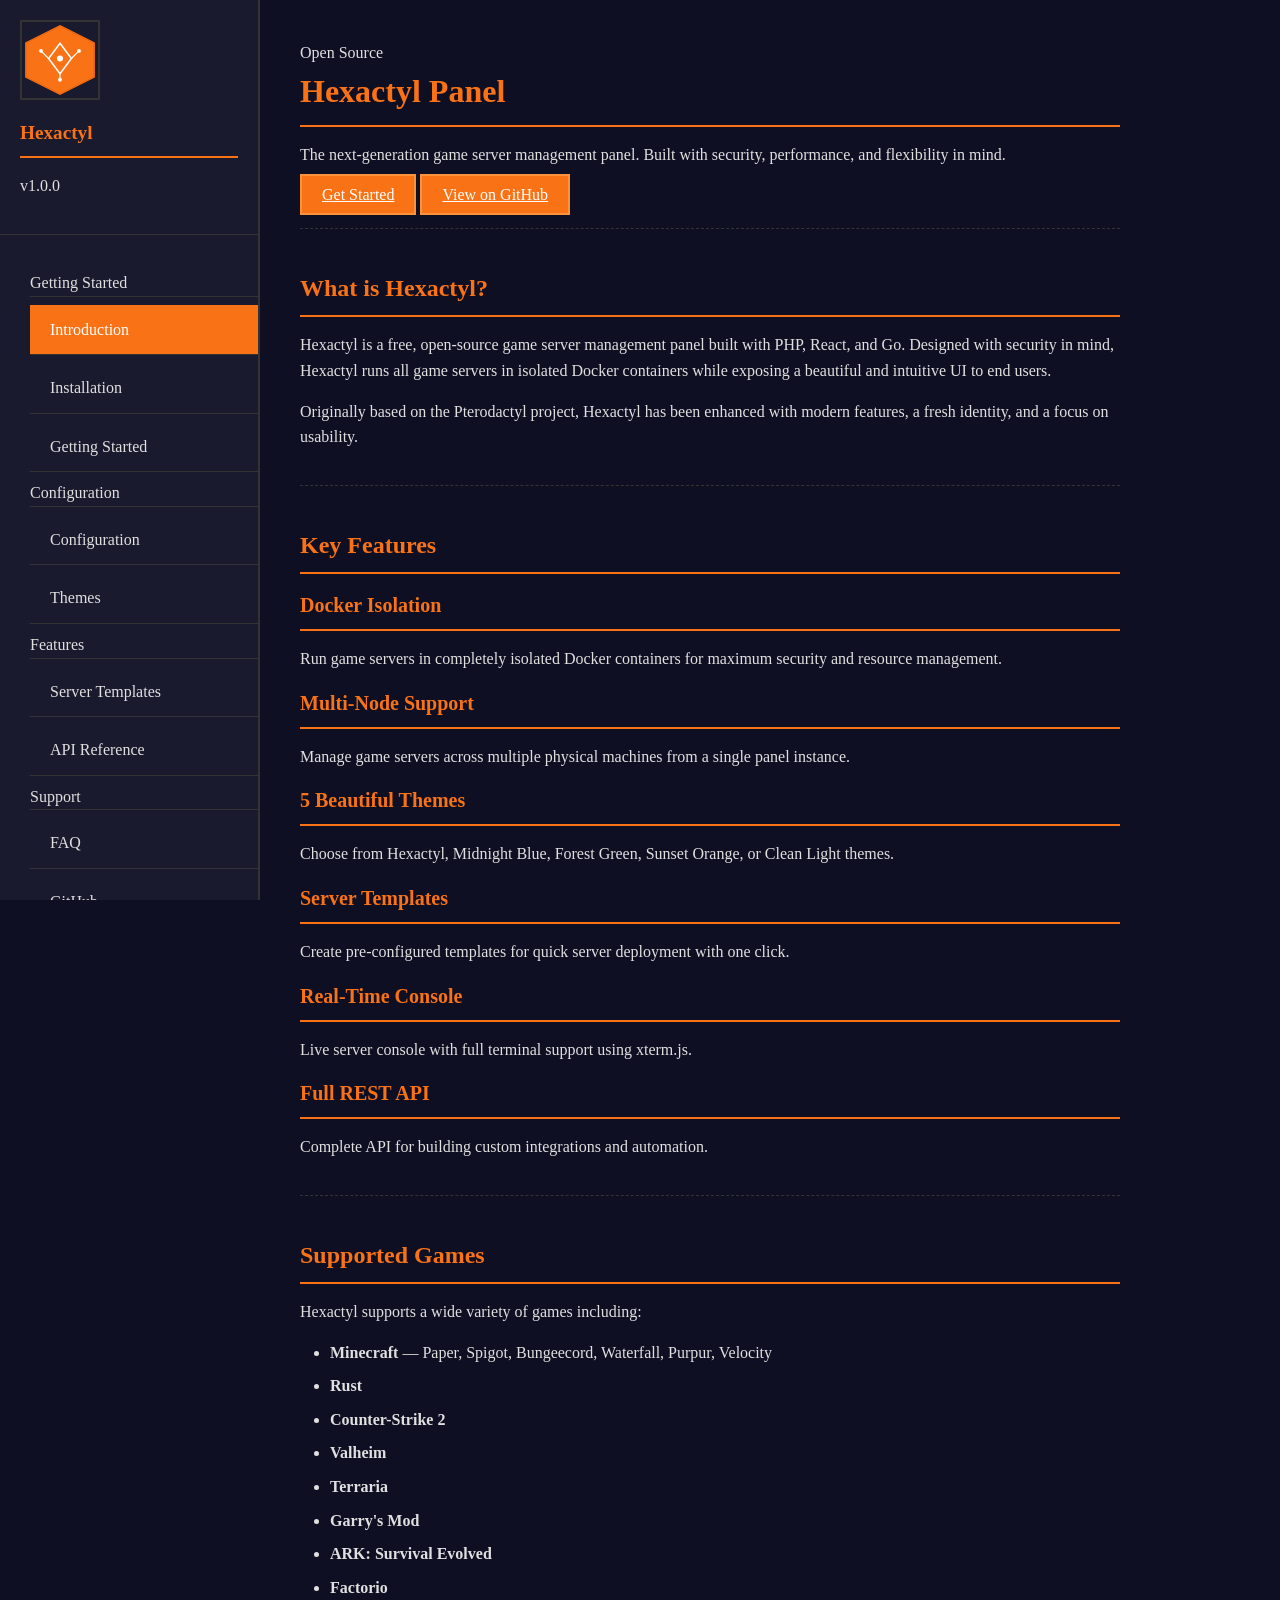
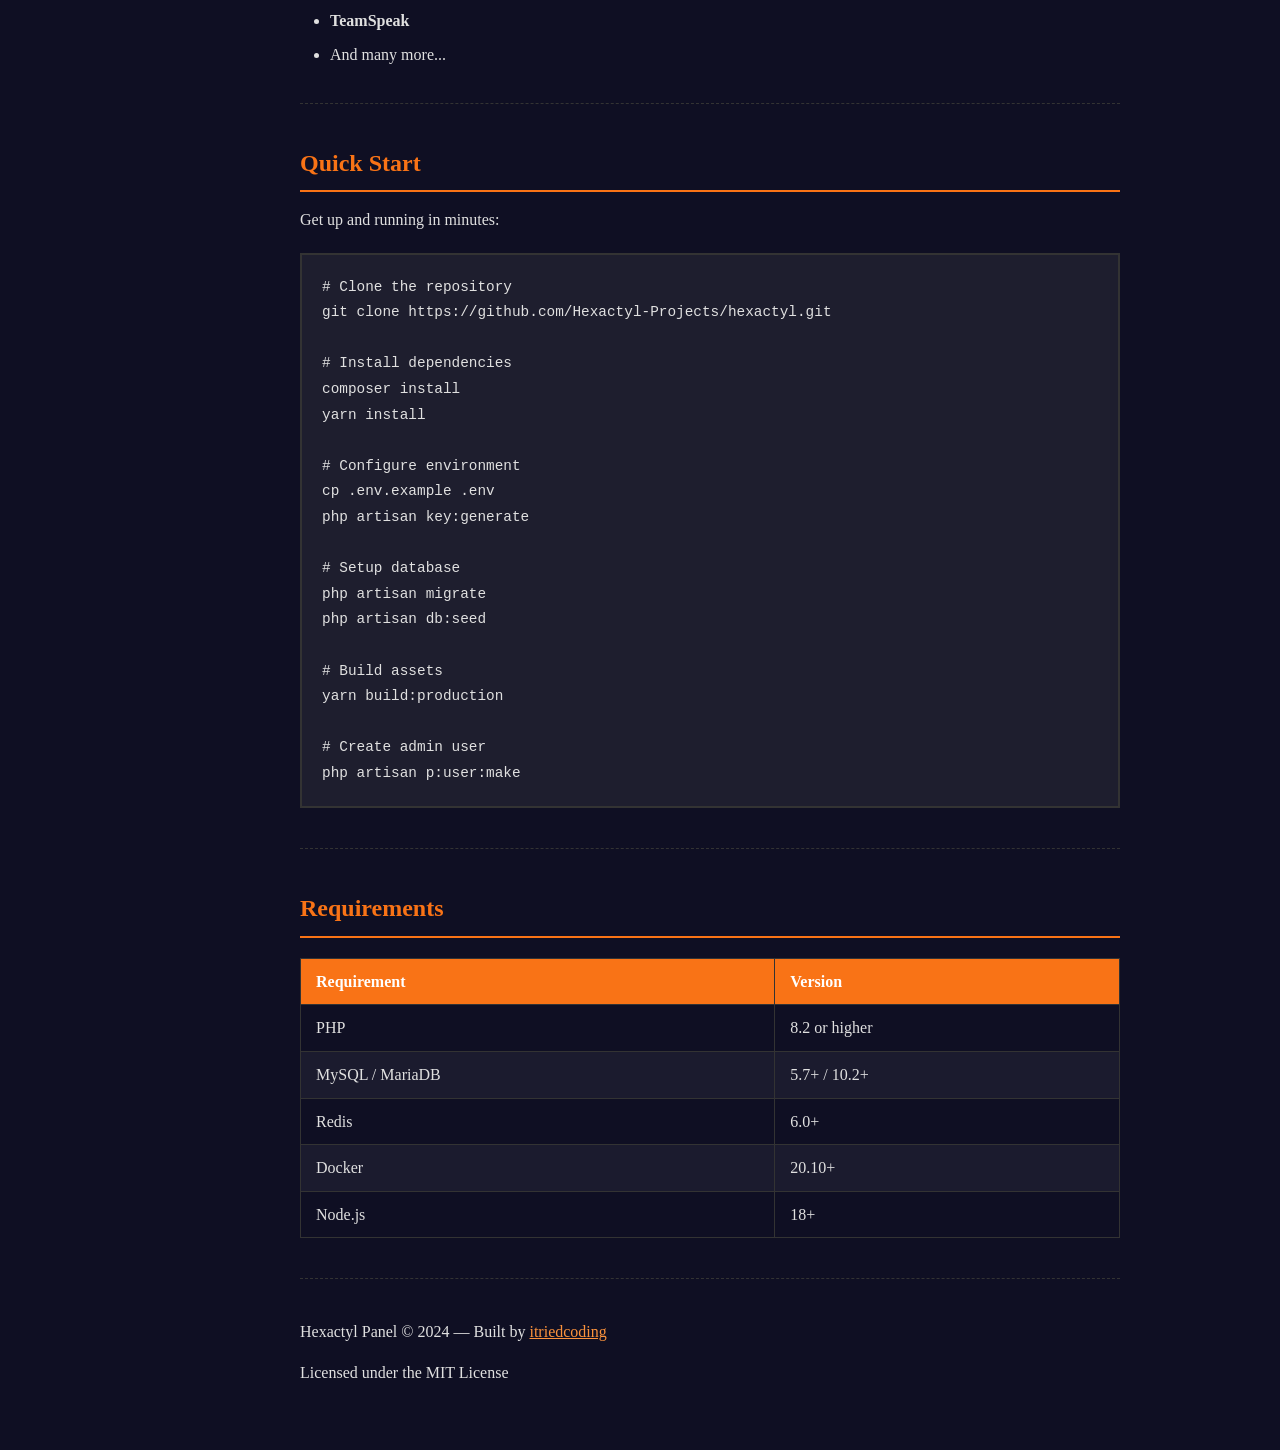
<file: docs/index.html>
<!DOCTYPE html>
<html lang="en">
<head>
    <meta charset="UTF-8">
    <meta name="viewport" content="width=device-width, initial-scale=1.0">
    <title>Hexactyl - Game Server Management Panel</title>
    <meta name="description" content="Hexactyl is a free, open-source game server management panel built with PHP, React, and Go.">
    <link rel="stylesheet" href="styles.css">
    <link rel="icon" href="assets/favicon.ico">
</head>
<body>
    <div class="container">
        <aside class="sidebar" id="sidebar">
            <div class="sidebar-header">
                <img src="assets/hexactyl-logo.svg" alt="Hexactyl" class="logo">
                <h1>Hexactyl</h1>
                <p class="version">v1.0.0</p>
            </div>
            <nav>
                <ul>
                    <li class="nav-section">Getting Started</li>
                    <li><a href="index.html" class="active">Introduction</a></li>
                    <li><a href="installation.html">Installation</a></li>
                    <li><a href="getting-started.html">Getting Started</a></li>
                    <li class="nav-section">Configuration</li>
                    <li><a href="configuration.html">Configuration</a></li>
                    <li><a href="themes.html">Themes</a></li>
                    <li class="nav-section">Features</li>
                    <li><a href="server-templates.html">Server Templates</a></li>
                    <li><a href="api.html">API Reference</a></li>
                    <li class="nav-section">Support</li>
                    <li><a href="faq.html">FAQ</a></li>
                    <li><a href="https://github.com/Hexactyl-Projects/hexactyl" target="_blank">GitHub</a></li>
                </ul>
            </nav>
        </aside>

        <main class="main-content">
            <section class="hero">
                <div class="hero-badge">Open Source</div>
                <h1>Hexactyl Panel</h1>
                <p class="hero-subtitle">The next-generation game server management panel. Built with security, performance, and flexibility in mind.</p>
                <div class="hero-actions">
                    <a href="installation.html" class="btn btn-primary">Get Started</a>
                    <a href="https://github.com/Hexactyl-Projects/hexactyl" class="btn btn-secondary" target="_blank">View on GitHub</a>
                </div>
            </section>

            <section>
                <h2>What is Hexactyl?</h2>
                <p>Hexactyl is a free, open-source game server management panel built with PHP, React, and Go. Designed with security in mind, Hexactyl runs all game servers in isolated Docker containers while exposing a beautiful and intuitive UI to end users.</p>
                <p>Originally based on the Pterodactyl project, Hexactyl has been enhanced with modern features, a fresh identity, and a focus on usability.</p>
            </section>

            <section>
                <h2>Key Features</h2>
                <div class="features-grid">
                    <div class="feature-card">
                        <h3>Docker Isolation</h3>
                        <p>Run game servers in completely isolated Docker containers for maximum security and resource management.</p>
                    </div>
                    <div class="feature-card">
                        <h3>Multi-Node Support</h3>
                        <p>Manage game servers across multiple physical machines from a single panel instance.</p>
                    </div>
                    <div class="feature-card">
                        <h3>5 Beautiful Themes</h3>
                        <p>Choose from Hexactyl, Midnight Blue, Forest Green, Sunset Orange, or Clean Light themes.</p>
                    </div>
                    <div class="feature-card">
                        <h3>Server Templates</h3>
                        <p>Create pre-configured templates for quick server deployment with one click.</p>
                    </div>
                    <div class="feature-card">
                        <h3>Real-Time Console</h3>
                        <p>Live server console with full terminal support using xterm.js.</p>
                    </div>
                    <div class="feature-card">
                        <h3>Full REST API</h3>
                        <p>Complete API for building custom integrations and automation.</p>
                    </div>
                </div>
            </section>

            <section>
                <h2>Supported Games</h2>
                <p>Hexactyl supports a wide variety of games including:</p>
                <ul>
                    <li><strong>Minecraft</strong> &mdash; Paper, Spigot, Bungeecord, Waterfall, Purpur, Velocity</li>
                    <li><strong>Rust</strong></li>
                    <li><strong>Counter-Strike 2</strong></li>
                    <li><strong>Valheim</strong></li>
                    <li><strong>Terraria</strong></li>
                    <li><strong>Garry's Mod</strong></li>
                    <li><strong>ARK: Survival Evolved</strong></li>
                    <li><strong>Factorio</strong></li>
                    <li><strong>TeamSpeak</strong></li>
                    <li>And many more...</li>
                </ul>
            </section>

            <section>
                <h2>Quick Start</h2>
                <p>Get up and running in minutes:</p>
                <pre><code># Clone the repository
git clone https://github.com/Hexactyl-Projects/hexactyl.git

# Install dependencies
composer install
yarn install

# Configure environment
cp .env.example .env
php artisan key:generate

# Setup database
php artisan migrate
php artisan db:seed

# Build assets
yarn build:production

# Create admin user
php artisan p:user:make</code></pre>
            </section>

            <section>
                <h2>Requirements</h2>
                <table>
                    <thead>
                        <tr>
                            <th>Requirement</th>
                            <th>Version</th>
                        </tr>
                    </thead>
                    <tbody>
                        <tr><td>PHP</td><td>8.2 or higher</td></tr>
                        <tr><td>MySQL / MariaDB</td><td>5.7+ / 10.2+</td></tr>
                        <tr><td>Redis</td><td>6.0+</td></tr>
                        <tr><td>Docker</td><td>20.10+</td></tr>
                        <tr><td>Node.js</td><td>18+</td></tr>
                    </tbody>
                </table>
            </section>

            <footer class="footer">
                <p>Hexactyl Panel &copy; 2024 &mdash; Built by <a href="https://github.com/itriedcoding" target="_blank">itriedcoding</a></p>
                <p>Licensed under the MIT License</p>
            </footer>
        </main>
    </div>
</body>
</html>
</file>
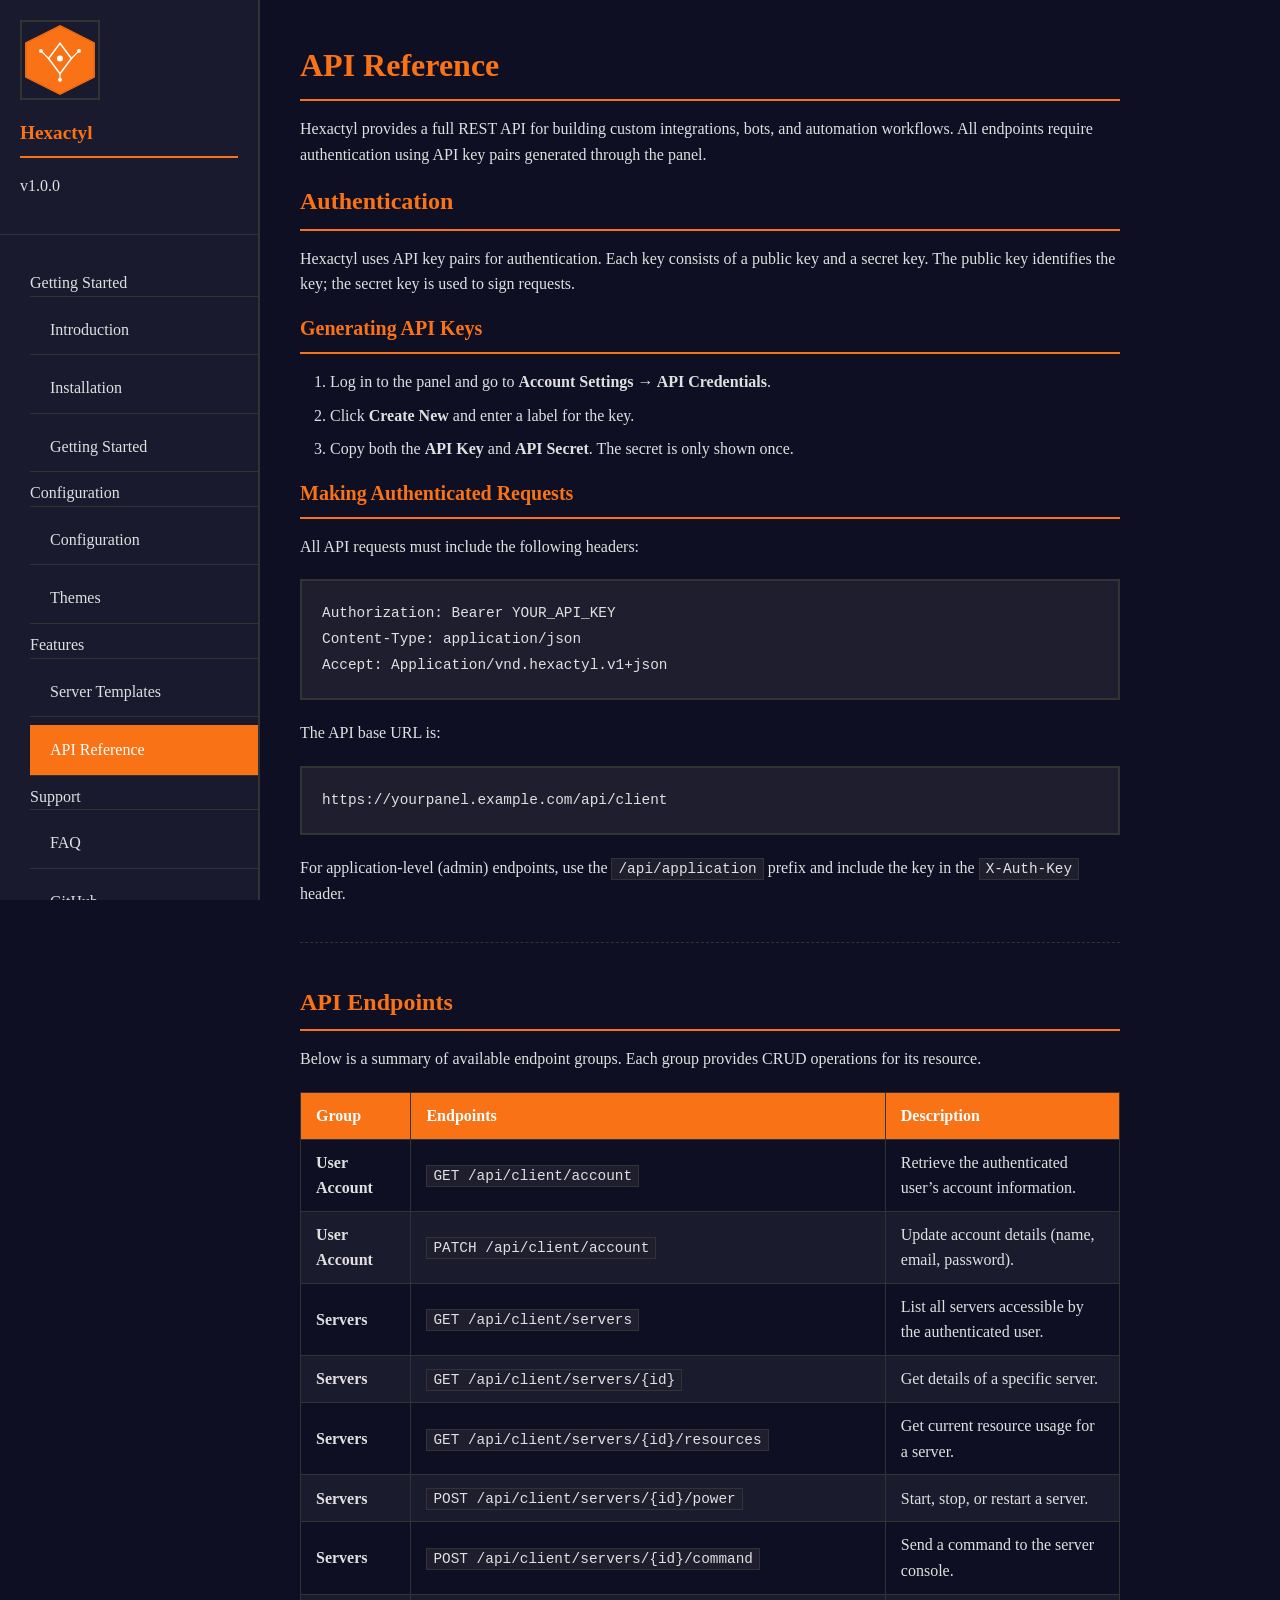
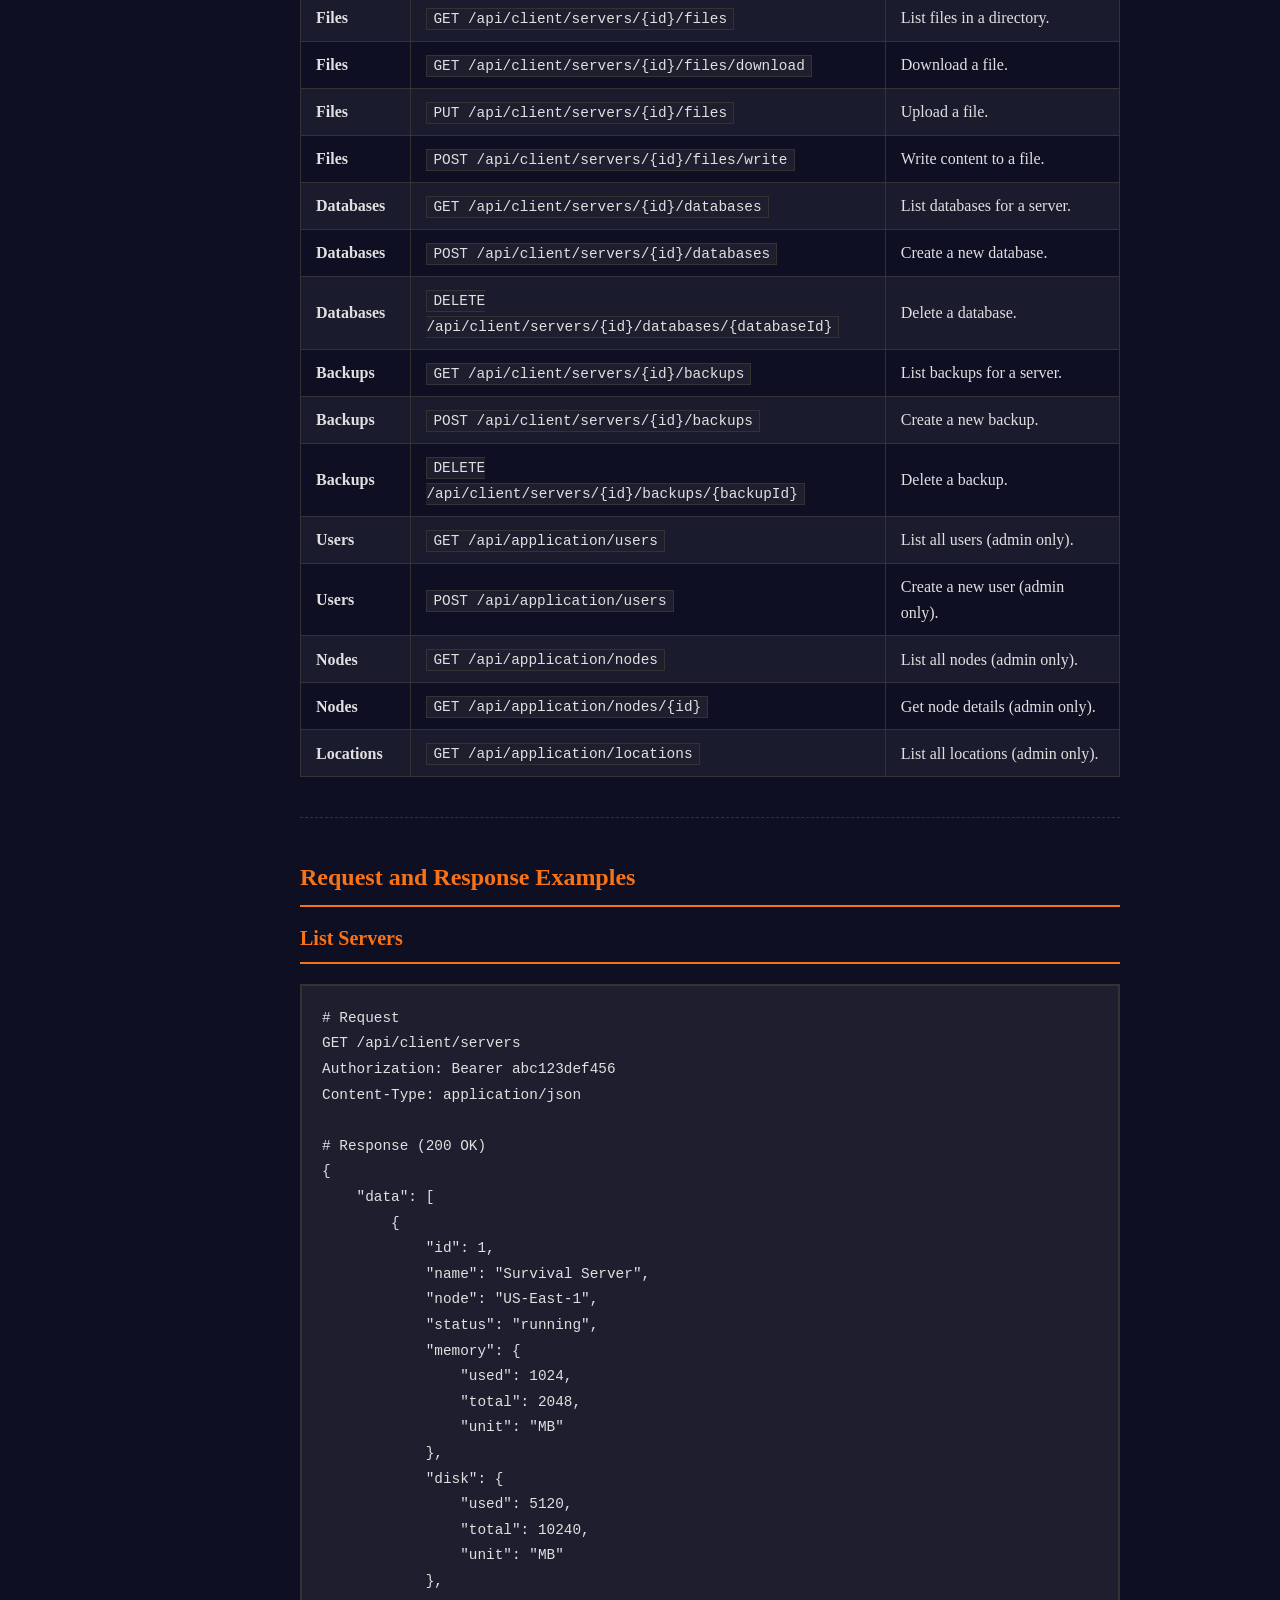
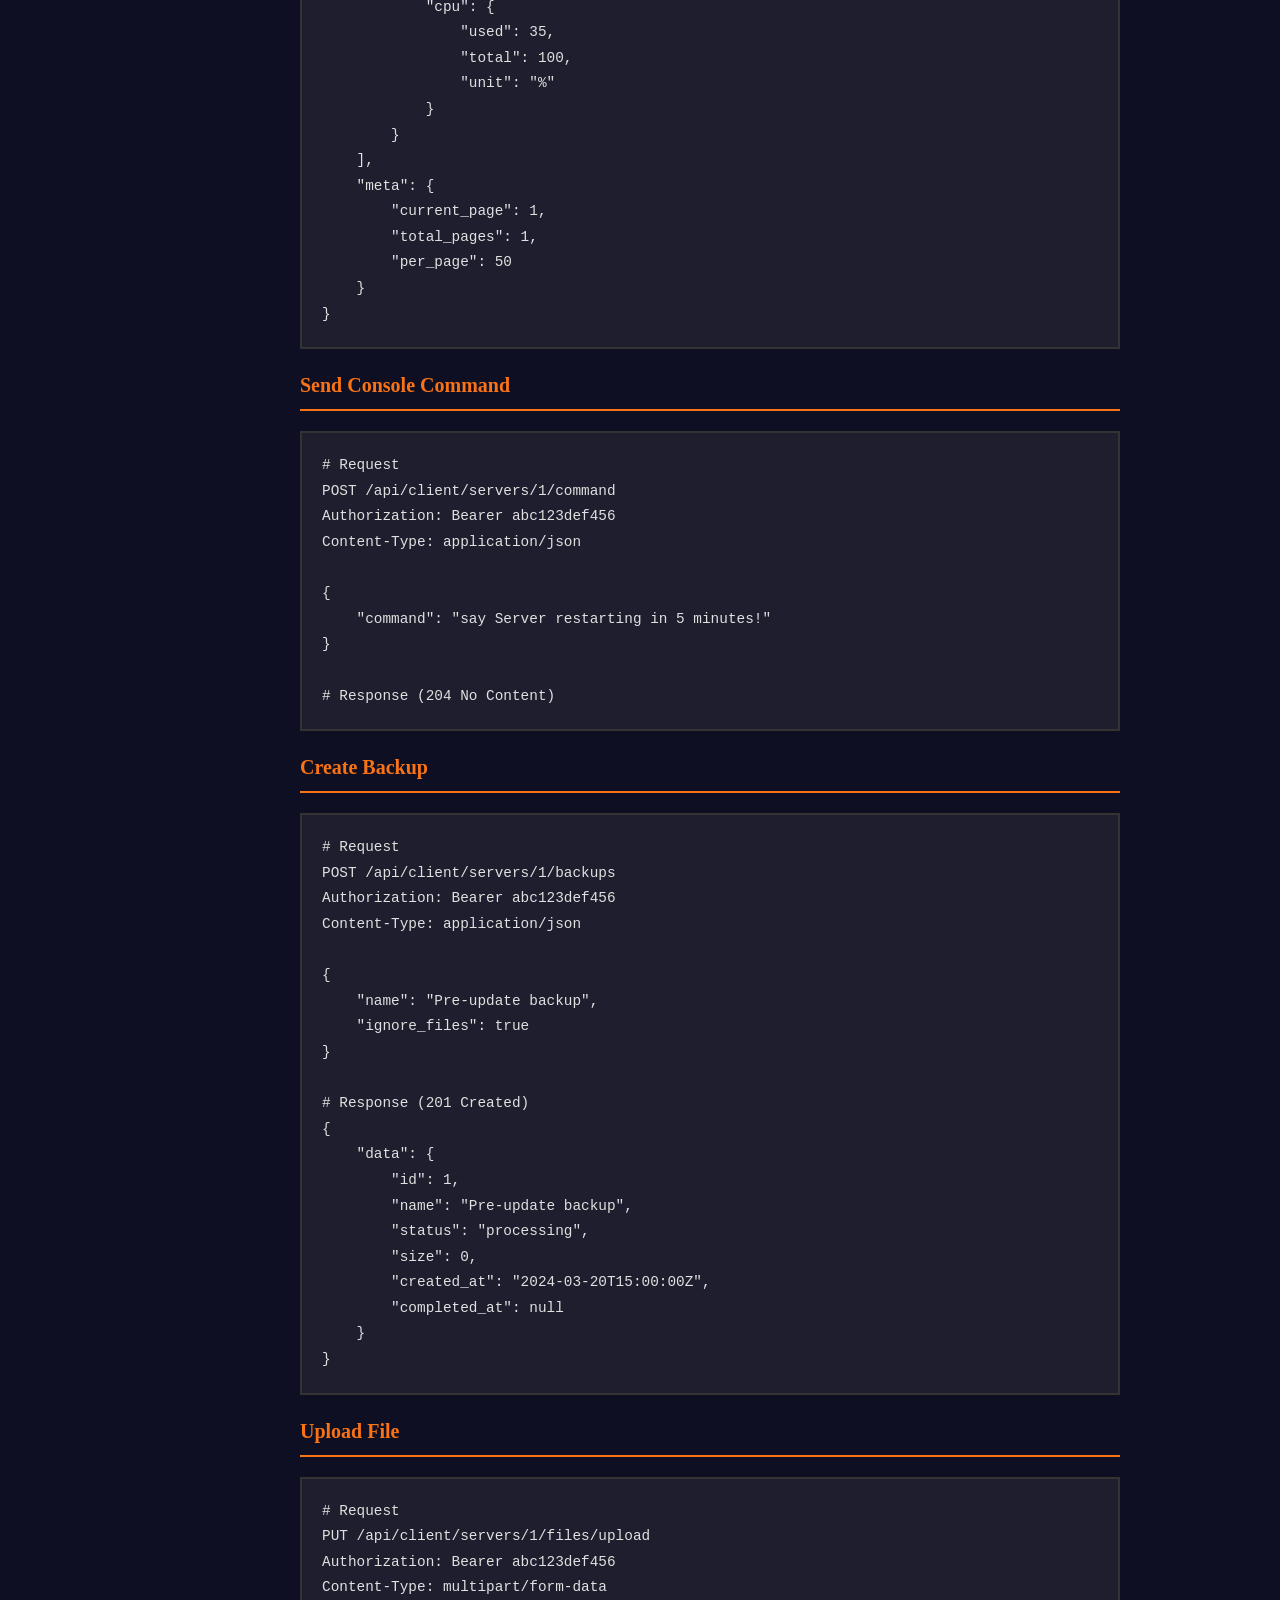
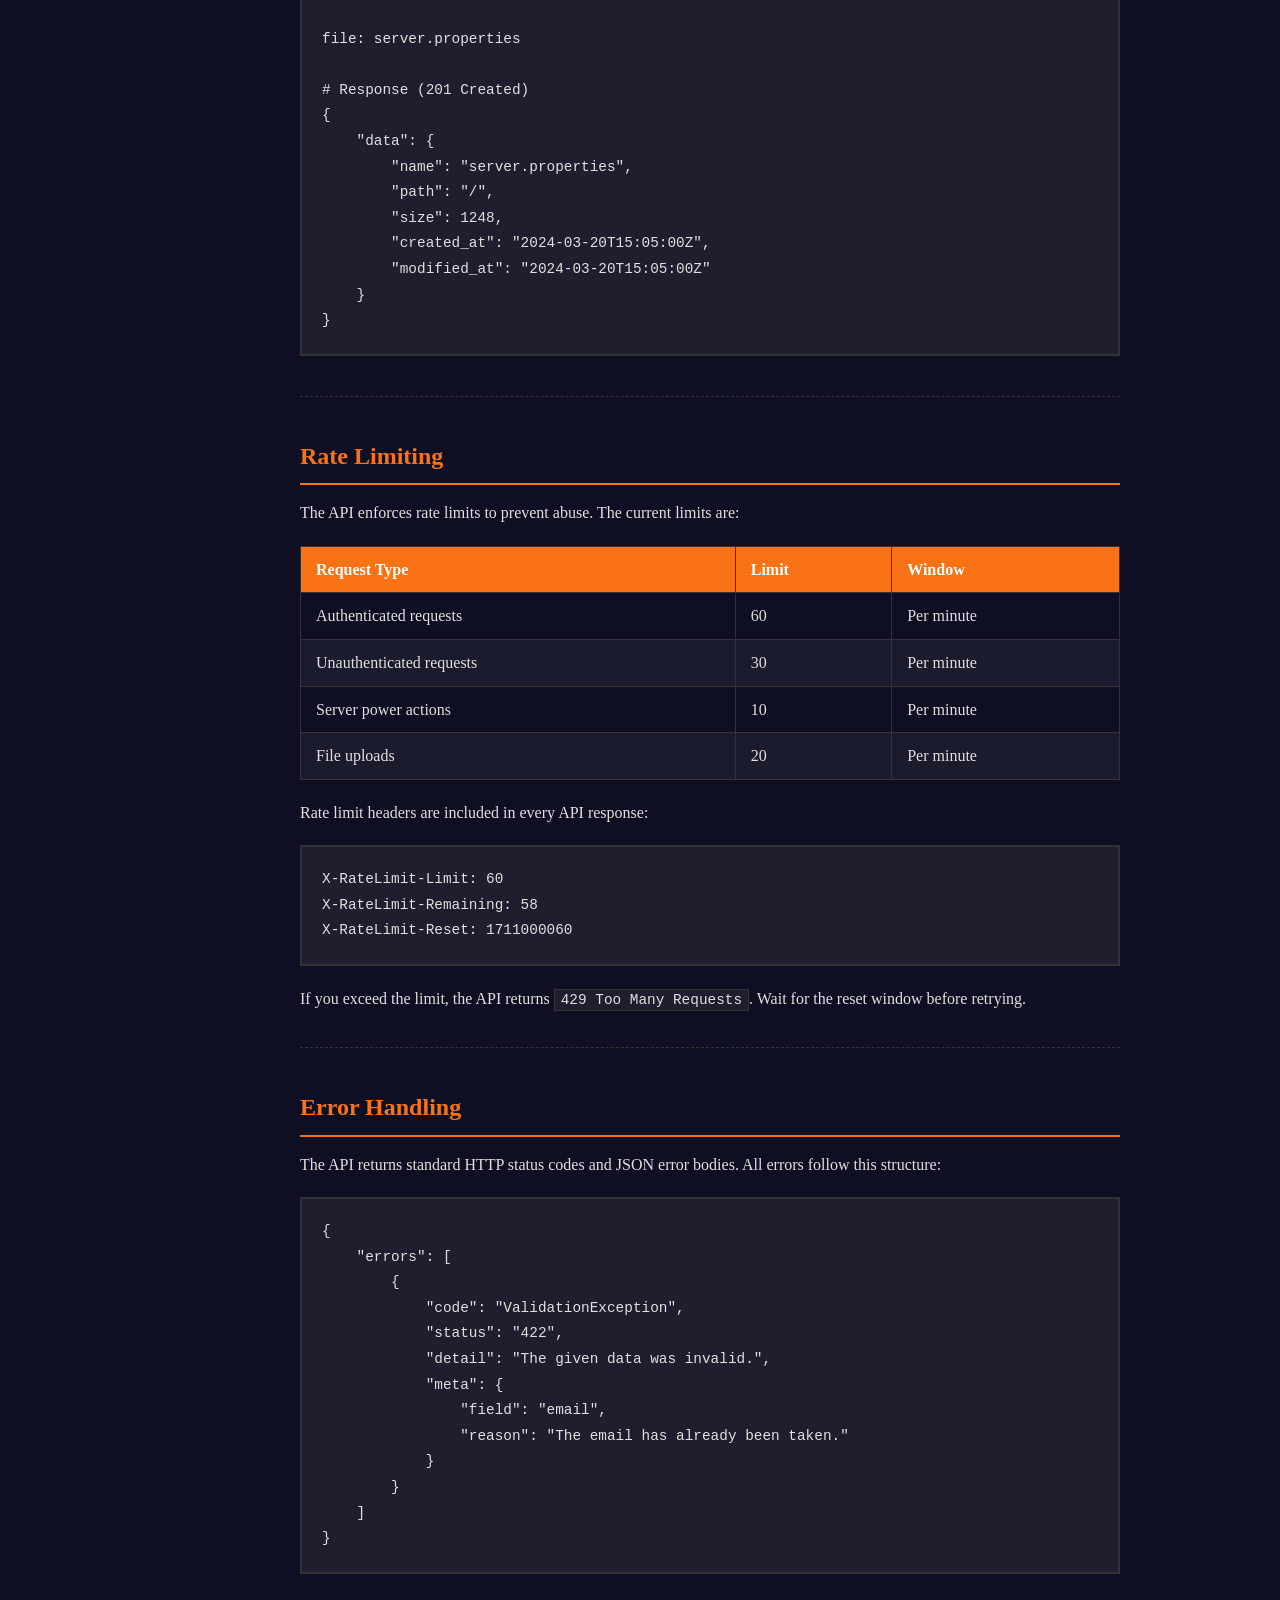
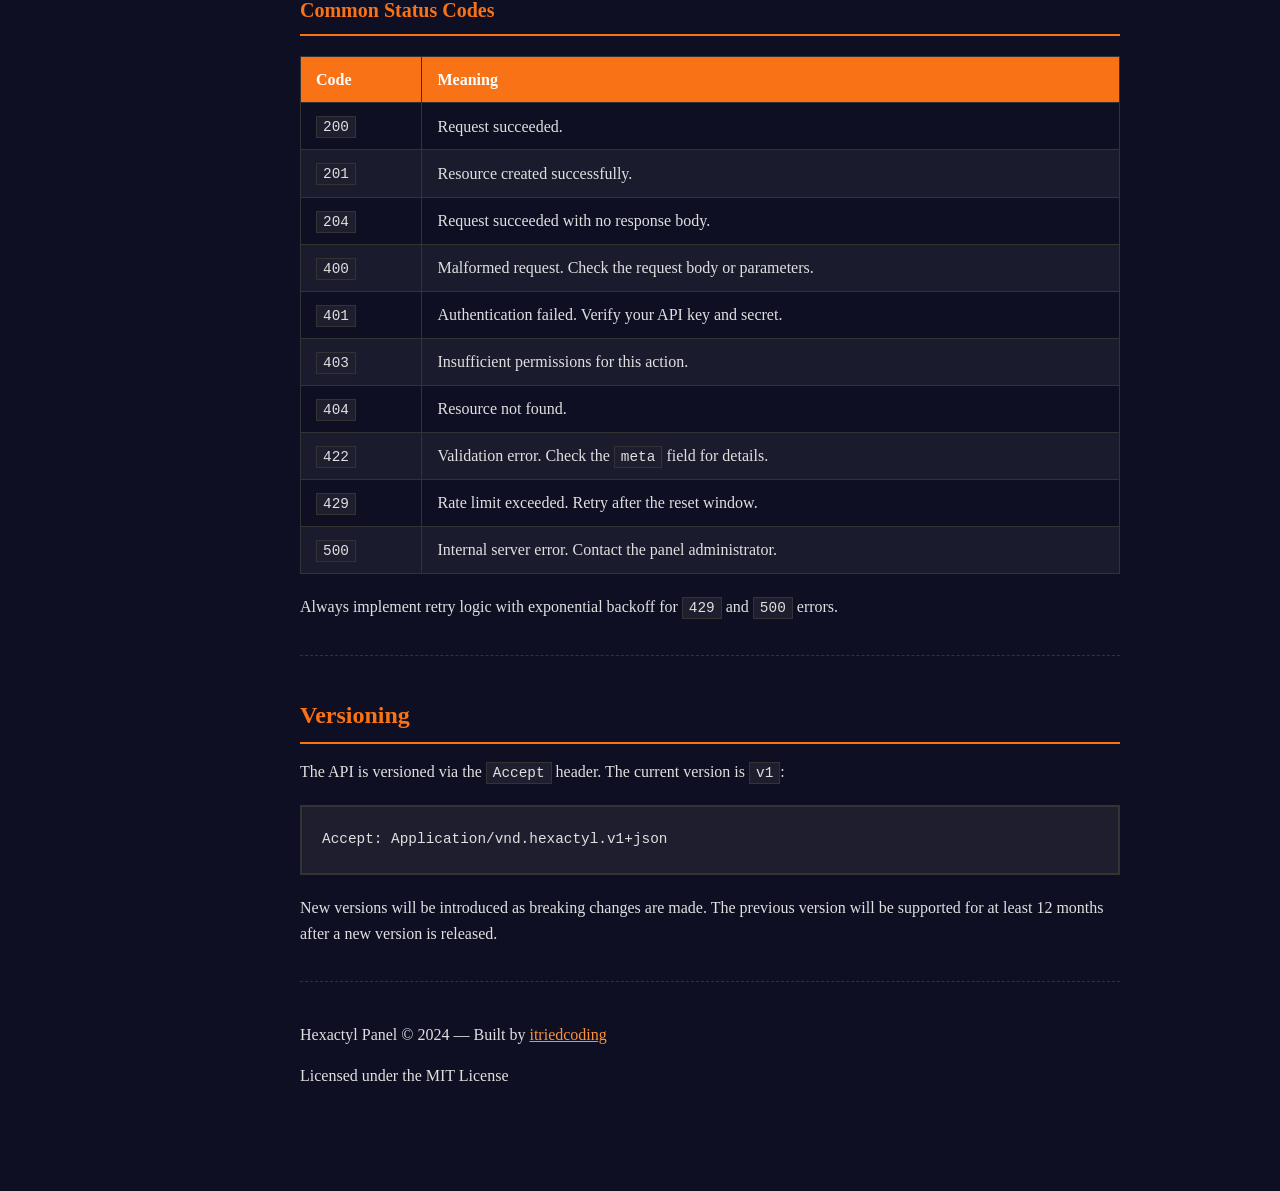
<file: docs/api.html>
<!DOCTYPE html>
<html lang="en">
<head>
    <meta charset="UTF-8">
    <meta name="viewport" content="width=device-width, initial-scale=1.0">
    <title>API Reference - Hexactyl Documentation</title>
    <link rel="stylesheet" href="styles.css">
    <link rel="icon" href="assets/favicon.ico">
</head>
<body>
    <div class="container">
        <aside class="sidebar" id="sidebar">
            <div class="sidebar-header">
                <img src="assets/hexactyl-logo.svg" alt="Hexactyl" class="logo">
                <h1>Hexactyl</h1>
                <p class="version">v1.0.0</p>
            </div>
            <nav>
                <ul>
                    <li class="nav-section">Getting Started</li>
                    <li><a href="index.html">Introduction</a></li>
                    <li><a href="installation.html">Installation</a></li>
                    <li><a href="getting-started.html">Getting Started</a></li>
                    <li class="nav-section">Configuration</li>
                    <li><a href="configuration.html">Configuration</a></li>
                    <li><a href="themes.html">Themes</a></li>
                    <li class="nav-section">Features</li>
                    <li><a href="server-templates.html">Server Templates</a></li>
                    <li><a href="api.html" class="active">API Reference</a></li>
                    <li class="nav-section">Support</li>
                    <li><a href="faq.html">FAQ</a></li>
                    <li><a href="https://github.com/Hexactyl-Projects/hexactyl" target="_blank">GitHub</a></li>
                </ul>
            </nav>
        </aside>

        <main class="main-content">
            <h1>API Reference</h1>
            <p>Hexactyl provides a full REST API for building custom integrations, bots, and automation workflows. All endpoints require authentication using API key pairs generated through the panel.</p>

            <section>
                <h2>Authentication</h2>
                <p>Hexactyl uses API key pairs for authentication. Each key consists of a public key and a secret key. The public key identifies the key; the secret key is used to sign requests.</p>
                <h3>Generating API Keys</h3>
                <ol>
                    <li>Log in to the panel and go to <strong>Account Settings &rarr; API Credentials</strong>.</li>
                    <li>Click <strong>Create New</strong> and enter a label for the key.</li>
                    <li>Copy both the <strong>API Key</strong> and <strong>API Secret</strong>. The secret is only shown once.</li>
                </ol>
                <h3>Making Authenticated Requests</h3>
                <p>All API requests must include the following headers:</p>
                <pre><code>Authorization: Bearer YOUR_API_KEY
Content-Type: application/json
Accept: Application/vnd.hexactyl.v1+json</code></pre>
                <p>The API base URL is:</p>
                <pre><code>https://yourpanel.example.com/api/client</code></pre>
                <p>For application-level (admin) endpoints, use the <code>/api/application</code> prefix and include the key in the <code>X-Auth-Key</code> header.</p>
            </section>

            <section>
                <h2>API Endpoints</h2>
                <p>Below is a summary of available endpoint groups. Each group provides CRUD operations for its resource.</p>
                <table>
                    <thead>
                        <tr>
                            <th>Group</th>
                            <th>Endpoints</th>
                            <th>Description</th>
                        </tr>
                    </thead>
                    <tbody>
                        <tr><td><strong>User Account</strong></td><td><code>GET /api/client/account</code></td><td>Retrieve the authenticated user&rsquo;s account information.</td></tr>
                        <tr><td><strong>User Account</strong></td><td><code>PATCH /api/client/account</code></td><td>Update account details (name, email, password).</td></tr>
                        <tr><td><strong>Servers</strong></td><td><code>GET /api/client/servers</code></td><td>List all servers accessible by the authenticated user.</td></tr>
                        <tr><td><strong>Servers</strong></td><td><code>GET /api/client/servers/{id}</code></td><td>Get details of a specific server.</td></tr>
                        <tr><td><strong>Servers</strong></td><td><code>GET /api/client/servers/{id}/resources</code></td><td>Get current resource usage for a server.</td></tr>
                        <tr><td><strong>Servers</strong></td><td><code>POST /api/client/servers/{id}/power</code></td><td>Start, stop, or restart a server.</td></tr>
                        <tr><td><strong>Servers</strong></td><td><code>POST /api/client/servers/{id}/command</code></td><td>Send a command to the server console.</td></tr>
                        <tr><td><strong>Files</strong></td><td><code>GET /api/client/servers/{id}/files</code></td><td>List files in a directory.</td></tr>
                        <tr><td><strong>Files</strong></td><td><code>GET /api/client/servers/{id}/files/download</code></td><td>Download a file.</td></tr>
                        <tr><td><strong>Files</strong></td><td><code>PUT /api/client/servers/{id}/files</code></td><td>Upload a file.</td></tr>
                        <tr><td><strong>Files</strong></td><td><code>POST /api/client/servers/{id}/files/write</code></td><td>Write content to a file.</td></tr>
                        <tr><td><strong>Databases</strong></td><td><code>GET /api/client/servers/{id}/databases</code></td><td>List databases for a server.</td></tr>
                        <tr><td><strong>Databases</strong></td><td><code>POST /api/client/servers/{id}/databases</code></td><td>Create a new database.</td></tr>
                        <tr><td><strong>Databases</strong></td><td><code>DELETE /api/client/servers/{id}/databases/{databaseId}</code></td><td>Delete a database.</td></tr>
                        <tr><td><strong>Backups</strong></td><td><code>GET /api/client/servers/{id}/backups</code></td><td>List backups for a server.</td></tr>
                        <tr><td><strong>Backups</strong></td><td><code>POST /api/client/servers/{id}/backups</code></td><td>Create a new backup.</td></tr>
                        <tr><td><strong>Backups</strong></td><td><code>DELETE /api/client/servers/{id}/backups/{backupId}</code></td><td>Delete a backup.</td></tr>
                        <tr><td><strong>Users</strong></td><td><code>GET /api/application/users</code></td><td>List all users (admin only).</td></tr>
                        <tr><td><strong>Users</strong></td><td><code>POST /api/application/users</code></td><td>Create a new user (admin only).</td></tr>
                        <tr><td><strong>Nodes</strong></td><td><code>GET /api/application/nodes</code></td><td>List all nodes (admin only).</td></tr>
                        <tr><td><strong>Nodes</strong></td><td><code>GET /api/application/nodes/{id}</code></td><td>Get node details (admin only).</td></tr>
                        <tr><td><strong>Locations</strong></td><td><code>GET /api/application/locations</code></td><td>List all locations (admin only).</td></tr>
                    </tbody>
                </table>
            </section>

            <section>
                <h2>Request and Response Examples</h2>
                <h3>List Servers</h3>
                <pre><code># Request
GET /api/client/servers
Authorization: Bearer abc123def456
Content-Type: application/json

# Response (200 OK)
{
    "data": [
        {
            "id": 1,
            "name": "Survival Server",
            "node": "US-East-1",
            "status": "running",
            "memory": {
                "used": 1024,
                "total": 2048,
                "unit": "MB"
            },
            "disk": {
                "used": 5120,
                "total": 10240,
                "unit": "MB"
            },
            "cpu": {
                "used": 35,
                "total": 100,
                "unit": "%"
            }
        }
    ],
    "meta": {
        "current_page": 1,
        "total_pages": 1,
        "per_page": 50
    }
}</code></pre>

                <h3>Send Console Command</h3>
                <pre><code># Request
POST /api/client/servers/1/command
Authorization: Bearer abc123def456
Content-Type: application/json

{
    "command": "say Server restarting in 5 minutes!"
}

# Response (204 No Content)</code></pre>

                <h3>Create Backup</h3>
                <pre><code># Request
POST /api/client/servers/1/backups
Authorization: Bearer abc123def456
Content-Type: application/json

{
    "name": "Pre-update backup",
    "ignore_files": true
}

# Response (201 Created)
{
    "data": {
        "id": 1,
        "name": "Pre-update backup",
        "status": "processing",
        "size": 0,
        "created_at": "2024-03-20T15:00:00Z",
        "completed_at": null
    }
}</code></pre>

                <h3>Upload File</h3>
                <pre><code># Request
PUT /api/client/servers/1/files/upload
Authorization: Bearer abc123def456
Content-Type: multipart/form-data

file: server.properties

# Response (201 Created)
{
    "data": {
        "name": "server.properties",
        "path": "/",
        "size": 1248,
        "created_at": "2024-03-20T15:05:00Z",
        "modified_at": "2024-03-20T15:05:00Z"
    }
}</code></pre>
            </section>

            <section>
                <h2>Rate Limiting</h2>
                <p>The API enforces rate limits to prevent abuse. The current limits are:</p>
                <table>
                    <thead>
                        <tr>
                            <th>Request Type</th>
                            <th>Limit</th>
                            <th>Window</th>
                        </tr>
                    </thead>
                    <tbody>
                        <tr><td>Authenticated requests</td><td>60</td><td>Per minute</td></tr>
                        <tr><td>Unauthenticated requests</td><td>30</td><td>Per minute</td></tr>
                        <tr><td>Server power actions</td><td>10</td><td>Per minute</td></tr>
                        <tr><td>File uploads</td><td>20</td><td>Per minute</td></tr>
                    </tbody>
                </table>
                <p>Rate limit headers are included in every API response:</p>
                <pre><code>X-RateLimit-Limit: 60
X-RateLimit-Remaining: 58
X-RateLimit-Reset: 1711000060</code></pre>
                <p>If you exceed the limit, the API returns <code>429 Too Many Requests</code>. Wait for the reset window before retrying.</p>
            </section>

            <section>
                <h2>Error Handling</h2>
                <p>The API returns standard HTTP status codes and JSON error bodies. All errors follow this structure:</p>
                <pre><code>{
    "errors": [
        {
            "code": "ValidationException",
            "status": "422",
            "detail": "The given data was invalid.",
            "meta": {
                "field": "email",
                "reason": "The email has already been taken."
            }
        }
    ]
}</code></pre>
                <h3>Common Status Codes</h3>
                <table>
                    <thead>
                        <tr>
                            <th>Code</th>
                            <th>Meaning</th>
                        </tr>
                    </thead>
                    <tbody>
                        <tr><td><code>200</code></td><td>Request succeeded.</td></tr>
                        <tr><td><code>201</code></td><td>Resource created successfully.</td></tr>
                        <tr><td><code>204</code></td><td>Request succeeded with no response body.</td></tr>
                        <tr><td><code>400</code></td><td>Malformed request. Check the request body or parameters.</td></tr>
                        <tr><td><code>401</code></td><td>Authentication failed. Verify your API key and secret.</td></tr>
                        <tr><td><code>403</code></td><td>Insufficient permissions for this action.</td></tr>
                        <tr><td><code>404</code></td><td>Resource not found.</td></tr>
                        <tr><td><code>422</code></td><td>Validation error. Check the <code>meta</code> field for details.</td></tr>
                        <tr><td><code>429</code></td><td>Rate limit exceeded. Retry after the reset window.</td></tr>
                        <tr><td><code>500</code></td><td>Internal server error. Contact the panel administrator.</td></tr>
                    </tbody>
                </table>
                <p>Always implement retry logic with exponential backoff for <code>429</code> and <code>500</code> errors.</p>
            </section>

            <section>
                <h2>Versioning</h2>
                <p>The API is versioned via the <code>Accept</code> header. The current version is <code>v1</code>:</p>
                <pre><code>Accept: Application/vnd.hexactyl.v1+json</code></pre>
                <p>New versions will be introduced as breaking changes are made. The previous version will be supported for at least 12 months after a new version is released.</p>
            </section>

            <footer class="footer">
                <p>Hexactyl Panel &copy; 2024 &mdash; Built by <a href="https://github.com/itriedcoding" target="_blank">itriedcoding</a></p>
                <p>Licensed under the MIT License</p>
            </footer>
        </main>
    </div>
</body>
</html>
</file>
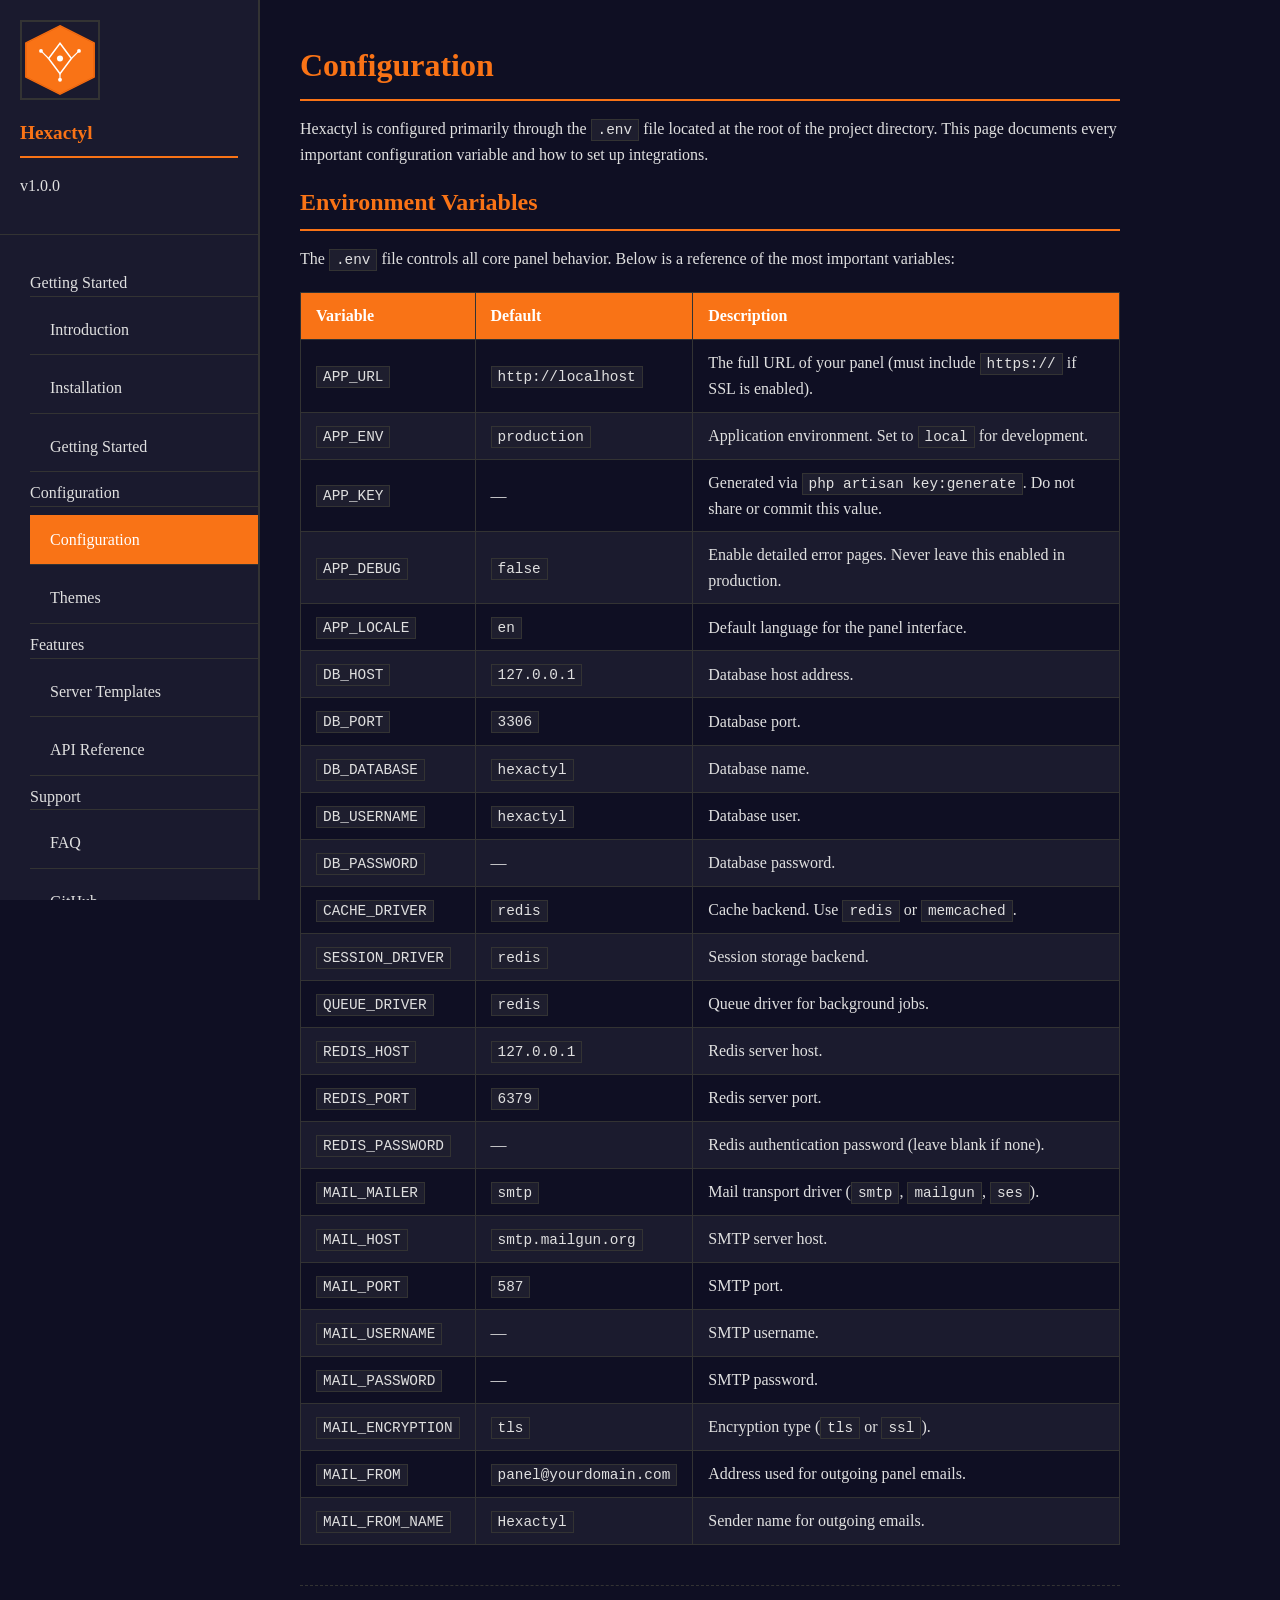
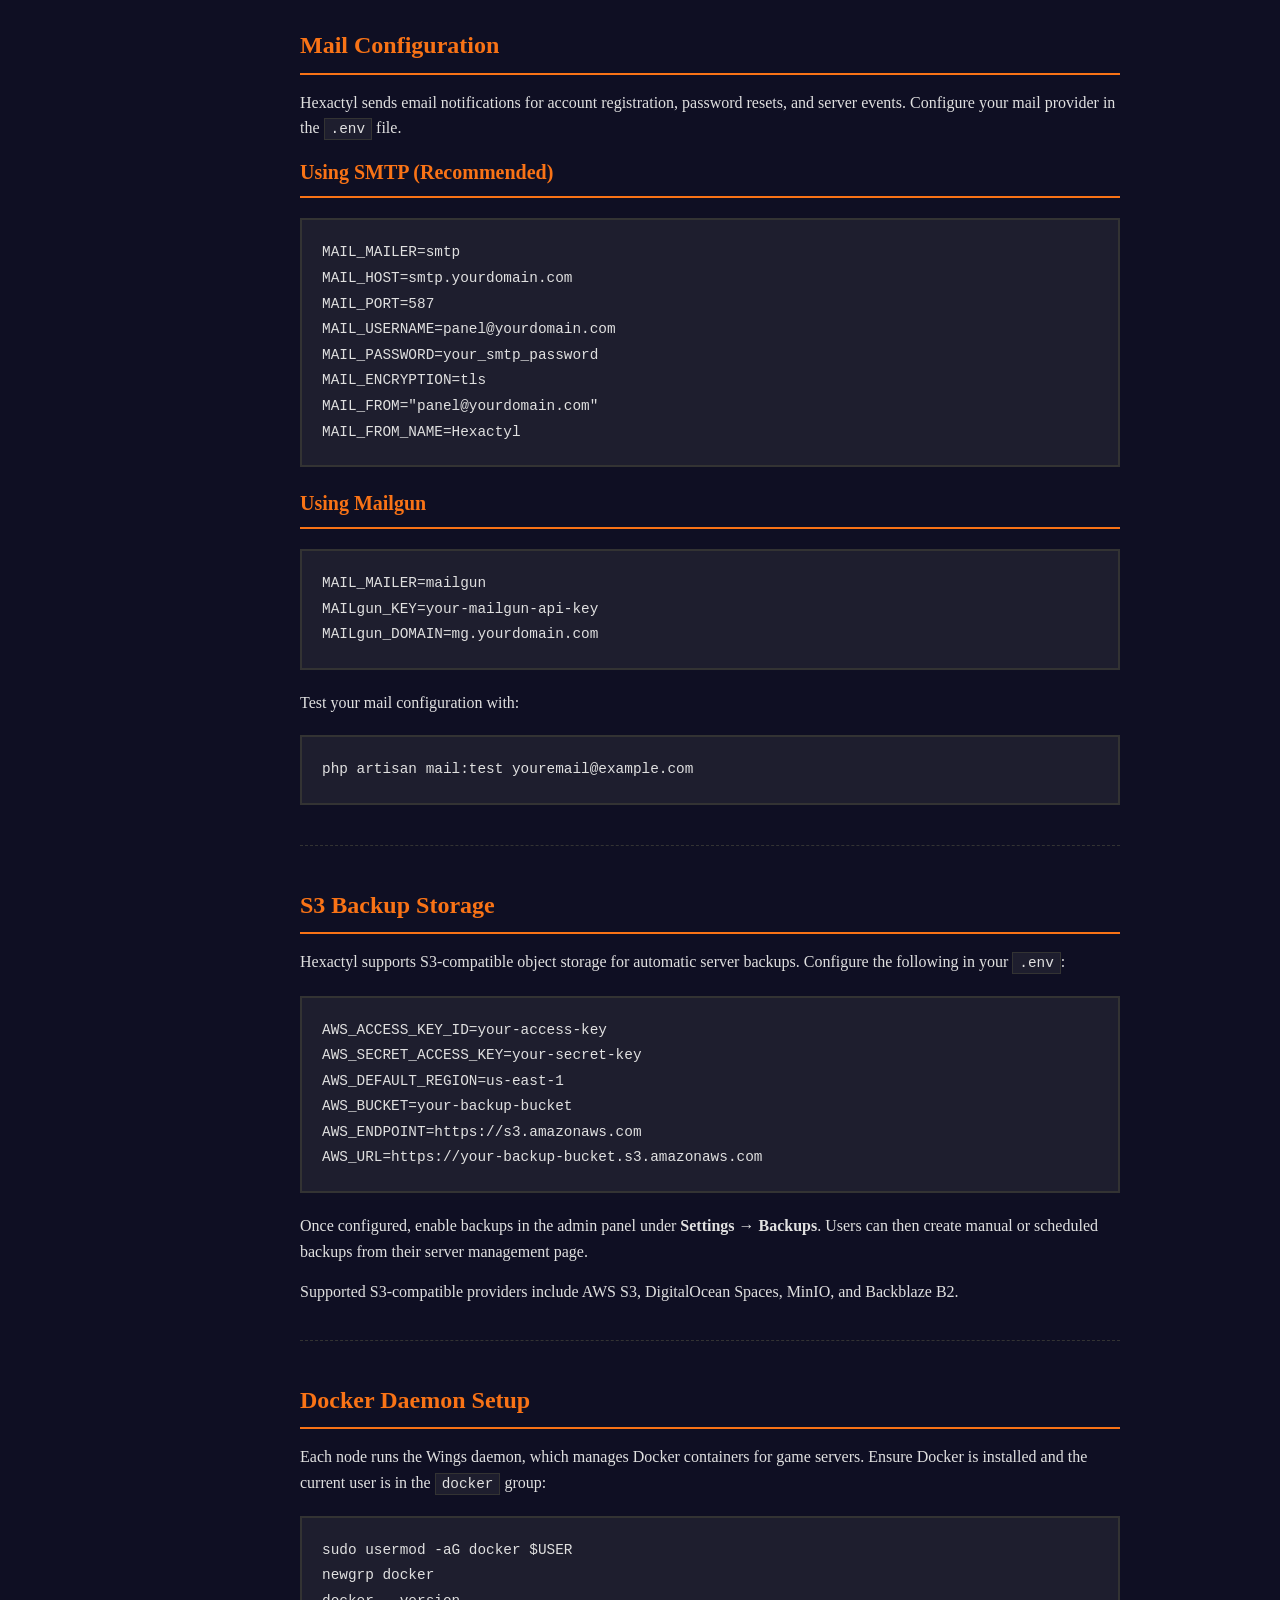
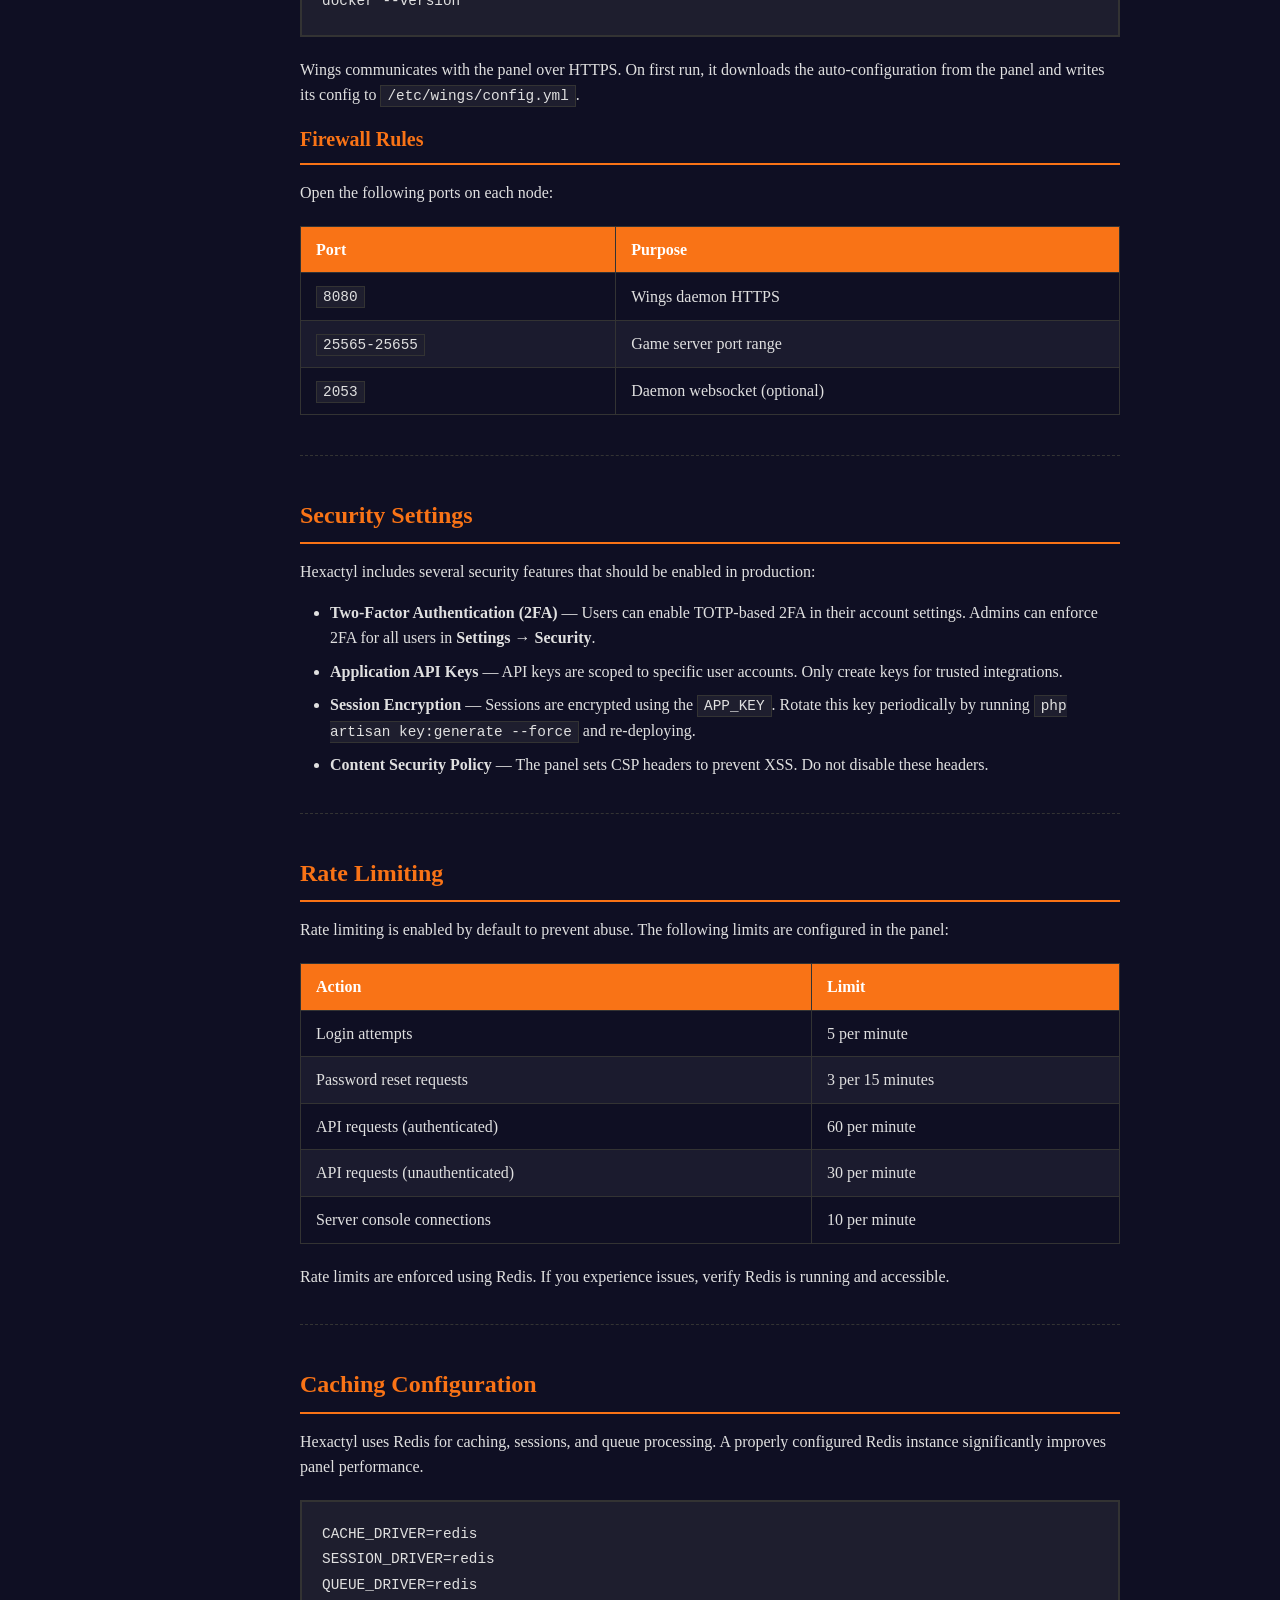
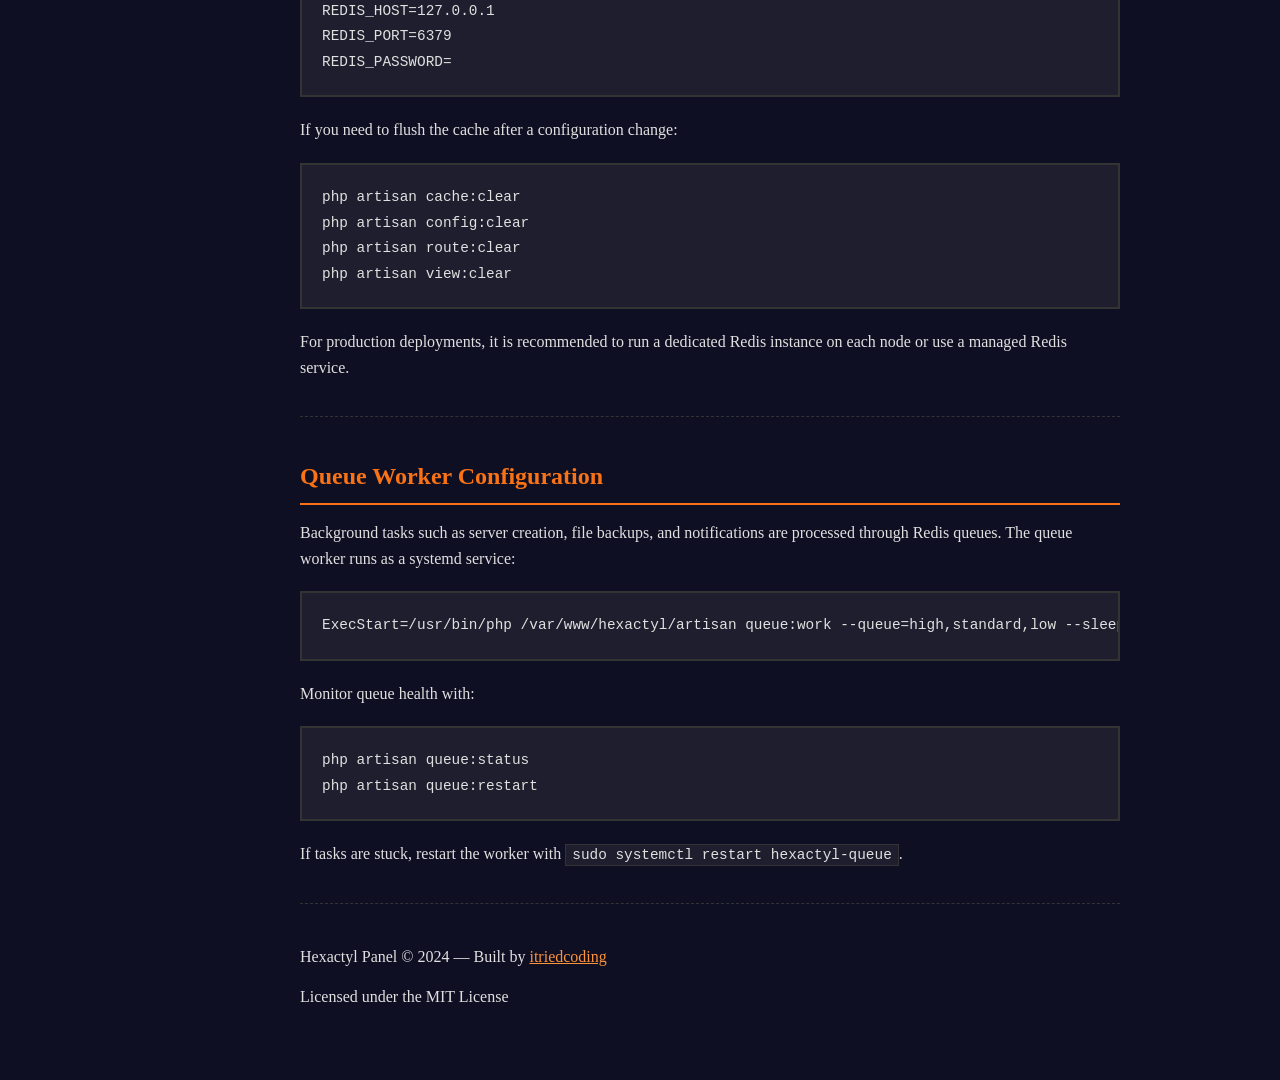
<file: docs/configuration.html>
<!DOCTYPE html>
<html lang="en">
<head>
    <meta charset="UTF-8">
    <meta name="viewport" content="width=device-width, initial-scale=1.0">
    <title>Configuration - Hexactyl Documentation</title>
    <link rel="stylesheet" href="styles.css">
    <link rel="icon" href="assets/favicon.ico">
</head>
<body>
    <div class="container">
        <aside class="sidebar" id="sidebar">
            <div class="sidebar-header">
                <img src="assets/hexactyl-logo.svg" alt="Hexactyl" class="logo">
                <h1>Hexactyl</h1>
                <p class="version">v1.0.0</p>
            </div>
            <nav>
                <ul>
                    <li class="nav-section">Getting Started</li>
                    <li><a href="index.html">Introduction</a></li>
                    <li><a href="installation.html">Installation</a></li>
                    <li><a href="getting-started.html">Getting Started</a></li>
                    <li class="nav-section">Configuration</li>
                    <li><a href="configuration.html" class="active">Configuration</a></li>
                    <li><a href="themes.html">Themes</a></li>
                    <li class="nav-section">Features</li>
                    <li><a href="server-templates.html">Server Templates</a></li>
                    <li><a href="api.html">API Reference</a></li>
                    <li class="nav-section">Support</li>
                    <li><a href="faq.html">FAQ</a></li>
                    <li><a href="https://github.com/Hexactyl-Projects/hexactyl" target="_blank">GitHub</a></li>
                </ul>
            </nav>
        </aside>

        <main class="main-content">
            <h1>Configuration</h1>
            <p>Hexactyl is configured primarily through the <code>.env</code> file located at the root of the project directory. This page documents every important configuration variable and how to set up integrations.</p>

            <section>
                <h2>Environment Variables</h2>
                <p>The <code>.env</code> file controls all core panel behavior. Below is a reference of the most important variables:</p>
                <table>
                    <thead>
                        <tr>
                            <th>Variable</th>
                            <th>Default</th>
                            <th>Description</th>
                        </tr>
                    </thead>
                    <tbody>
                        <tr><td><code>APP_URL</code></td><td><code>http://localhost</code></td><td>The full URL of your panel (must include <code>https://</code> if SSL is enabled).</td></tr>
                        <tr><td><code>APP_ENV</code></td><td><code>production</code></td><td>Application environment. Set to <code>local</code> for development.</td></tr>
                        <tr><td><code>APP_KEY</code></td><td>&mdash;</td><td>Generated via <code>php artisan key:generate</code>. Do not share or commit this value.</td></tr>
                        <tr><td><code>APP_DEBUG</code></td><td><code>false</code></td><td>Enable detailed error pages. Never leave this enabled in production.</td></tr>
                        <tr><td><code>APP_LOCALE</code></td><td><code>en</code></td><td>Default language for the panel interface.</td></tr>
                        <tr><td><code>DB_HOST</code></td><td><code>127.0.0.1</code></td><td>Database host address.</td></tr>
                        <tr><td><code>DB_PORT</code></td><td><code>3306</code></td><td>Database port.</td></tr>
                        <tr><td><code>DB_DATABASE</code></td><td><code>hexactyl</code></td><td>Database name.</td></tr>
                        <tr><td><code>DB_USERNAME</code></td><td><code>hexactyl</code></td><td>Database user.</td></tr>
                        <tr><td><code>DB_PASSWORD</code></td><td>&mdash;</td><td>Database password.</td></tr>
                        <tr><td><code>CACHE_DRIVER</code></td><td><code>redis</code></td><td>Cache backend. Use <code>redis</code> or <code>memcached</code>.</td></tr>
                        <tr><td><code>SESSION_DRIVER</code></td><td><code>redis</code></td><td>Session storage backend.</td></tr>
                        <tr><td><code>QUEUE_DRIVER</code></td><td><code>redis</code></td><td>Queue driver for background jobs.</td></tr>
                        <tr><td><code>REDIS_HOST</code></td><td><code>127.0.0.1</code></td><td>Redis server host.</td></tr>
                        <tr><td><code>REDIS_PORT</code></td><td><code>6379</code></td><td>Redis server port.</td></tr>
                        <tr><td><code>REDIS_PASSWORD</code></td><td>&mdash;</td><td>Redis authentication password (leave blank if none).</td></tr>
                        <tr><td><code>MAIL_MAILER</code></td><td><code>smtp</code></td><td>Mail transport driver (<code>smtp</code>, <code>mailgun</code>, <code>ses</code>).</td></tr>
                        <tr><td><code>MAIL_HOST</code></td><td><code>smtp.mailgun.org</code></td><td>SMTP server host.</td></tr>
                        <tr><td><code>MAIL_PORT</code></td><td><code>587</code></td><td>SMTP port.</td></tr>
                        <tr><td><code>MAIL_USERNAME</code></td><td>&mdash;</td><td>SMTP username.</td></tr>
                        <tr><td><code>MAIL_PASSWORD</code></td><td>&mdash;</td><td>SMTP password.</td></tr>
                        <tr><td><code>MAIL_ENCRYPTION</code></td><td><code>tls</code></td><td>Encryption type (<code>tls</code> or <code>ssl</code>).</td></tr>
                        <tr><td><code>MAIL_FROM</code></td><td><code>panel@yourdomain.com</code></td><td>Address used for outgoing panel emails.</td></tr>
                        <tr><td><code>MAIL_FROM_NAME</code></td><td><code>Hexactyl</code></td><td>Sender name for outgoing emails.</td></tr>
                    </tbody>
                </table>
            </section>

            <section>
                <h2>Mail Configuration</h2>
                <p>Hexactyl sends email notifications for account registration, password resets, and server events. Configure your mail provider in the <code>.env</code> file.</p>
                <h3>Using SMTP (Recommended)</h3>
                <pre><code>MAIL_MAILER=smtp
MAIL_HOST=smtp.yourdomain.com
MAIL_PORT=587
MAIL_USERNAME=panel@yourdomain.com
MAIL_PASSWORD=your_smtp_password
MAIL_ENCRYPTION=tls
MAIL_FROM="panel@yourdomain.com"
MAIL_FROM_NAME=Hexactyl</code></pre>
                <h3>Using Mailgun</h3>
                <pre><code>MAIL_MAILER=mailgun
MAILgun_KEY=your-mailgun-api-key
MAILgun_DOMAIN=mg.yourdomain.com</code></pre>
                <p>Test your mail configuration with:</p>
                <pre><code>php artisan mail:test youremail@example.com</code></pre>
            </section>

            <section>
                <h2>S3 Backup Storage</h2>
                <p>Hexactyl supports S3-compatible object storage for automatic server backups. Configure the following in your <code>.env</code>:</p>
                <pre><code>AWS_ACCESS_KEY_ID=your-access-key
AWS_SECRET_ACCESS_KEY=your-secret-key
AWS_DEFAULT_REGION=us-east-1
AWS_BUCKET=your-backup-bucket
AWS_ENDPOINT=https://s3.amazonaws.com
AWS_URL=https://your-backup-bucket.s3.amazonaws.com</code></pre>
                <p>Once configured, enable backups in the admin panel under <strong>Settings &rarr; Backups</strong>. Users can then create manual or scheduled backups from their server management page.</p>
                <p>Supported S3-compatible providers include AWS S3, DigitalOcean Spaces, MinIO, and Backblaze B2.</p>
            </section>

            <section>
                <h2>Docker Daemon Setup</h2>
                <p>Each node runs the Wings daemon, which manages Docker containers for game servers. Ensure Docker is installed and the current user is in the <code>docker</code> group:</p>
                <pre><code>sudo usermod -aG docker $USER
newgrp docker
docker --version</code></pre>
                <p>Wings communicates with the panel over HTTPS. On first run, it downloads the auto-configuration from the panel and writes its config to <code>/etc/wings/config.yml</code>.</p>
                <h3>Firewall Rules</h3>
                <p>Open the following ports on each node:</p>
                <table>
                    <thead>
                        <tr>
                            <th>Port</th>
                            <th>Purpose</th>
                        </tr>
                    </thead>
                    <tbody>
                        <tr><td><code>8080</code></td><td>Wings daemon HTTPS</td></tr>
                        <tr><td><code>25565-25655</code></td><td>Game server port range</td></tr>
                        <tr><td><code>2053</code></td><td>Daemon websocket (optional)</td></tr>
                    </tbody>
                </table>
            </section>

            <section>
                <h2>Security Settings</h2>
                <p>Hexactyl includes several security features that should be enabled in production:</p>
                <ul>
                    <li><strong>Two-Factor Authentication (2FA)</strong> &mdash; Users can enable TOTP-based 2FA in their account settings. Admins can enforce 2FA for all users in <strong>Settings &rarr; Security</strong>.</li>
                    <li><strong>Application API Keys</strong> &mdash; API keys are scoped to specific user accounts. Only create keys for trusted integrations.</li>
                    <li><strong>Session Encryption</strong> &mdash; Sessions are encrypted using the <code>APP_KEY</code>. Rotate this key periodically by running <code>php artisan key:generate --force</code> and re-deploying.</li>
                    <li><strong>Content Security Policy</strong> &mdash; The panel sets CSP headers to prevent XSS. Do not disable these headers.</li>
                </ul>
            </section>

            <section>
                <h2>Rate Limiting</h2>
                <p>Rate limiting is enabled by default to prevent abuse. The following limits are configured in the panel:</p>
                <table>
                    <thead>
                        <tr>
                            <th>Action</th>
                            <th>Limit</th>
                        </tr>
                    </thead>
                    <tbody>
                        <tr><td>Login attempts</td><td>5 per minute</td></tr>
                        <tr><td>Password reset requests</td><td>3 per 15 minutes</td></tr>
                        <tr><td>API requests (authenticated)</td><td>60 per minute</td></tr>
                        <tr><td>API requests (unauthenticated)</td><td>30 per minute</td></tr>
                        <tr><td>Server console connections</td><td>10 per minute</td></tr>
                    </tbody>
                </table>
                <p>Rate limits are enforced using Redis. If you experience issues, verify Redis is running and accessible.</p>
            </section>

            <section>
                <h2>Caching Configuration</h2>
                <p>Hexactyl uses Redis for caching, sessions, and queue processing. A properly configured Redis instance significantly improves panel performance.</p>
                <pre><code>CACHE_DRIVER=redis
SESSION_DRIVER=redis
QUEUE_DRIVER=redis
REDIS_HOST=127.0.0.1
REDIS_PORT=6379
REDIS_PASSWORD=</code></pre>
                <p>If you need to flush the cache after a configuration change:</p>
                <pre><code>php artisan cache:clear
php artisan config:clear
php artisan route:clear
php artisan view:clear</code></pre>
                <p>For production deployments, it is recommended to run a dedicated Redis instance on each node or use a managed Redis service.</p>
            </section>

            <section>
                <h2>Queue Worker Configuration</h2>
                <p>Background tasks such as server creation, file backups, and notifications are processed through Redis queues. The queue worker runs as a systemd service:</p>
                <pre><code>ExecStart=/usr/bin/php /var/www/hexactyl/artisan queue:work --queue=high,standard,low --sleep=3 --tries=3</code></pre>
                <p>Monitor queue health with:</p>
                <pre><code>php artisan queue:status
php artisan queue:restart</code></pre>
                <p>If tasks are stuck, restart the worker with <code>sudo systemctl restart hexactyl-queue</code>.</p>
            </section>

            <footer class="footer">
                <p>Hexactyl Panel &copy; 2024 &mdash; Built by <a href="https://github.com/itriedcoding" target="_blank">itriedcoding</a></p>
                <p>Licensed under the MIT License</p>
            </footer>
        </main>
    </div>
</body>
</html>
</file>
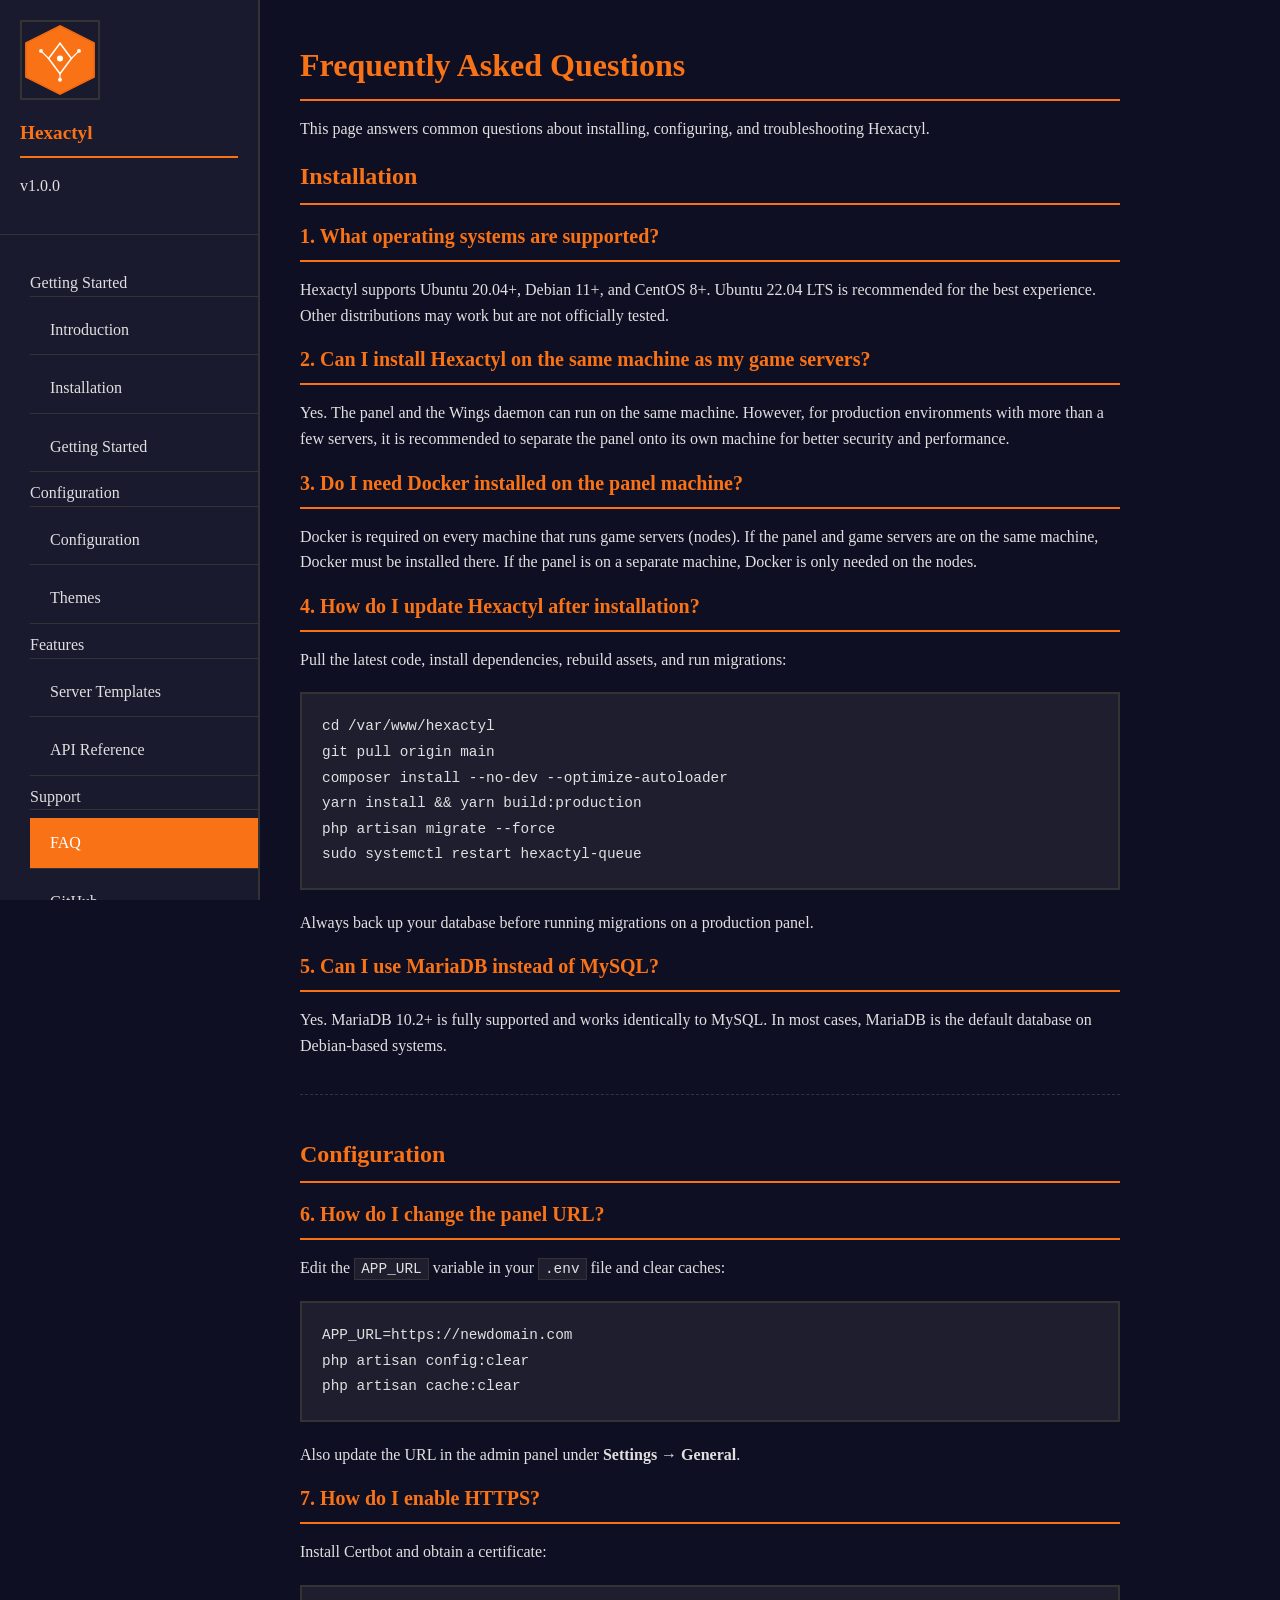
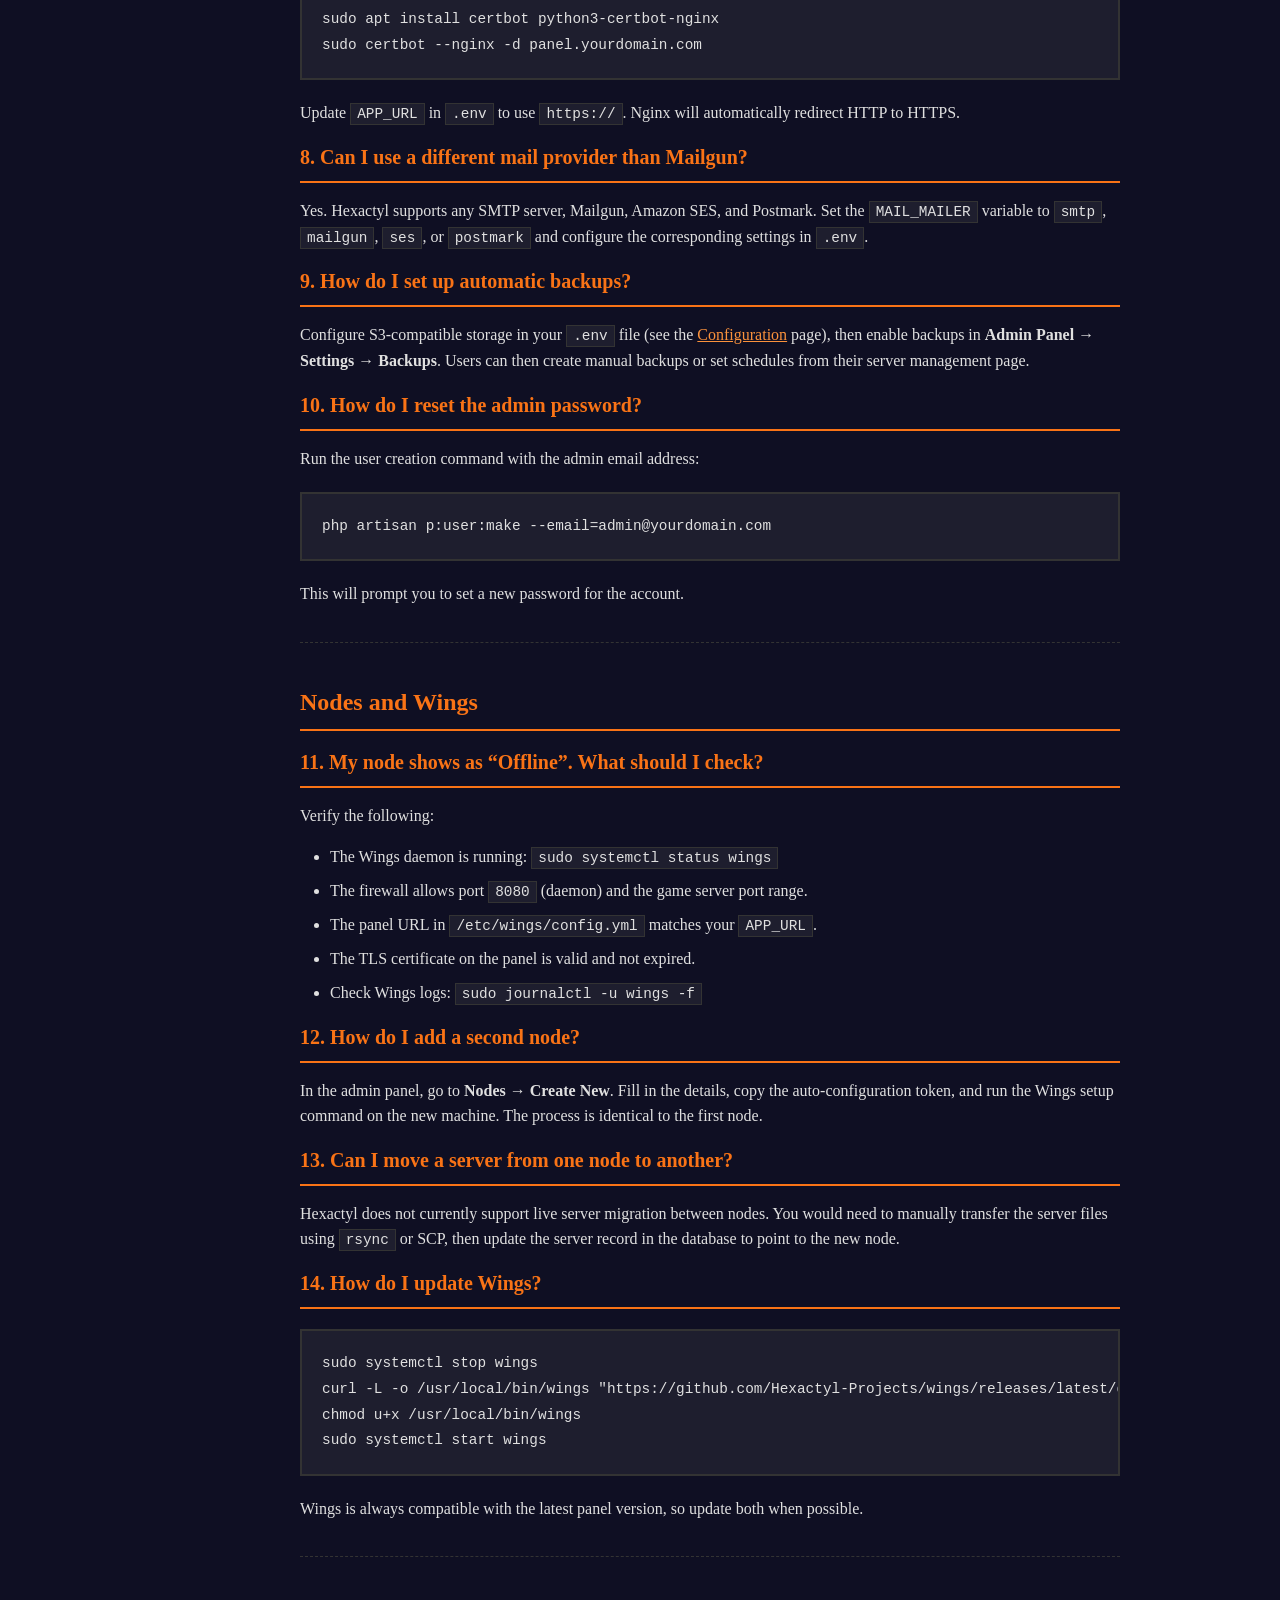
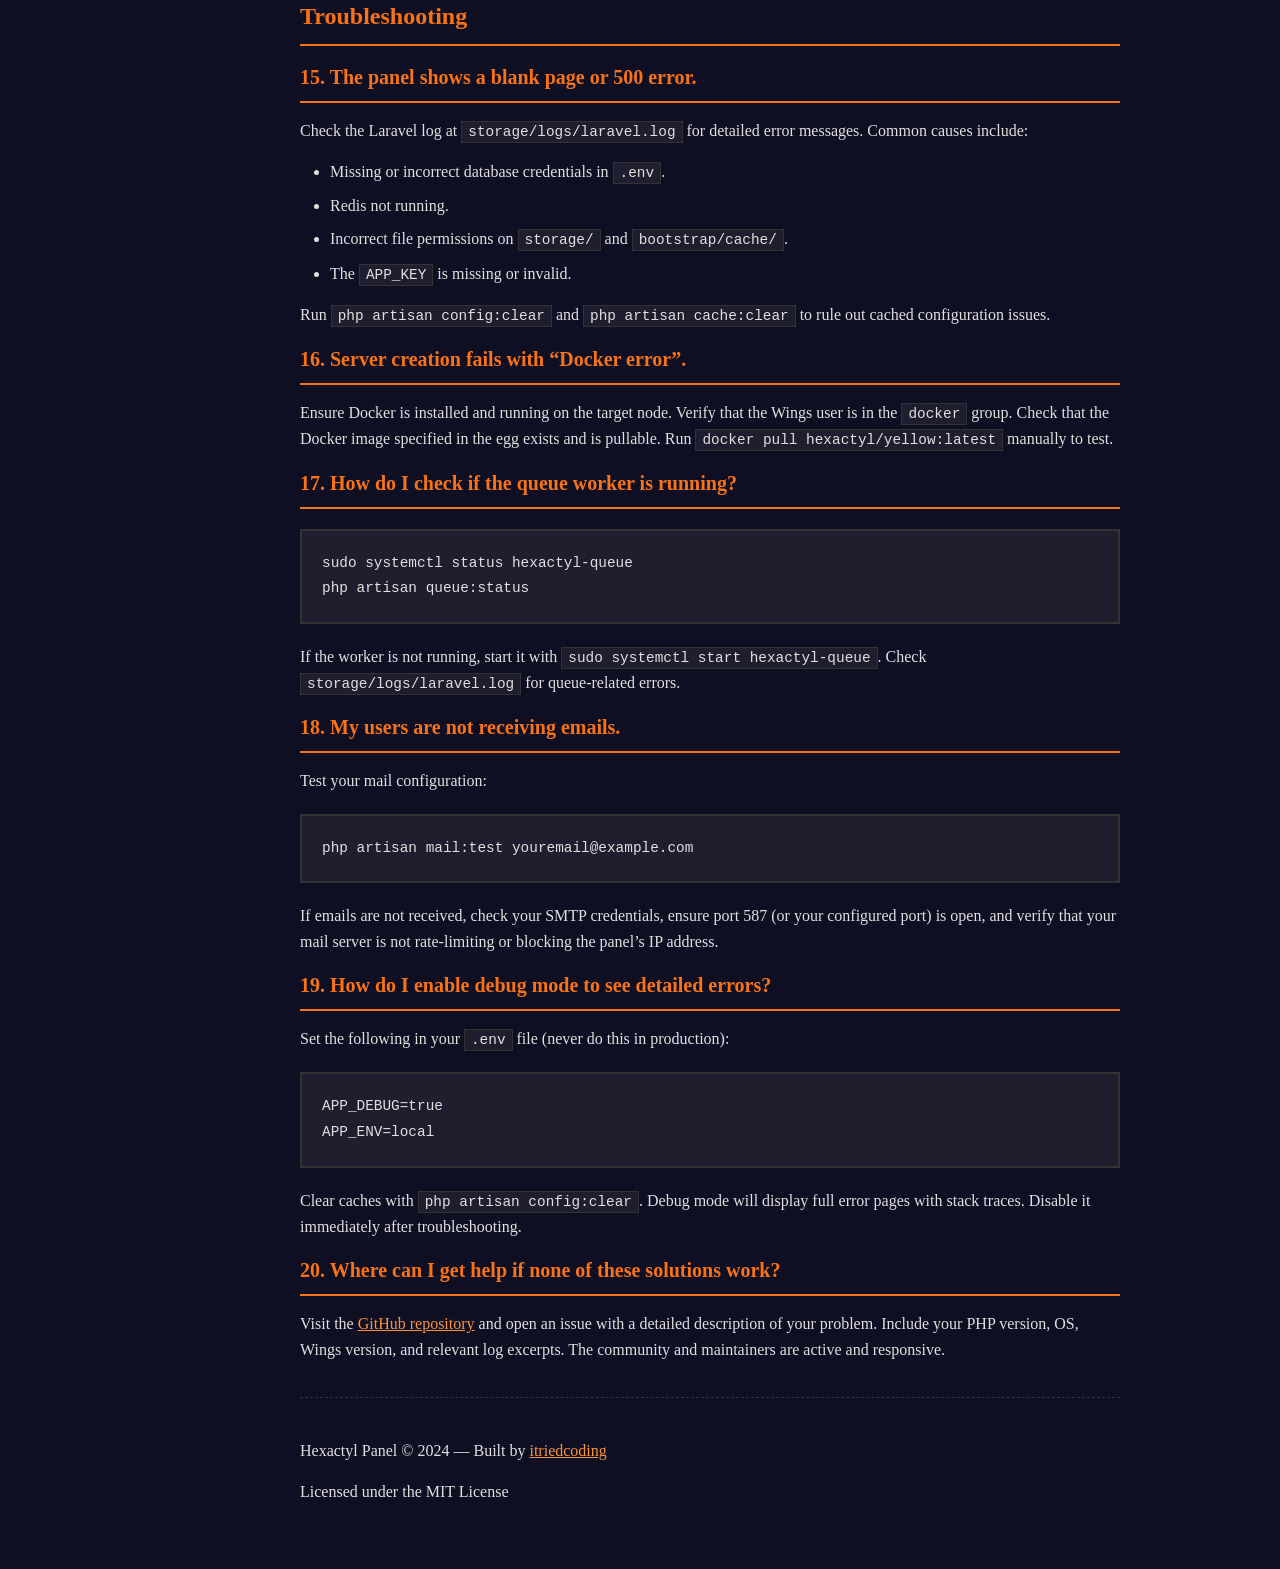
<file: docs/faq.html>
<!DOCTYPE html>
<html lang="en">
<head>
    <meta charset="UTF-8">
    <meta name="viewport" content="width=device-width, initial-scale=1.0">
    <title>FAQ - Hexactyl Documentation</title>
    <link rel="stylesheet" href="styles.css">
    <link rel="icon" href="assets/favicon.ico">
</head>
<body>
    <div class="container">
        <aside class="sidebar" id="sidebar">
            <div class="sidebar-header">
                <img src="assets/hexactyl-logo.svg" alt="Hexactyl" class="logo">
                <h1>Hexactyl</h1>
                <p class="version">v1.0.0</p>
            </div>
            <nav>
                <ul>
                    <li class="nav-section">Getting Started</li>
                    <li><a href="index.html">Introduction</a></li>
                    <li><a href="installation.html">Installation</a></li>
                    <li><a href="getting-started.html">Getting Started</a></li>
                    <li class="nav-section">Configuration</li>
                    <li><a href="configuration.html">Configuration</a></li>
                    <li><a href="themes.html">Themes</a></li>
                    <li class="nav-section">Features</li>
                    <li><a href="server-templates.html">Server Templates</a></li>
                    <li><a href="api.html">API Reference</a></li>
                    <li class="nav-section">Support</li>
                    <li><a href="faq.html" class="active">FAQ</a></li>
                    <li><a href="https://github.com/Hexactyl-Projects/hexactyl" target="_blank">GitHub</a></li>
                </ul>
            </nav>
        </aside>

        <main class="main-content">
            <h1>Frequently Asked Questions</h1>
            <p>This page answers common questions about installing, configuring, and troubleshooting Hexactyl.</p>

            <section>
                <h2>Installation</h2>

                <h3>1. What operating systems are supported?</h3>
                <p>Hexactyl supports Ubuntu 20.04+, Debian 11+, and CentOS 8+. Ubuntu 22.04 LTS is recommended for the best experience. Other distributions may work but are not officially tested.</p>

                <h3>2. Can I install Hexactyl on the same machine as my game servers?</h3>
                <p>Yes. The panel and the Wings daemon can run on the same machine. However, for production environments with more than a few servers, it is recommended to separate the panel onto its own machine for better security and performance.</p>

                <h3>3. Do I need Docker installed on the panel machine?</h3>
                <p>Docker is required on every machine that runs game servers (nodes). If the panel and game servers are on the same machine, Docker must be installed there. If the panel is on a separate machine, Docker is only needed on the nodes.</p>

                <h3>4. How do I update Hexactyl after installation?</h3>
                <p>Pull the latest code, install dependencies, rebuild assets, and run migrations:</p>
                <pre><code>cd /var/www/hexactyl
git pull origin main
composer install --no-dev --optimize-autoloader
yarn install && yarn build:production
php artisan migrate --force
sudo systemctl restart hexactyl-queue</code></pre>
                <p>Always back up your database before running migrations on a production panel.</p>

                <h3>5. Can I use MariaDB instead of MySQL?</h3>
                <p>Yes. MariaDB 10.2+ is fully supported and works identically to MySQL. In most cases, MariaDB is the default database on Debian-based systems.</p>
            </section>

            <section>
                <h2>Configuration</h2>

                <h3>6. How do I change the panel URL?</h3>
                <p>Edit the <code>APP_URL</code> variable in your <code>.env</code> file and clear caches:</p>
                <pre><code>APP_URL=https://newdomain.com
php artisan config:clear
php artisan cache:clear</code></pre>
                <p>Also update the URL in the admin panel under <strong>Settings &rarr; General</strong>.</p>

                <h3>7. How do I enable HTTPS?</h3>
                <p>Install Certbot and obtain a certificate:</p>
                <pre><code>sudo apt install certbot python3-certbot-nginx
sudo certbot --nginx -d panel.yourdomain.com</code></pre>
                <p>Update <code>APP_URL</code> in <code>.env</code> to use <code>https://</code>. Nginx will automatically redirect HTTP to HTTPS.</p>

                <h3>8. Can I use a different mail provider than Mailgun?</h3>
                <p>Yes. Hexactyl supports any SMTP server, Mailgun, Amazon SES, and Postmark. Set the <code>MAIL_MAILER</code> variable to <code>smtp</code>, <code>mailgun</code>, <code>ses</code>, or <code>postmark</code> and configure the corresponding settings in <code>.env</code>.</p>

                <h3>9. How do I set up automatic backups?</h3>
                <p>Configure S3-compatible storage in your <code>.env</code> file (see the <a href="configuration.html">Configuration</a> page), then enable backups in <strong>Admin Panel &rarr; Settings &rarr; Backups</strong>. Users can then create manual backups or set schedules from their server management page.</p>

                <h3>10. How do I reset the admin password?</h3>
                <p>Run the user creation command with the admin email address:</p>
                <pre><code>php artisan p:user:make --email=admin@yourdomain.com</code></pre>
                <p>This will prompt you to set a new password for the account.</p>
            </section>

            <section>
                <h2>Nodes and Wings</h2>

                <h3>11. My node shows as &ldquo;Offline&rdquo;. What should I check?</h3>
                <p>Verify the following:</p>
                <ul>
                    <li>The Wings daemon is running: <code>sudo systemctl status wings</code></li>
                    <li>The firewall allows port <code>8080</code> (daemon) and the game server port range.</li>
                    <li>The panel URL in <code>/etc/wings/config.yml</code> matches your <code>APP_URL</code>.</li>
                    <li>The TLS certificate on the panel is valid and not expired.</li>
                    <li>Check Wings logs: <code>sudo journalctl -u wings -f</code></li>
                </ul>

                <h3>12. How do I add a second node?</h3>
                <p>In the admin panel, go to <strong>Nodes &rarr; Create New</strong>. Fill in the details, copy the auto-configuration token, and run the Wings setup command on the new machine. The process is identical to the first node.</p>

                <h3>13. Can I move a server from one node to another?</h3>
                <p>Hexactyl does not currently support live server migration between nodes. You would need to manually transfer the server files using <code>rsync</code> or SCP, then update the server record in the database to point to the new node.</p>

                <h3>14. How do I update Wings?</h3>
                <pre><code>sudo systemctl stop wings
curl -L -o /usr/local/bin/wings "https://github.com/Hexactyl-Projects/wings/releases/latest/download/wings_linux_amd64"
chmod u+x /usr/local/bin/wings
sudo systemctl start wings</code></pre>
                <p>Wings is always compatible with the latest panel version, so update both when possible.</p>
            </section>

            <section>
                <h2>Troubleshooting</h2>

                <h3>15. The panel shows a blank page or 500 error.</h3>
                <p>Check the Laravel log at <code>storage/logs/laravel.log</code> for detailed error messages. Common causes include:</p>
                <ul>
                    <li>Missing or incorrect database credentials in <code>.env</code>.</li>
                    <li>Redis not running.</li>
                    <li>Incorrect file permissions on <code>storage/</code> and <code>bootstrap/cache/</code>.</li>
                    <li>The <code>APP_KEY</code> is missing or invalid.</li>
                </ul>
                <p>Run <code>php artisan config:clear</code> and <code>php artisan cache:clear</code> to rule out cached configuration issues.</p>

                <h3>16. Server creation fails with &ldquo;Docker error&rdquo;.</h3>
                <p>Ensure Docker is installed and running on the target node. Verify that the Wings user is in the <code>docker</code> group. Check that the Docker image specified in the egg exists and is pullable. Run <code>docker pull hexactyl/yellow:latest</code> manually to test.</p>

                <h3>17. How do I check if the queue worker is running?</h3>
                <pre><code>sudo systemctl status hexactyl-queue
php artisan queue:status</code></pre>
                <p>If the worker is not running, start it with <code>sudo systemctl start hexactyl-queue</code>. Check <code>storage/logs/laravel.log</code> for queue-related errors.</p>

                <h3>18. My users are not receiving emails.</h3>
                <p>Test your mail configuration:</p>
                <pre><code>php artisan mail:test youremail@example.com</code></pre>
                <p>If emails are not received, check your SMTP credentials, ensure port 587 (or your configured port) is open, and verify that your mail server is not rate-limiting or blocking the panel&rsquo;s IP address.</p>

                <h3>19. How do I enable debug mode to see detailed errors?</h3>
                <p>Set the following in your <code>.env</code> file (never do this in production):</p>
                <pre><code>APP_DEBUG=true
APP_ENV=local</code></pre>
                <p>Clear caches with <code>php artisan config:clear</code>. Debug mode will display full error pages with stack traces. Disable it immediately after troubleshooting.</p>

                <h3>20. Where can I get help if none of these solutions work?</h3>
                <p>Visit the <a href="https://github.com/Hexactyl-Projects/hexactyl" target="_blank">GitHub repository</a> and open an issue with a detailed description of your problem. Include your PHP version, OS, Wings version, and relevant log excerpts. The community and maintainers are active and responsive.</p>
            </section>

            <footer class="footer">
                <p>Hexactyl Panel &copy; 2024 &mdash; Built by <a href="https://github.com/itriedcoding" target="_blank">itriedcoding</a></p>
                <p>Licensed under the MIT License</p>
            </footer>
        </main>
    </div>
</body>
</html>
</file>
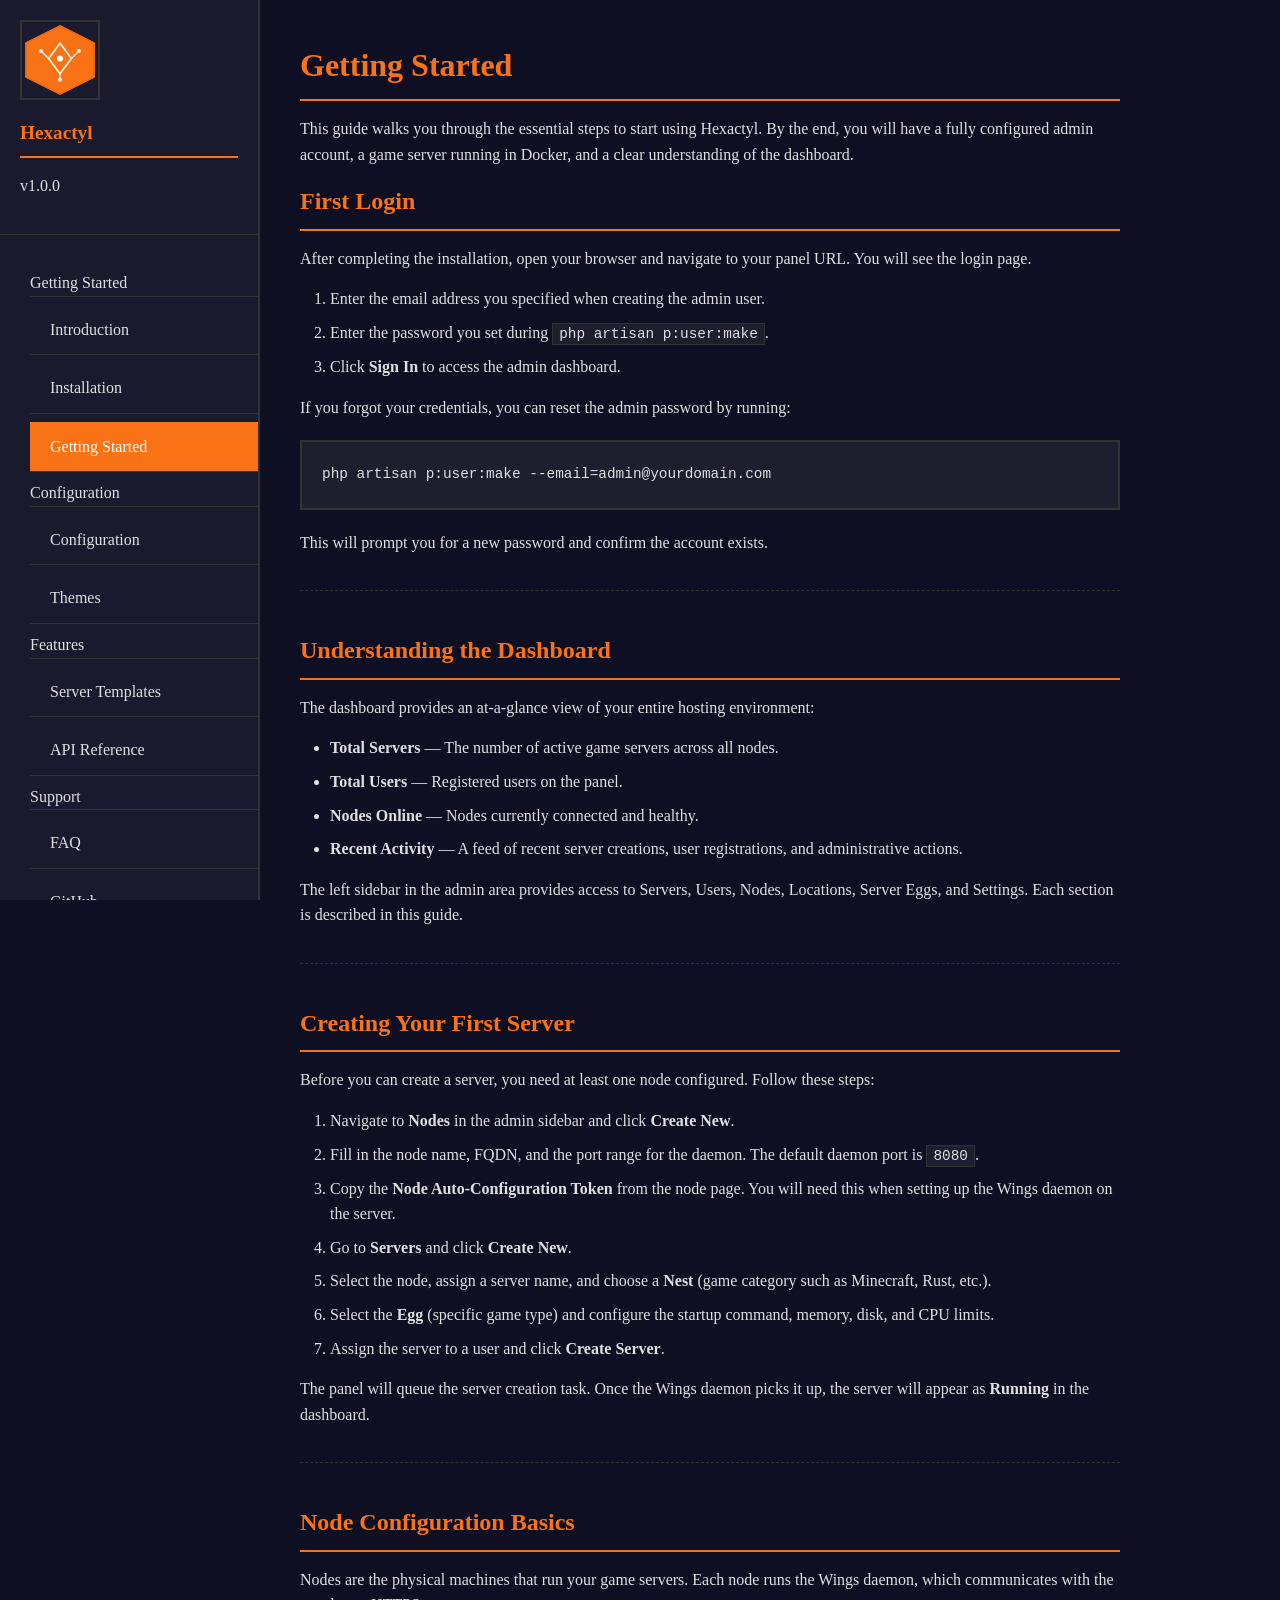
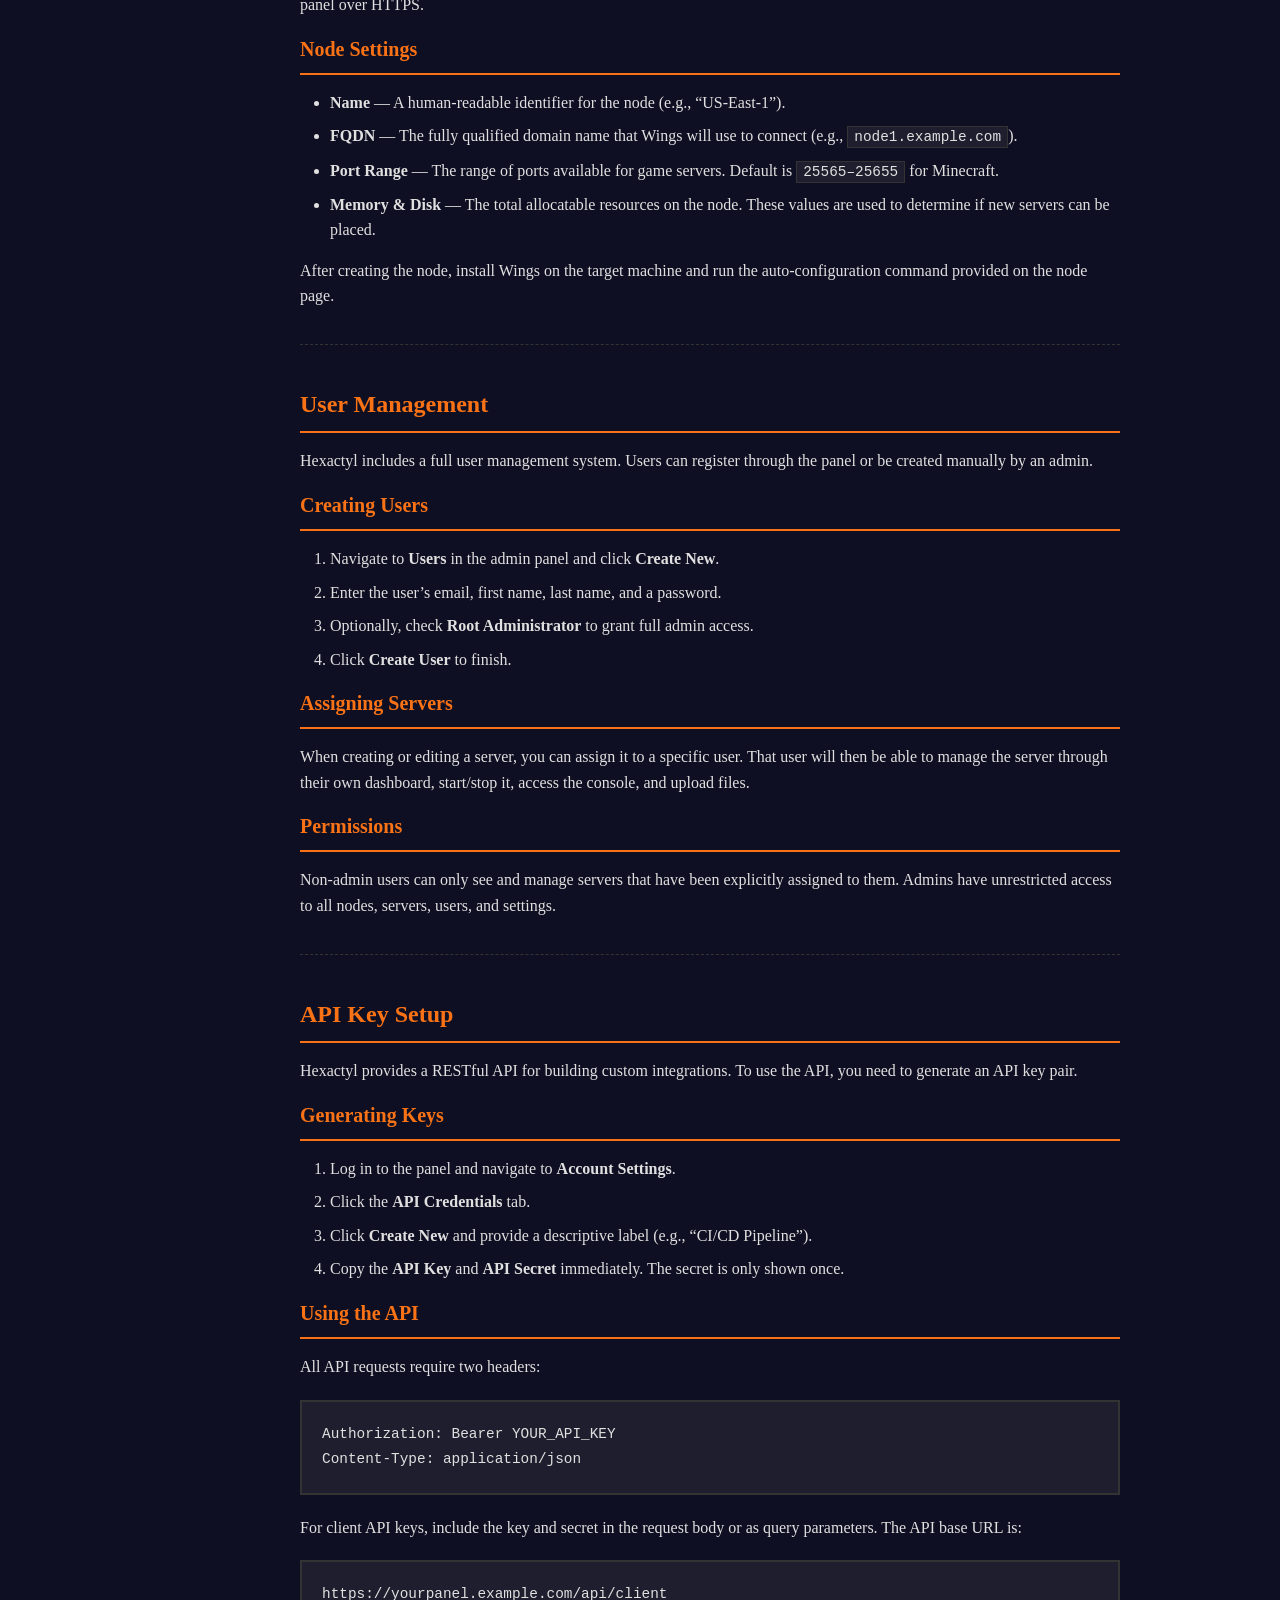
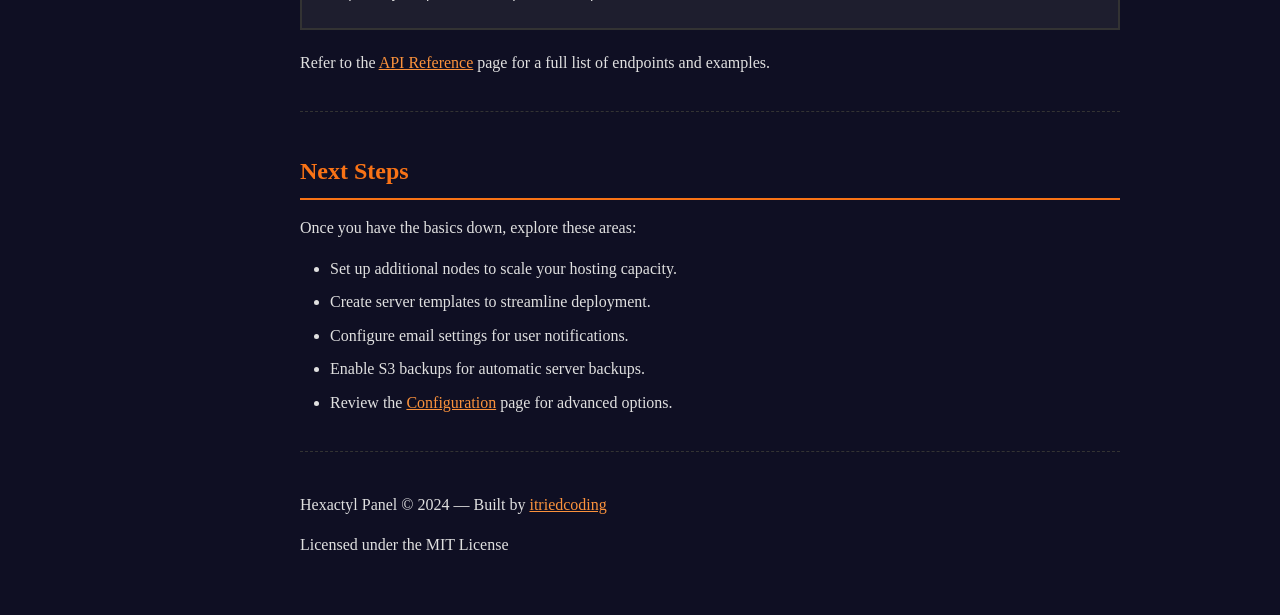
<file: docs/getting-started.html>
<!DOCTYPE html>
<html lang="en">
<head>
    <meta charset="UTF-8">
    <meta name="viewport" content="width=device-width, initial-scale=1.0">
    <title>Getting Started - Hexactyl Documentation</title>
    <link rel="stylesheet" href="styles.css">
    <link rel="icon" href="assets/favicon.ico">
</head>
<body>
    <div class="container">
        <aside class="sidebar" id="sidebar">
            <div class="sidebar-header">
                <img src="assets/hexactyl-logo.svg" alt="Hexactyl" class="logo">
                <h1>Hexactyl</h1>
                <p class="version">v1.0.0</p>
            </div>
            <nav>
                <ul>
                    <li class="nav-section">Getting Started</li>
                    <li><a href="index.html">Introduction</a></li>
                    <li><a href="installation.html">Installation</a></li>
                    <li><a href="getting-started.html" class="active">Getting Started</a></li>
                    <li class="nav-section">Configuration</li>
                    <li><a href="configuration.html">Configuration</a></li>
                    <li><a href="themes.html">Themes</a></li>
                    <li class="nav-section">Features</li>
                    <li><a href="server-templates.html">Server Templates</a></li>
                    <li><a href="api.html">API Reference</a></li>
                    <li class="nav-section">Support</li>
                    <li><a href="faq.html">FAQ</a></li>
                    <li><a href="https://github.com/Hexactyl-Projects/hexactyl" target="_blank">GitHub</a></li>
                </ul>
            </nav>
        </aside>

        <main class="main-content">
            <h1>Getting Started</h1>
            <p>This guide walks you through the essential steps to start using Hexactyl. By the end, you will have a fully configured admin account, a game server running in Docker, and a clear understanding of the dashboard.</p>

            <section>
                <h2>First Login</h2>
                <p>After completing the installation, open your browser and navigate to your panel URL. You will see the login page.</p>
                <ol>
                    <li>Enter the email address you specified when creating the admin user.</li>
                    <li>Enter the password you set during <code>php artisan p:user:make</code>.</li>
                    <li>Click <strong>Sign In</strong> to access the admin dashboard.</li>
                </ol>
                <p>If you forgot your credentials, you can reset the admin password by running:</p>
                <pre><code>php artisan p:user:make --email=admin@yourdomain.com</code></pre>
                <p>This will prompt you for a new password and confirm the account exists.</p>
            </section>

            <section>
                <h2>Understanding the Dashboard</h2>
                <p>The dashboard provides an at-a-glance view of your entire hosting environment:</p>
                <ul>
                    <li><strong>Total Servers</strong> &mdash; The number of active game servers across all nodes.</li>
                    <li><strong>Total Users</strong> &mdash; Registered users on the panel.</li>
                    <li><strong>Nodes Online</strong> &mdash; Nodes currently connected and healthy.</li>
                    <li><strong>Recent Activity</strong> &mdash; A feed of recent server creations, user registrations, and administrative actions.</li>
                </ul>
                <p>The left sidebar in the admin area provides access to Servers, Users, Nodes, Locations, Server Eggs, and Settings. Each section is described in this guide.</p>
            </section>

            <section>
                <h2>Creating Your First Server</h2>
                <p>Before you can create a server, you need at least one node configured. Follow these steps:</p>
                <ol>
                    <li>Navigate to <strong>Nodes</strong> in the admin sidebar and click <strong>Create New</strong>.</li>
                    <li>Fill in the node name, FQDN, and the port range for the daemon. The default daemon port is <code>8080</code>.</li>
                    <li>Copy the <strong>Node Auto-Configuration Token</strong> from the node page. You will need this when setting up the Wings daemon on the server.</li>
                    <li>Go to <strong>Servers</strong> and click <strong>Create New</strong>.</li>
                    <li>Select the node, assign a server name, and choose a <strong>Nest</strong> (game category such as Minecraft, Rust, etc.).</li>
                    <li>Select the <strong>Egg</strong> (specific game type) and configure the startup command, memory, disk, and CPU limits.</li>
                    <li>Assign the server to a user and click <strong>Create Server</strong>.</li>
                </ol>
                <p>The panel will queue the server creation task. Once the Wings daemon picks it up, the server will appear as <strong>Running</strong> in the dashboard.</p>
            </section>

            <section>
                <h2>Node Configuration Basics</h2>
                <p>Nodes are the physical machines that run your game servers. Each node runs the Wings daemon, which communicates with the panel over HTTPS.</p>
                <h3>Node Settings</h3>
                <ul>
                    <li><strong>Name</strong> &mdash; A human-readable identifier for the node (e.g., &ldquo;US-East-1&rdquo;).</li>
                    <li><strong>FQDN</strong> &mdash; The fully qualified domain name that Wings will use to connect (e.g., <code>node1.example.com</code>).</li>
                    <li><strong>Port Range</strong> &mdash; The range of ports available for game servers. Default is <code>25565&ndash;25655</code> for Minecraft.</li>
                    <li><strong>Memory &amp; Disk</strong> &mdash; The total allocatable resources on the node. These values are used to determine if new servers can be placed.</li>
                </ul>
                <p>After creating the node, install Wings on the target machine and run the auto-configuration command provided on the node page.</p>
            </section>

            <section>
                <h2>User Management</h2>
                <p>Hexactyl includes a full user management system. Users can register through the panel or be created manually by an admin.</p>
                <h3>Creating Users</h3>
                <ol>
                    <li>Navigate to <strong>Users</strong> in the admin panel and click <strong>Create New</strong>.</li>
                    <li>Enter the user&rsquo;s email, first name, last name, and a password.</li>
                    <li>Optionally, check <strong>Root Administrator</strong> to grant full admin access.</li>
                    <li>Click <strong>Create User</strong> to finish.</li>
                </ol>
                <h3>Assigning Servers</h3>
                <p>When creating or editing a server, you can assign it to a specific user. That user will then be able to manage the server through their own dashboard, start/stop it, access the console, and upload files.</p>
                <h3>Permissions</h3>
                <p>Non-admin users can only see and manage servers that have been explicitly assigned to them. Admins have unrestricted access to all nodes, servers, users, and settings.</p>
            </section>

            <section>
                <h2>API Key Setup</h2>
                <p>Hexactyl provides a RESTful API for building custom integrations. To use the API, you need to generate an API key pair.</p>
                <h3>Generating Keys</h3>
                <ol>
                    <li>Log in to the panel and navigate to <strong>Account Settings</strong>.</li>
                    <li>Click the <strong>API Credentials</strong> tab.</li>
                    <li>Click <strong>Create New</strong> and provide a descriptive label (e.g., &ldquo;CI/CD Pipeline&rdquo;).</li>
                    <li>Copy the <strong>API Key</strong> and <strong>API Secret</strong> immediately. The secret is only shown once.</li>
                </ol>
                <h3>Using the API</h3>
                <p>All API requests require two headers:</p>
                <pre><code>Authorization: Bearer YOUR_API_KEY
Content-Type: application/json</code></pre>
                <p>For client API keys, include the key and secret in the request body or as query parameters. The API base URL is:</p>
                <pre><code>https://yourpanel.example.com/api/client</code></pre>
                <p>Refer to the <a href="api.html">API Reference</a> page for a full list of endpoints and examples.</p>
            </section>

            <section>
                <h2>Next Steps</h2>
                <p>Once you have the basics down, explore these areas:</p>
                <ul>
                    <li>Set up additional nodes to scale your hosting capacity.</li>
                    <li>Create server templates to streamline deployment.</li>
                    <li>Configure email settings for user notifications.</li>
                    <li>Enable S3 backups for automatic server backups.</li>
                    <li>Review the <a href="configuration.html">Configuration</a> page for advanced options.</li>
                </ul>
            </section>

            <footer class="footer">
                <p>Hexactyl Panel &copy; 2024 &mdash; Built by <a href="https://github.com/itriedcoding" target="_blank">itriedcoding</a></p>
                <p>Licensed under the MIT License</p>
            </footer>
        </main>
    </div>
</body>
</html>
</file>
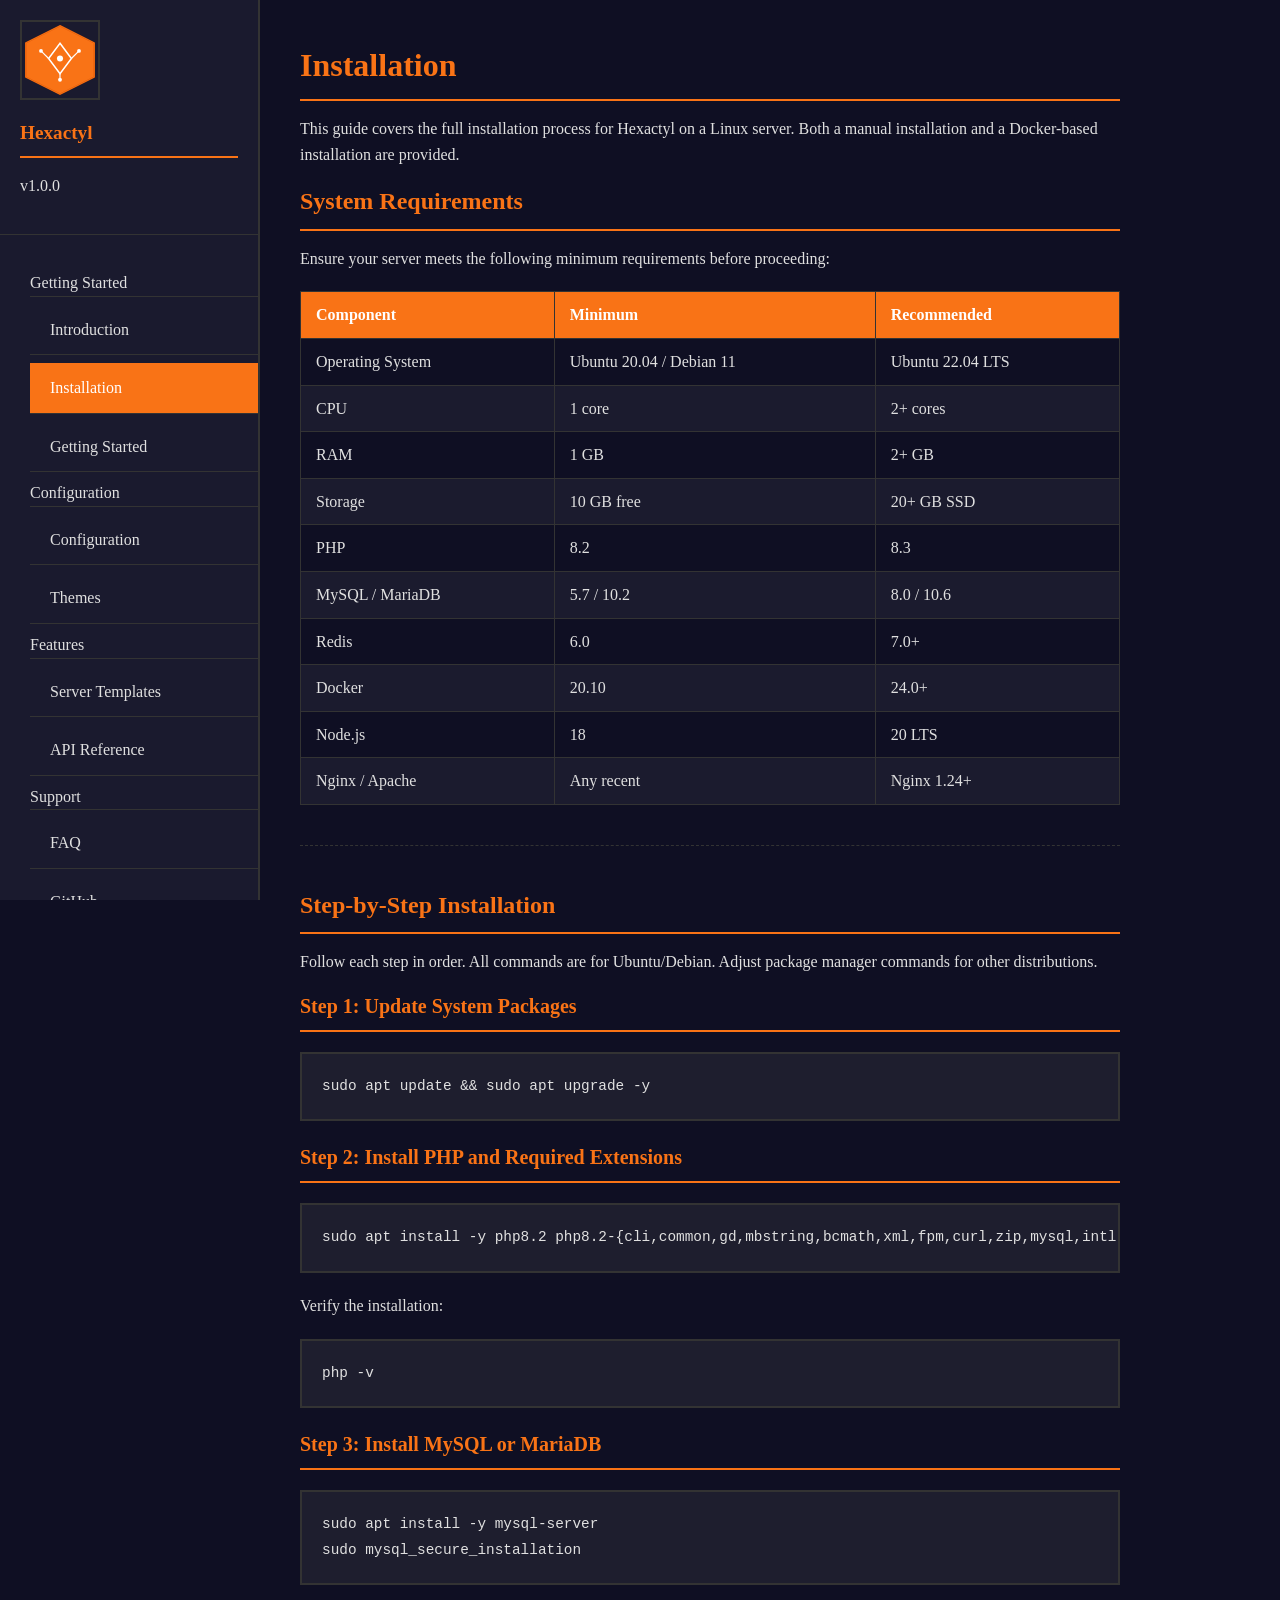
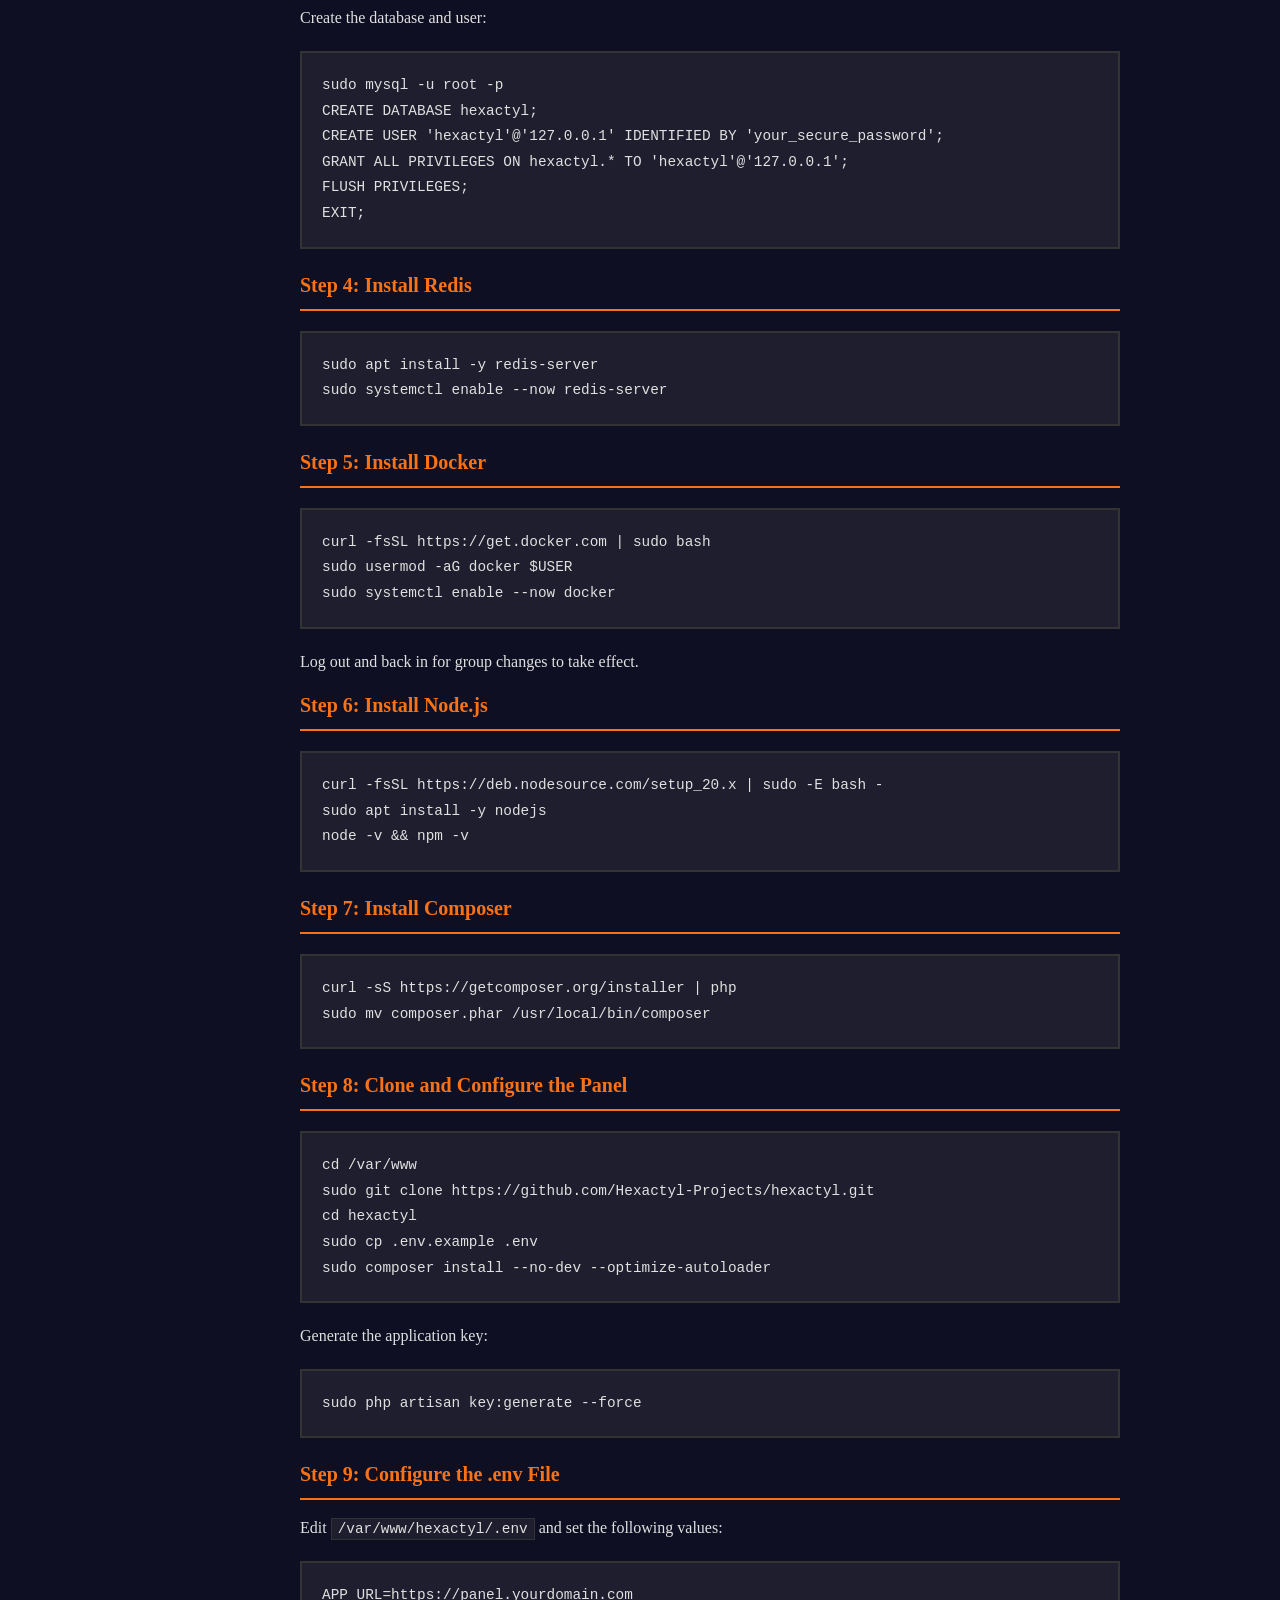
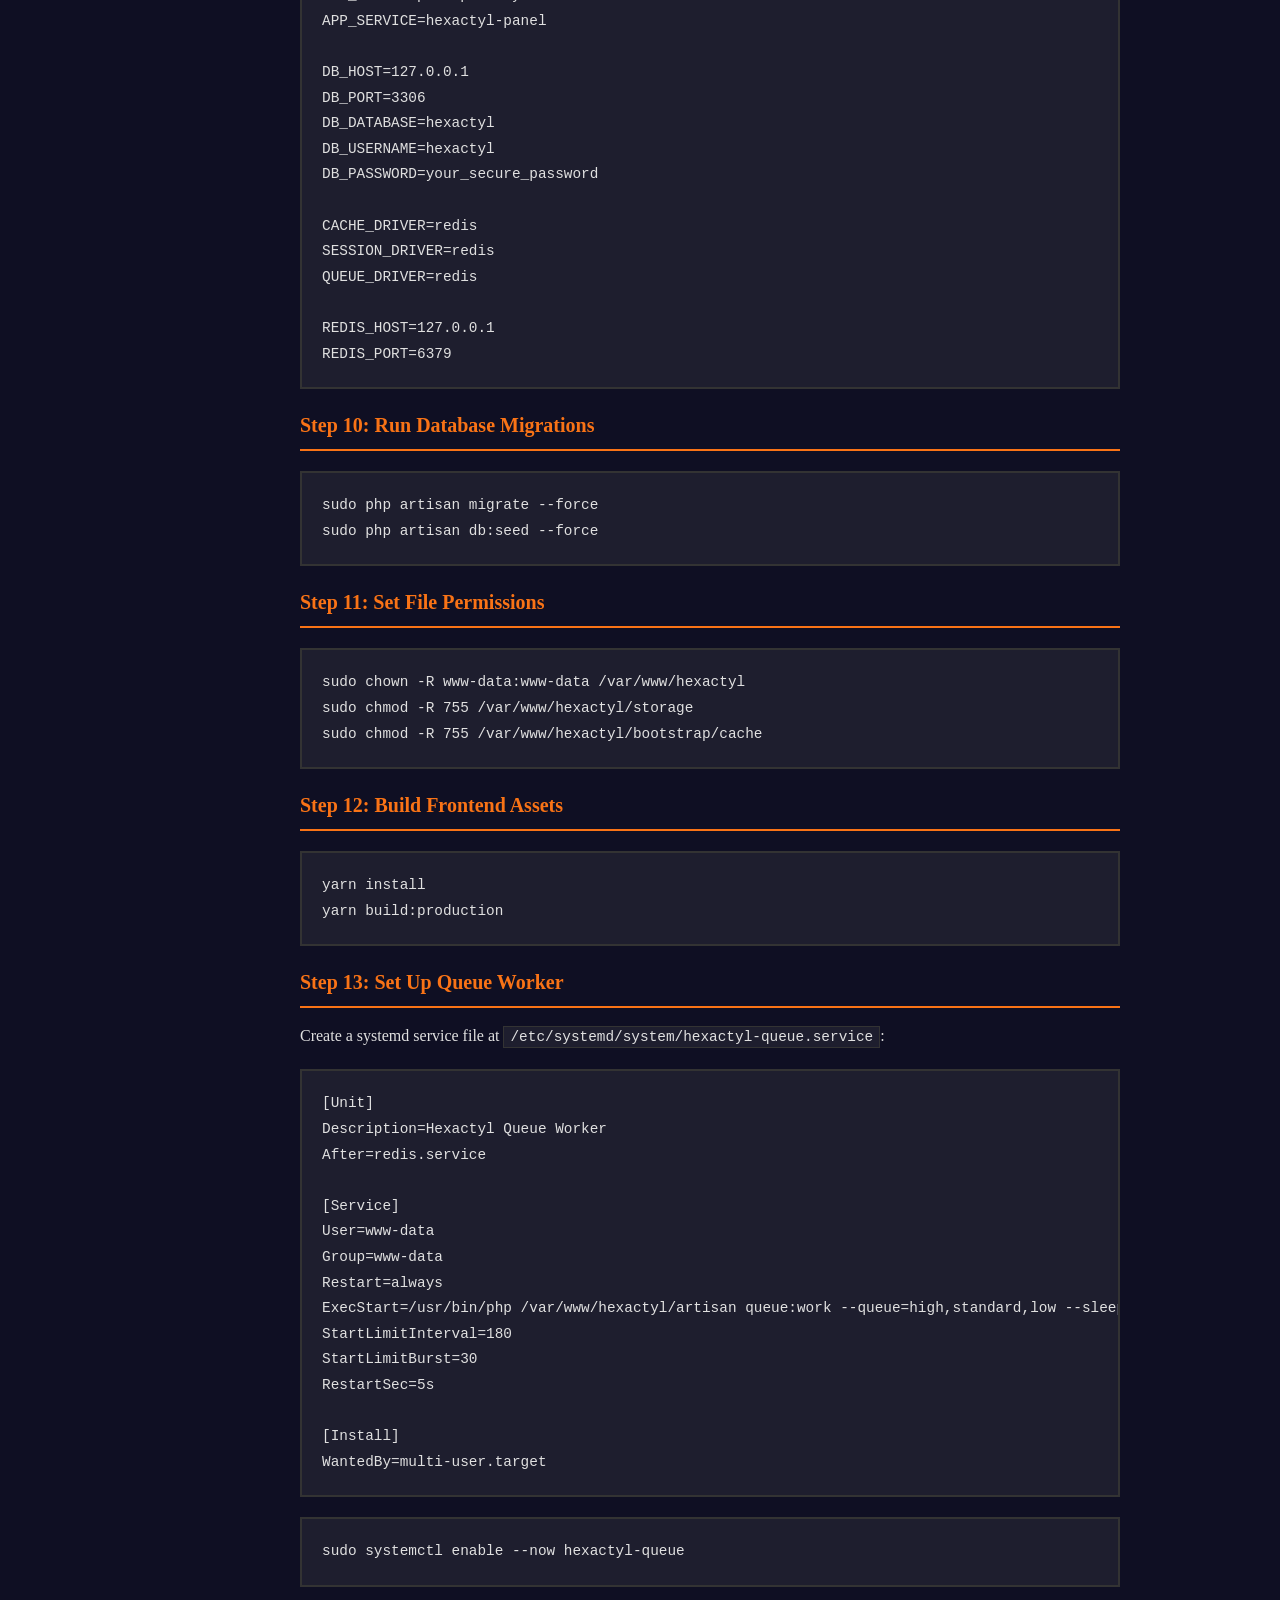
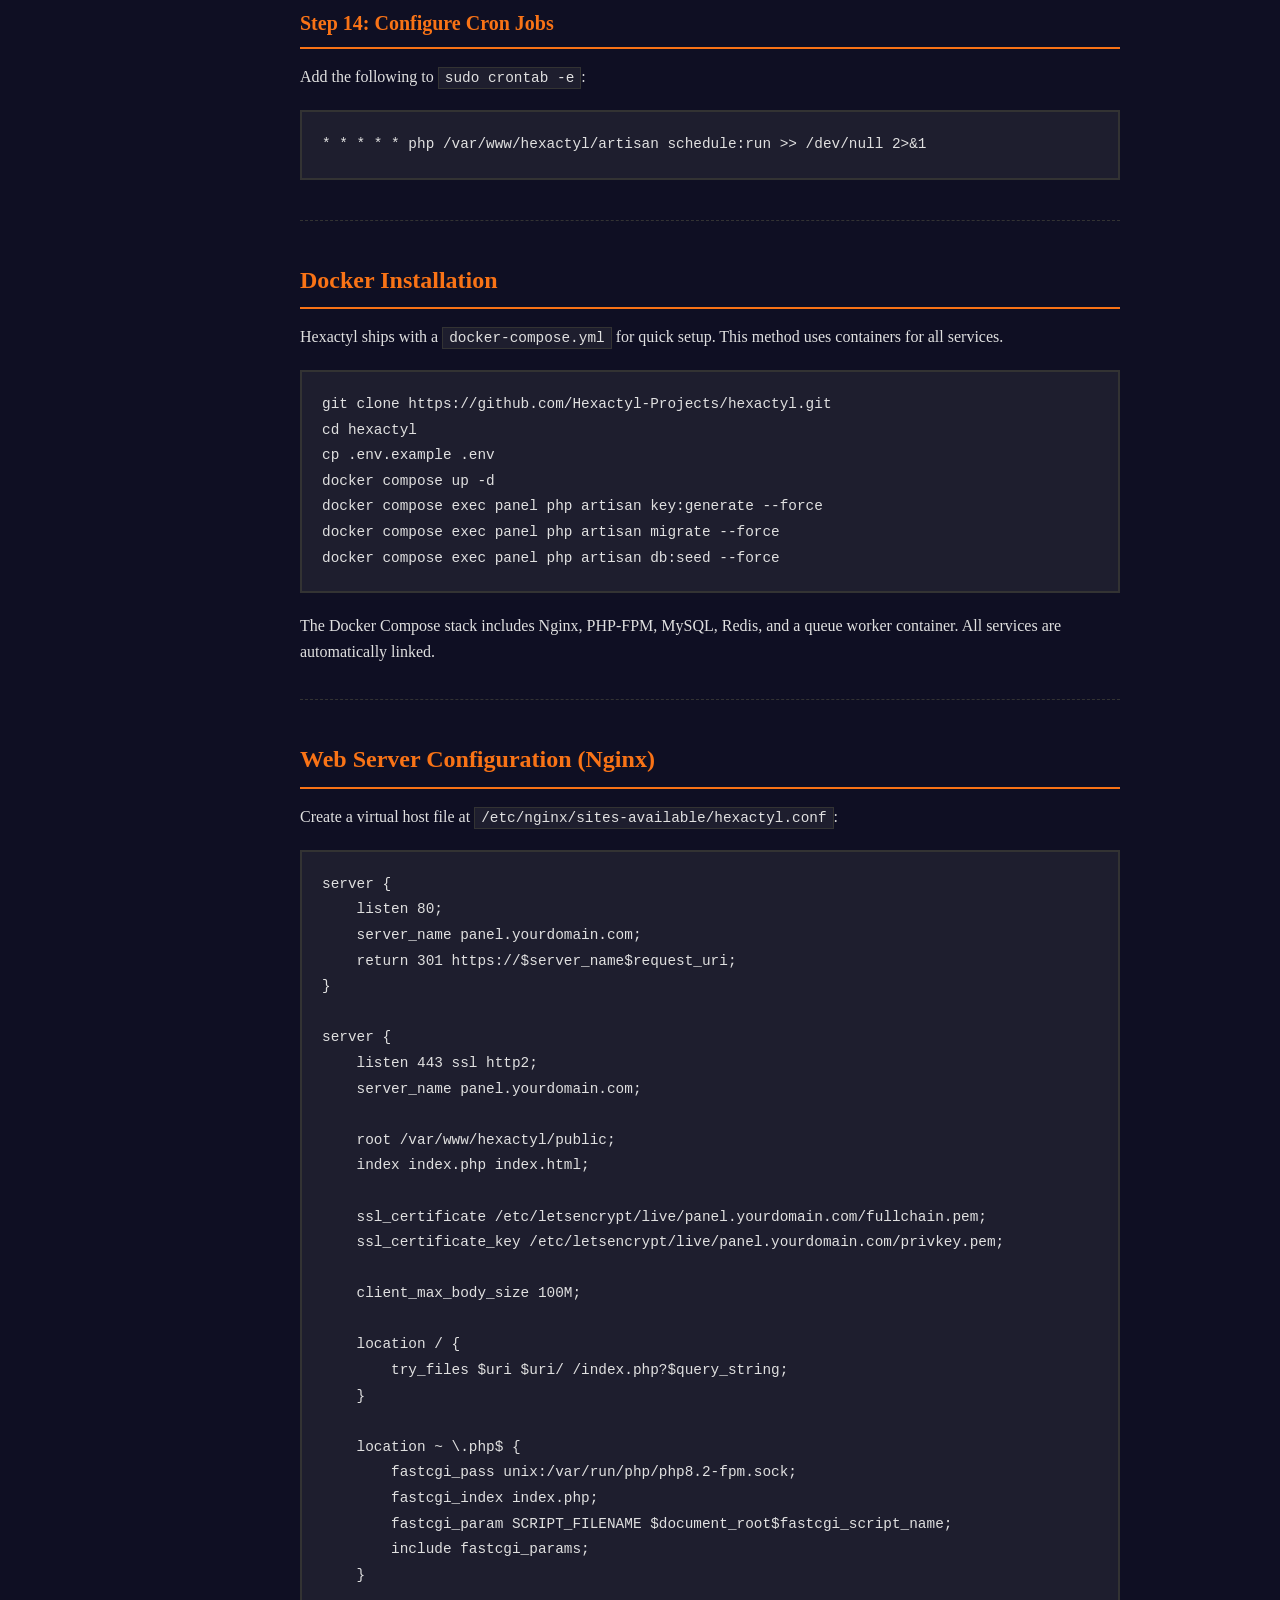
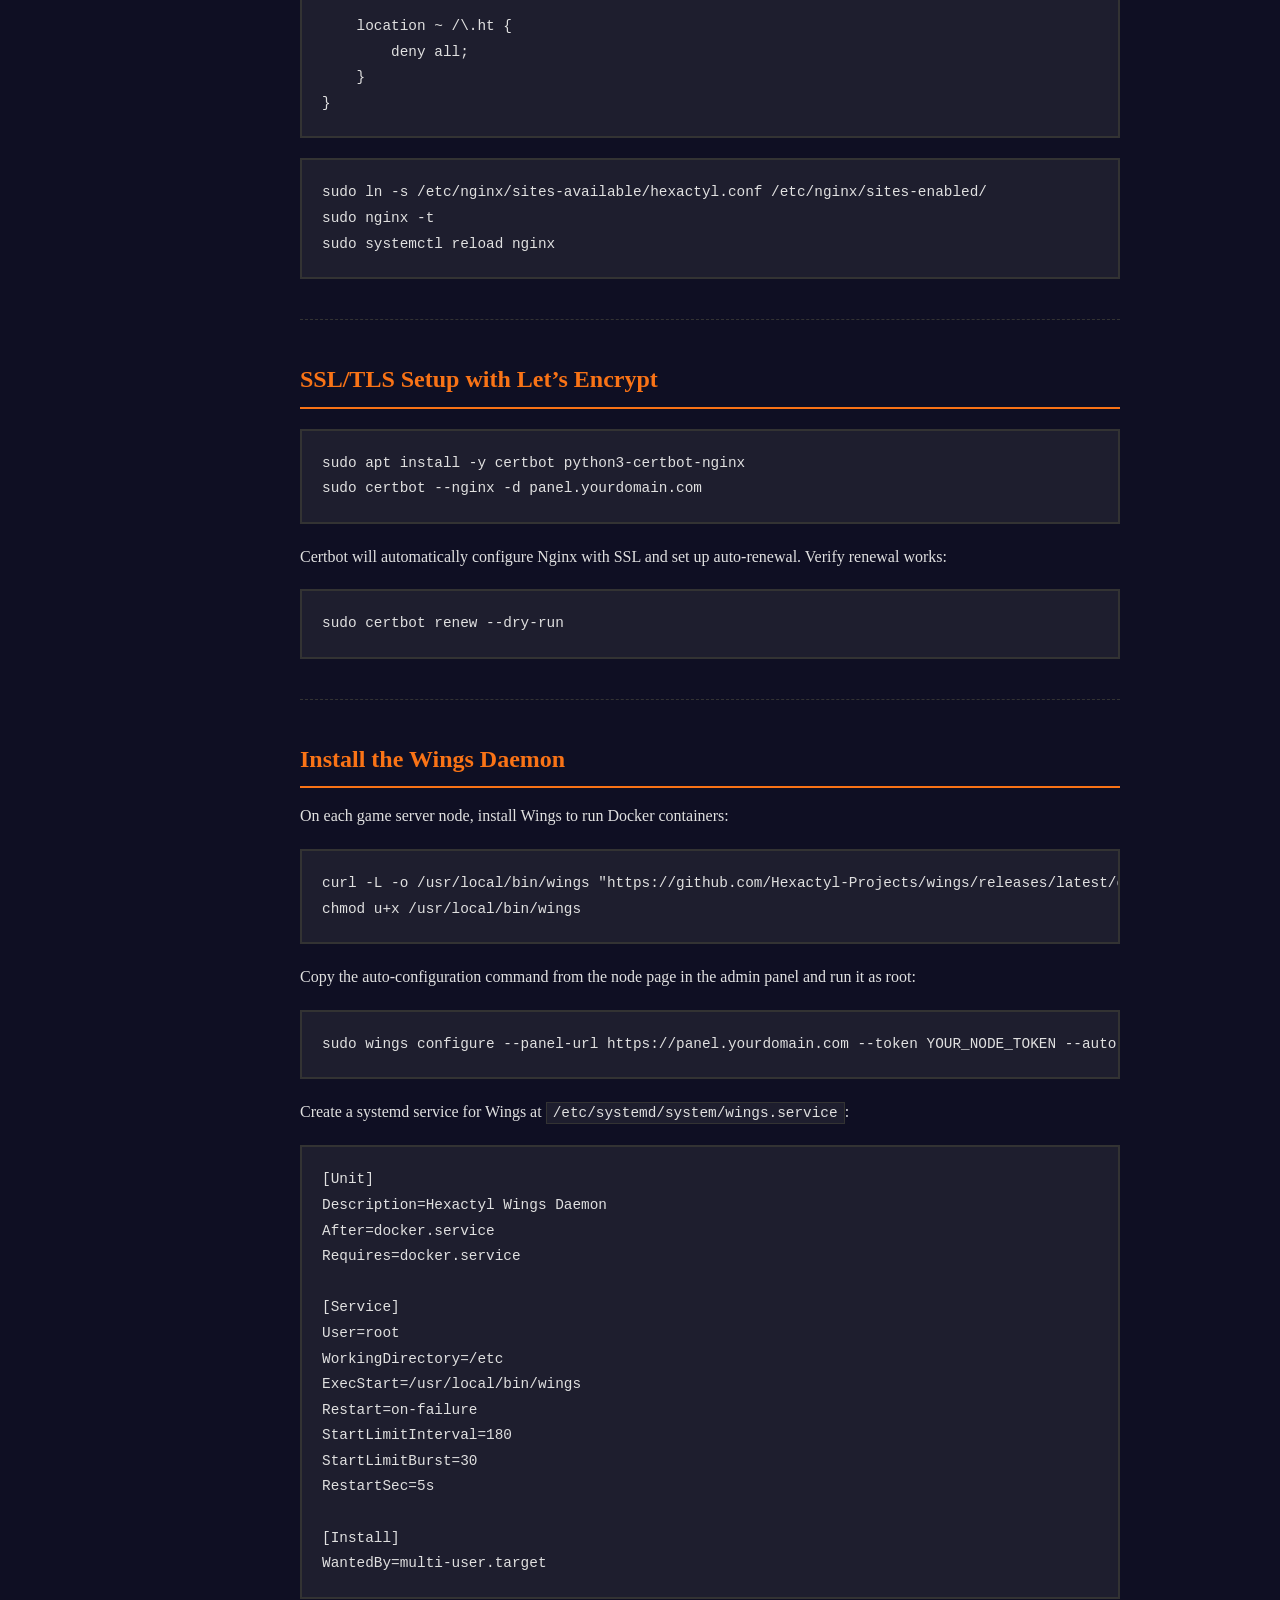
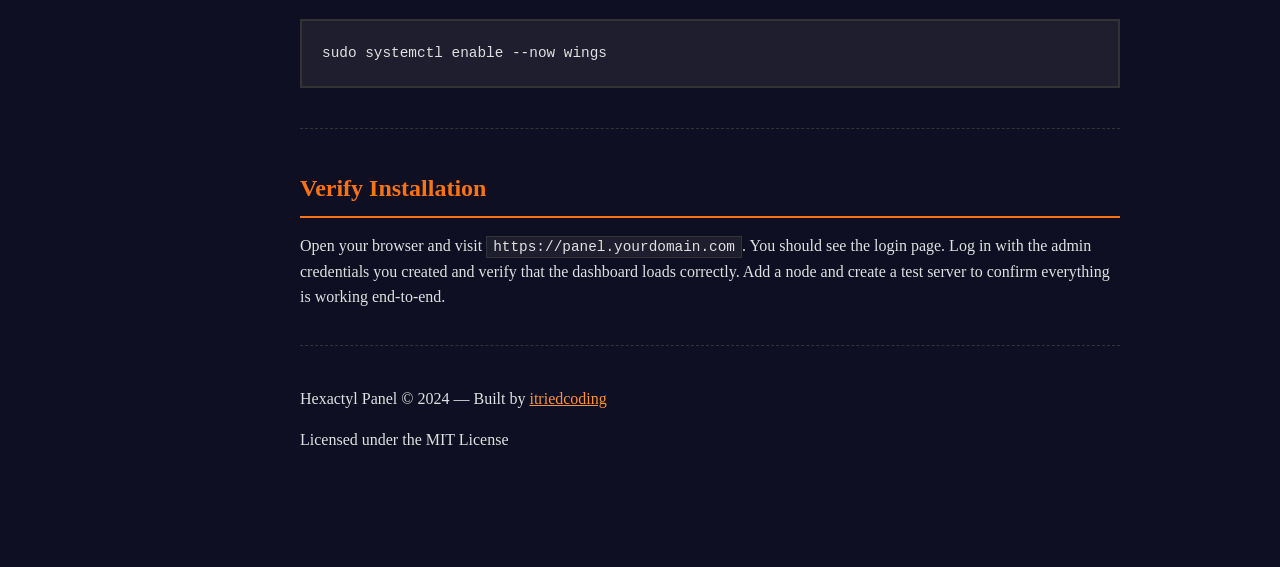
<file: docs/installation.html>
<!DOCTYPE html>
<html lang="en">
<head>
    <meta charset="UTF-8">
    <meta name="viewport" content="width=device-width, initial-scale=1.0">
    <title>Installation - Hexactyl Documentation</title>
    <link rel="stylesheet" href="styles.css">
    <link rel="icon" href="assets/favicon.ico">
</head>
<body>
    <div class="container">
        <aside class="sidebar" id="sidebar">
            <div class="sidebar-header">
                <img src="assets/hexactyl-logo.svg" alt="Hexactyl" class="logo">
                <h1>Hexactyl</h1>
                <p class="version">v1.0.0</p>
            </div>
            <nav>
                <ul>
                    <li class="nav-section">Getting Started</li>
                    <li><a href="index.html">Introduction</a></li>
                    <li><a href="installation.html" class="active">Installation</a></li>
                    <li><a href="getting-started.html">Getting Started</a></li>
                    <li class="nav-section">Configuration</li>
                    <li><a href="configuration.html">Configuration</a></li>
                    <li><a href="themes.html">Themes</a></li>
                    <li class="nav-section">Features</li>
                    <li><a href="server-templates.html">Server Templates</a></li>
                    <li><a href="api.html">API Reference</a></li>
                    <li class="nav-section">Support</li>
                    <li><a href="faq.html">FAQ</a></li>
                    <li><a href="https://github.com/Hexactyl-Projects/hexactyl" target="_blank">GitHub</a></li>
                </ul>
            </nav>
        </aside>

        <main class="main-content">
            <h1>Installation</h1>
            <p>This guide covers the full installation process for Hexactyl on a Linux server. Both a manual installation and a Docker-based installation are provided.</p>

            <section>
                <h2>System Requirements</h2>
                <p>Ensure your server meets the following minimum requirements before proceeding:</p>
                <table>
                    <thead>
                        <tr>
                            <th>Component</th>
                            <th>Minimum</th>
                            <th>Recommended</th>
                        </tr>
                    </thead>
                    <tbody>
                        <tr><td>Operating System</td><td>Ubuntu 20.04 / Debian 11</td><td>Ubuntu 22.04 LTS</td></tr>
                        <tr><td>CPU</td><td>1 core</td><td>2+ cores</td></tr>
                        <tr><td>RAM</td><td>1 GB</td><td>2+ GB</td></tr>
                        <tr><td>Storage</td><td>10 GB free</td><td>20+ GB SSD</td></tr>
                        <tr><td>PHP</td><td>8.2</td><td>8.3</td></tr>
                        <tr><td>MySQL / MariaDB</td><td>5.7 / 10.2</td><td>8.0 / 10.6</td></tr>
                        <tr><td>Redis</td><td>6.0</td><td>7.0+</td></tr>
                        <tr><td>Docker</td><td>20.10</td><td>24.0+</td></tr>
                        <tr><td>Node.js</td><td>18</td><td>20 LTS</td></tr>
                        <tr><td>Nginx / Apache</td><td>Any recent</td><td>Nginx 1.24+</td></tr>
                    </tbody>
                </table>
            </section>

            <section>
                <h2>Step-by-Step Installation</h2>
                <p>Follow each step in order. All commands are for Ubuntu/Debian. Adjust package manager commands for other distributions.</p>

                <h3>Step 1: Update System Packages</h3>
                <pre><code>sudo apt update && sudo apt upgrade -y</code></pre>

                <h3>Step 2: Install PHP and Required Extensions</h3>
                <pre><code>sudo apt install -y php8.2 php8.2-{cli,common,gd,mbstring,bcmath,xml,fpm,curl,zip,mysql,intl,tokenizer,dom,redis,imagick}</code></pre>
                <p>Verify the installation:</p>
                <pre><code>php -v</code></pre>

                <h3>Step 3: Install MySQL or MariaDB</h3>
                <pre><code>sudo apt install -y mysql-server
sudo mysql_secure_installation</code></pre>
                <p>Create the database and user:</p>
                <pre><code>sudo mysql -u root -p
CREATE DATABASE hexactyl;
CREATE USER 'hexactyl'@'127.0.0.1' IDENTIFIED BY 'your_secure_password';
GRANT ALL PRIVILEGES ON hexactyl.* TO 'hexactyl'@'127.0.0.1';
FLUSH PRIVILEGES;
EXIT;</code></pre>

                <h3>Step 4: Install Redis</h3>
                <pre><code>sudo apt install -y redis-server
sudo systemctl enable --now redis-server</code></pre>

                <h3>Step 5: Install Docker</h3>
                <pre><code>curl -fsSL https://get.docker.com | sudo bash
sudo usermod -aG docker $USER
sudo systemctl enable --now docker</code></pre>
                <p>Log out and back in for group changes to take effect.</p>

                <h3>Step 6: Install Node.js</h3>
                <pre><code>curl -fsSL https://deb.nodesource.com/setup_20.x | sudo -E bash -
sudo apt install -y nodejs
node -v && npm -v</code></pre>

                <h3>Step 7: Install Composer</h3>
                <pre><code>curl -sS https://getcomposer.org/installer | php
sudo mv composer.phar /usr/local/bin/composer</code></pre>

                <h3>Step 8: Clone and Configure the Panel</h3>
                <pre><code>cd /var/www
sudo git clone https://github.com/Hexactyl-Projects/hexactyl.git
cd hexactyl
sudo cp .env.example .env
sudo composer install --no-dev --optimize-autoloader</code></pre>
                <p>Generate the application key:</p>
                <pre><code>sudo php artisan key:generate --force</code></pre>

                <h3>Step 9: Configure the .env File</h3>
                <p>Edit <code>/var/www/hexactyl/.env</code> and set the following values:</p>
                <pre><code>APP_URL=https://panel.yourdomain.com
APP_SERVICE=hexactyl-panel

DB_HOST=127.0.0.1
DB_PORT=3306
DB_DATABASE=hexactyl
DB_USERNAME=hexactyl
DB_PASSWORD=your_secure_password

CACHE_DRIVER=redis
SESSION_DRIVER=redis
QUEUE_DRIVER=redis

REDIS_HOST=127.0.0.1
REDIS_PORT=6379</code></pre>

                <h3>Step 10: Run Database Migrations</h3>
                <pre><code>sudo php artisan migrate --force
sudo php artisan db:seed --force</code></pre>

                <h3>Step 11: Set File Permissions</h3>
                <pre><code>sudo chown -R www-data:www-data /var/www/hexactyl
sudo chmod -R 755 /var/www/hexactyl/storage
sudo chmod -R 755 /var/www/hexactyl/bootstrap/cache</code></pre>

                <h3>Step 12: Build Frontend Assets</h3>
                <pre><code>yarn install
yarn build:production</code></pre>

                <h3>Step 13: Set Up Queue Worker</h3>
                <p>Create a systemd service file at <code>/etc/systemd/system/hexactyl-queue.service</code>:</p>
                <pre><code>[Unit]
Description=Hexactyl Queue Worker
After=redis.service

[Service]
User=www-data
Group=www-data
Restart=always
ExecStart=/usr/bin/php /var/www/hexactyl/artisan queue:work --queue=high,standard,low --sleep=3 --tries=3
StartLimitInterval=180
StartLimitBurst=30
RestartSec=5s

[Install]
WantedBy=multi-user.target</code></pre>
                <pre><code>sudo systemctl enable --now hexactyl-queue</code></pre>

                <h3>Step 14: Configure Cron Jobs</h3>
                <p>Add the following to <code>sudo crontab -e</code>:</p>
                <pre><code>* * * * * php /var/www/hexactyl/artisan schedule:run >> /dev/null 2>&amp;1</code></pre>
            </section>

            <section>
                <h2>Docker Installation</h2>
                <p>Hexactyl ships with a <code>docker-compose.yml</code> for quick setup. This method uses containers for all services.</p>
                <pre><code>git clone https://github.com/Hexactyl-Projects/hexactyl.git
cd hexactyl
cp .env.example .env
docker compose up -d
docker compose exec panel php artisan key:generate --force
docker compose exec panel php artisan migrate --force
docker compose exec panel php artisan db:seed --force</code></pre>
                <p>The Docker Compose stack includes Nginx, PHP-FPM, MySQL, Redis, and a queue worker container. All services are automatically linked.</p>
            </section>

            <section>
                <h2>Web Server Configuration (Nginx)</h2>
                <p>Create a virtual host file at <code>/etc/nginx/sites-available/hexactyl.conf</code>:</p>
                <pre><code>server {
    listen 80;
    server_name panel.yourdomain.com;
    return 301 https://$server_name$request_uri;
}

server {
    listen 443 ssl http2;
    server_name panel.yourdomain.com;

    root /var/www/hexactyl/public;
    index index.php index.html;

    ssl_certificate /etc/letsencrypt/live/panel.yourdomain.com/fullchain.pem;
    ssl_certificate_key /etc/letsencrypt/live/panel.yourdomain.com/privkey.pem;

    client_max_body_size 100M;

    location / {
        try_files $uri $uri/ /index.php?$query_string;
    }

    location ~ \.php$ {
        fastcgi_pass unix:/var/run/php/php8.2-fpm.sock;
        fastcgi_index index.php;
        fastcgi_param SCRIPT_FILENAME $document_root$fastcgi_script_name;
        include fastcgi_params;
    }

    location ~ /\.ht {
        deny all;
    }
}</code></pre>
                <pre><code>sudo ln -s /etc/nginx/sites-available/hexactyl.conf /etc/nginx/sites-enabled/
sudo nginx -t
sudo systemctl reload nginx</code></pre>
            </section>

            <section>
                <h2>SSL/TLS Setup with Let&rsquo;s Encrypt</h2>
                <pre><code>sudo apt install -y certbot python3-certbot-nginx
sudo certbot --nginx -d panel.yourdomain.com</code></pre>
                <p>Certbot will automatically configure Nginx with SSL and set up auto-renewal. Verify renewal works:</p>
                <pre><code>sudo certbot renew --dry-run</code></pre>
            </section>

            <section>
                <h2>Install the Wings Daemon</h2>
                <p>On each game server node, install Wings to run Docker containers:</p>
                <pre><code>curl -L -o /usr/local/bin/wings "https://github.com/Hexactyl-Projects/wings/releases/latest/download/wings_linux_amd64"
chmod u+x /usr/local/bin/wings</code></pre>
                <p>Copy the auto-configuration command from the node page in the admin panel and run it as root:</p>
                <pre><code>sudo wings configure --panel-url https://panel.yourdomain.com --token YOUR_NODE_TOKEN --auto</code></pre>
                <p>Create a systemd service for Wings at <code>/etc/systemd/system/wings.service</code>:</p>
                <pre><code>[Unit]
Description=Hexactyl Wings Daemon
After=docker.service
Requires=docker.service

[Service]
User=root
WorkingDirectory=/etc
ExecStart=/usr/local/bin/wings
Restart=on-failure
StartLimitInterval=180
StartLimitBurst=30
RestartSec=5s

[Install]
WantedBy=multi-user.target</code></pre>
                <pre><code>sudo systemctl enable --now wings</code></pre>
            </section>

            <section>
                <h2>Verify Installation</h2>
                <p>Open your browser and visit <code>https://panel.yourdomain.com</code>. You should see the login page. Log in with the admin credentials you created and verify that the dashboard loads correctly. Add a node and create a test server to confirm everything is working end-to-end.</p>
            </section>

            <footer class="footer">
                <p>Hexactyl Panel &copy; 2024 &mdash; Built by <a href="https://github.com/itriedcoding" target="_blank">itriedcoding</a></p>
                <p>Licensed under the MIT License</p>
            </footer>
        </main>
    </div>
</body>
</html>
</file>
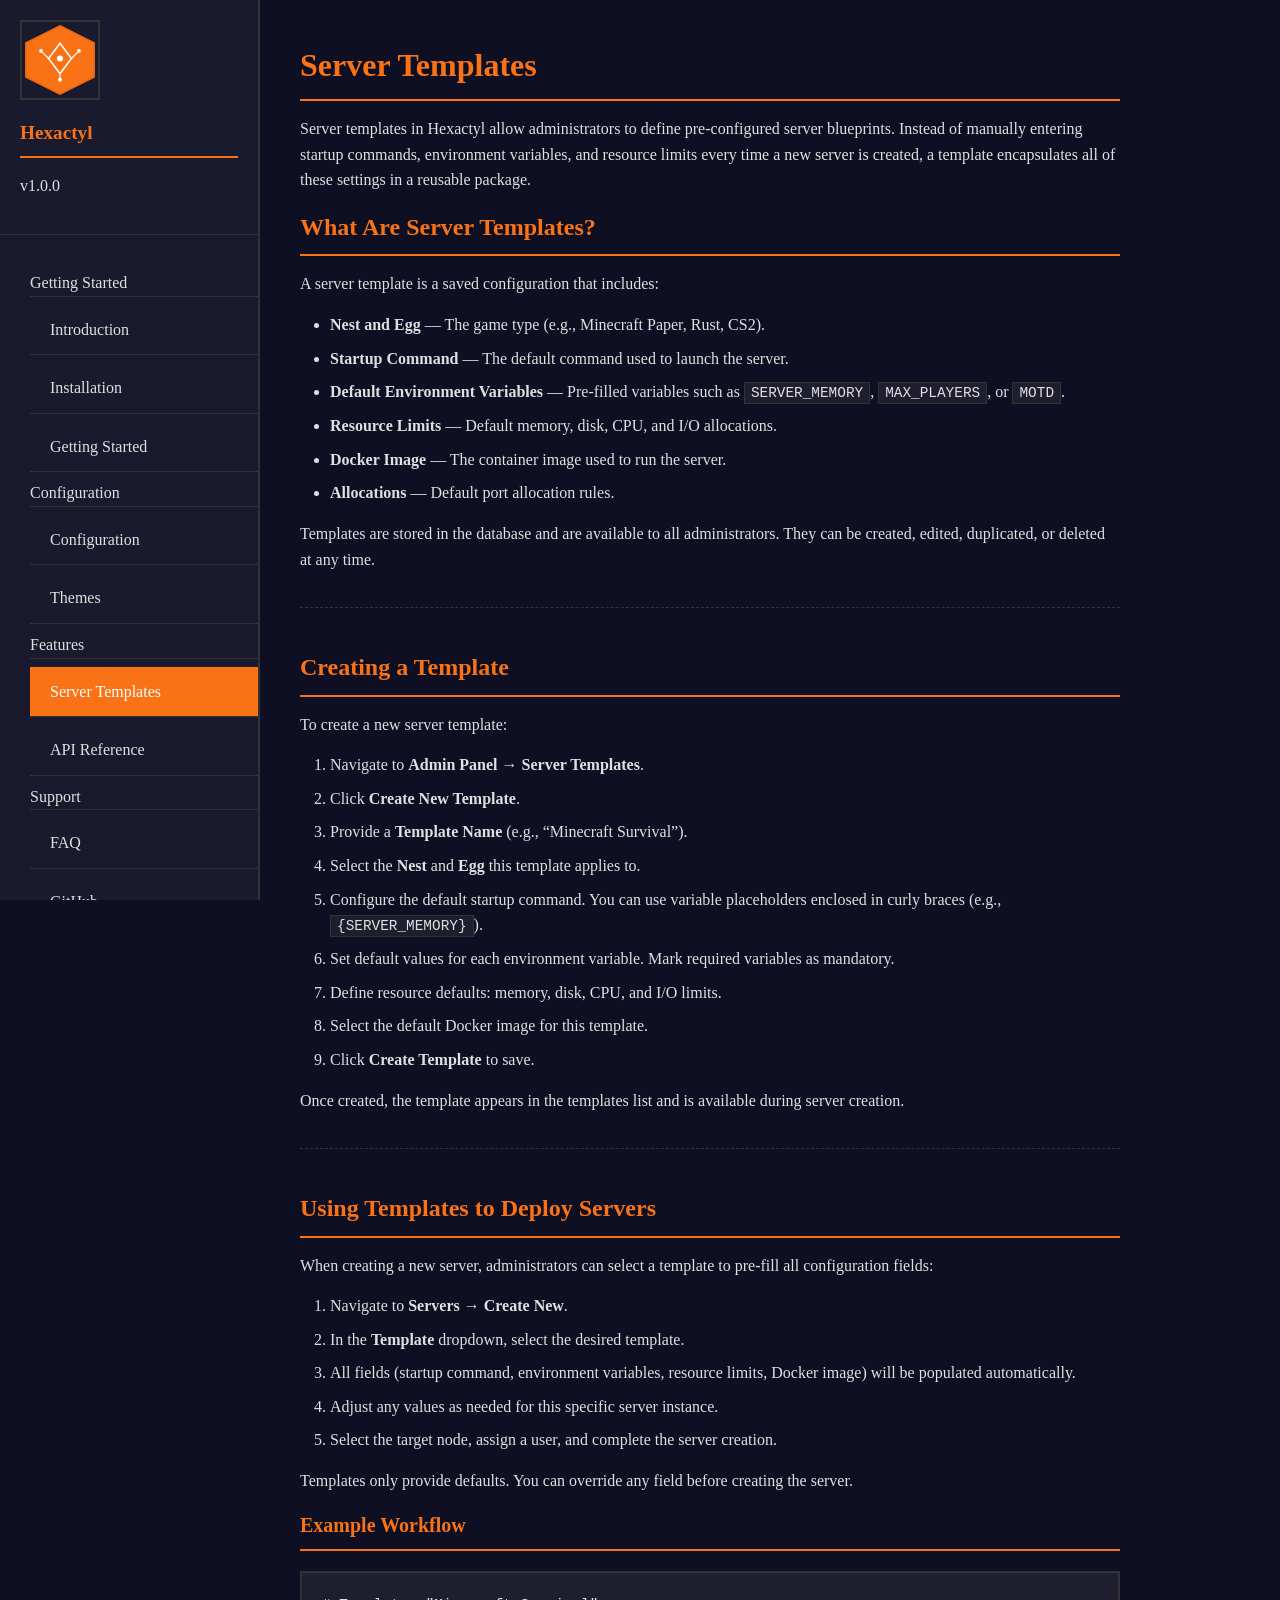
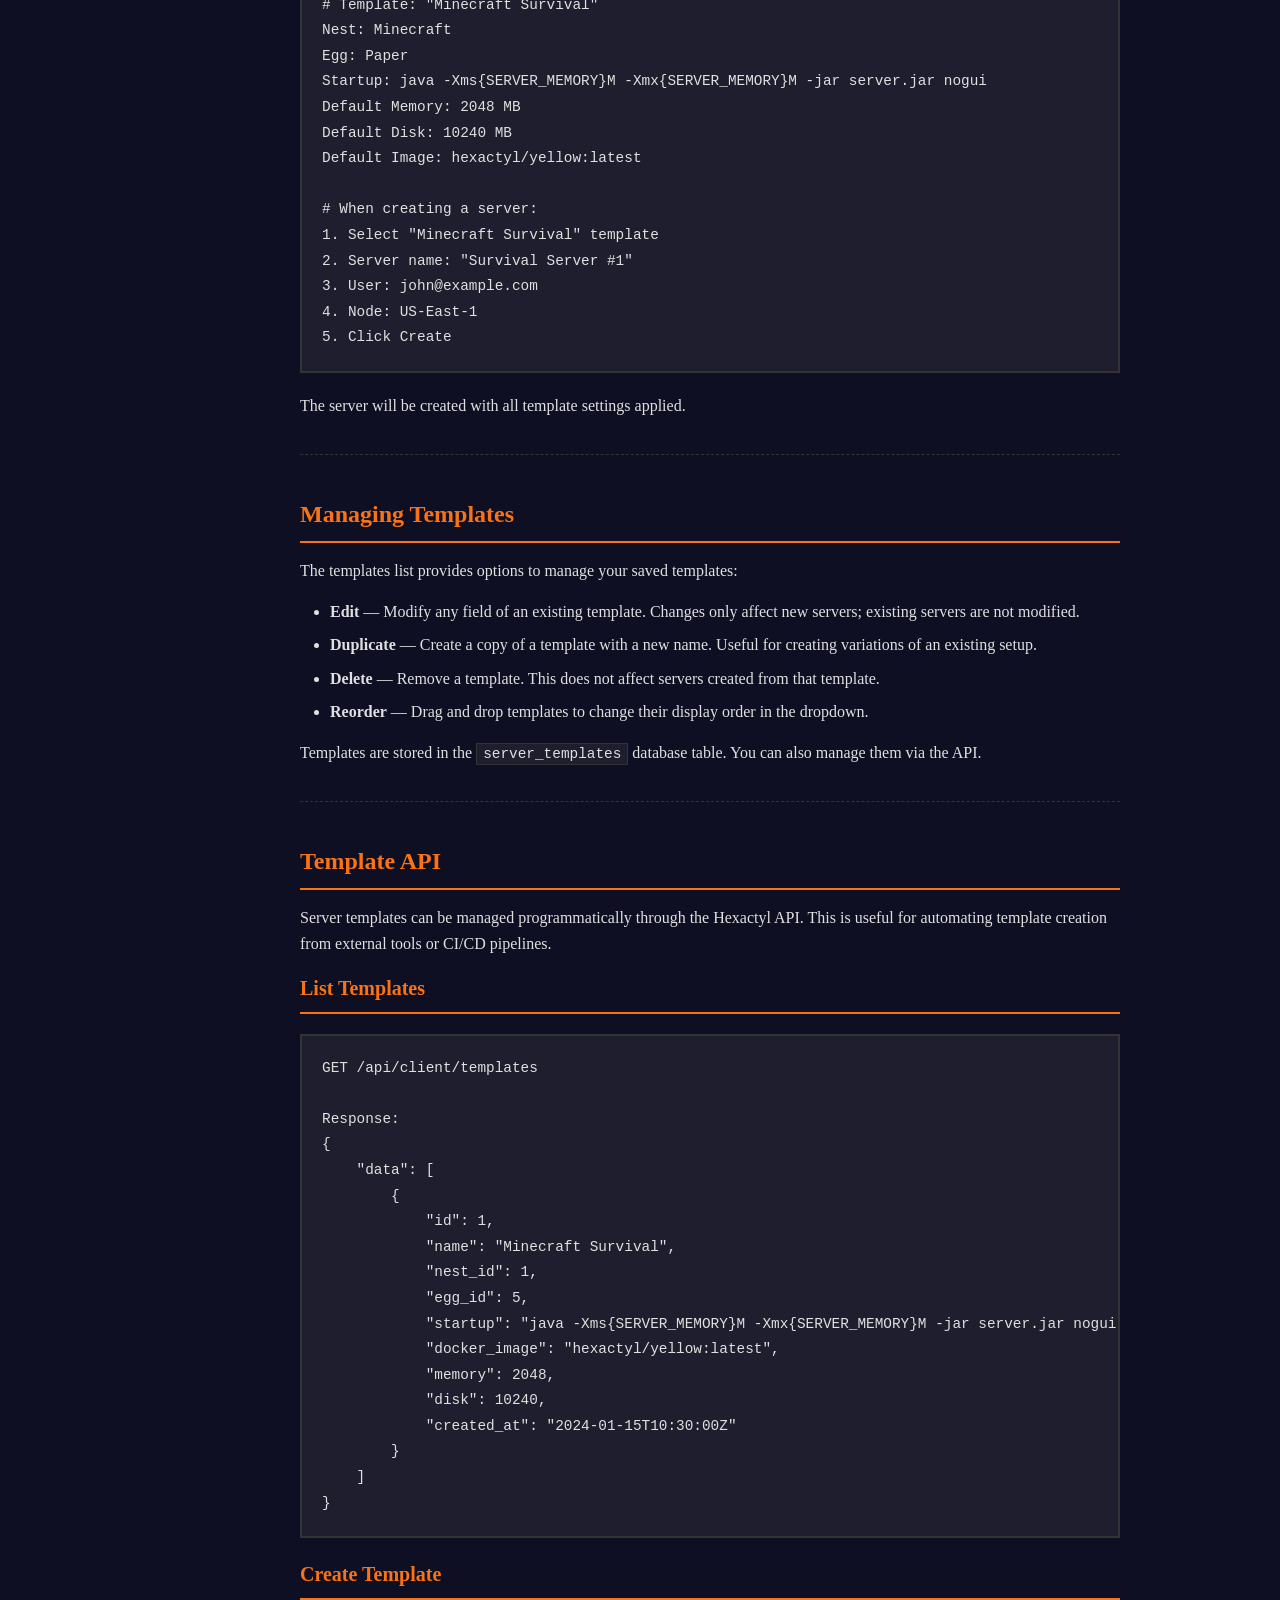
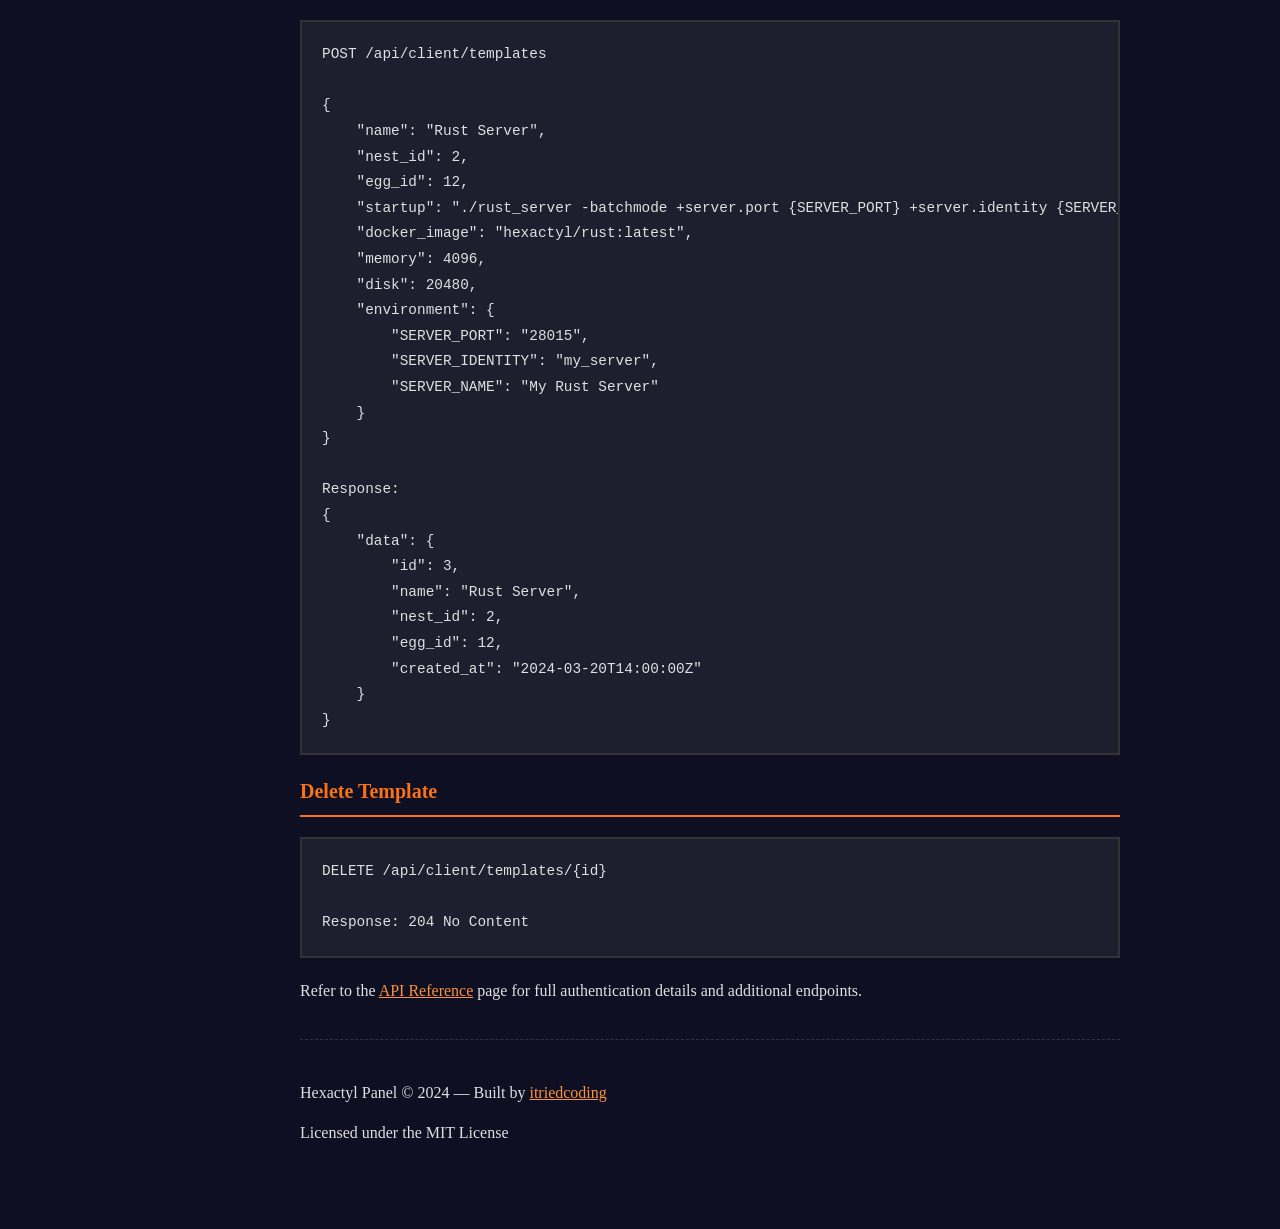
<file: docs/server-templates.html>
<!DOCTYPE html>
<html lang="en">
<head>
    <meta charset="UTF-8">
    <meta name="viewport" content="width=device-width, initial-scale=1.0">
    <title>Server Templates - Hexactyl Documentation</title>
    <link rel="stylesheet" href="styles.css">
    <link rel="icon" href="assets/favicon.ico">
</head>
<body>
    <div class="container">
        <aside class="sidebar" id="sidebar">
            <div class="sidebar-header">
                <img src="assets/hexactyl-logo.svg" alt="Hexactyl" class="logo">
                <h1>Hexactyl</h1>
                <p class="version">v1.0.0</p>
            </div>
            <nav>
                <ul>
                    <li class="nav-section">Getting Started</li>
                    <li><a href="index.html">Introduction</a></li>
                    <li><a href="installation.html">Installation</a></li>
                    <li><a href="getting-started.html">Getting Started</a></li>
                    <li class="nav-section">Configuration</li>
                    <li><a href="configuration.html">Configuration</a></li>
                    <li><a href="themes.html">Themes</a></li>
                    <li class="nav-section">Features</li>
                    <li><a href="server-templates.html" class="active">Server Templates</a></li>
                    <li><a href="api.html">API Reference</a></li>
                    <li class="nav-section">Support</li>
                    <li><a href="faq.html">FAQ</a></li>
                    <li><a href="https://github.com/Hexactyl-Projects/hexactyl" target="_blank">GitHub</a></li>
                </ul>
            </nav>
        </aside>

        <main class="main-content">
            <h1>Server Templates</h1>
            <p>Server templates in Hexactyl allow administrators to define pre-configured server blueprints. Instead of manually entering startup commands, environment variables, and resource limits every time a new server is created, a template encapsulates all of these settings in a reusable package.</p>

            <section>
                <h2>What Are Server Templates?</h2>
                <p>A server template is a saved configuration that includes:</p>
                <ul>
                    <li><strong>Nest and Egg</strong> &mdash; The game type (e.g., Minecraft Paper, Rust, CS2).</li>
                    <li><strong>Startup Command</strong> &mdash; The default command used to launch the server.</li>
                    <li><strong>Default Environment Variables</strong> &mdash; Pre-filled variables such as <code>SERVER_MEMORY</code>, <code>MAX_PLAYERS</code>, or <code>MOTD</code>.</li>
                    <li><strong>Resource Limits</strong> &mdash; Default memory, disk, CPU, and I/O allocations.</li>
                    <li><strong>Docker Image</strong> &mdash; The container image used to run the server.</li>
                    <li><strong>Allocations</strong> &mdash; Default port allocation rules.</li>
                </ul>
                <p>Templates are stored in the database and are available to all administrators. They can be created, edited, duplicated, or deleted at any time.</p>
            </section>

            <section>
                <h2>Creating a Template</h2>
                <p>To create a new server template:</p>
                <ol>
                    <li>Navigate to <strong>Admin Panel &rarr; Server Templates</strong>.</li>
                    <li>Click <strong>Create New Template</strong>.</li>
                    <li>Provide a <strong>Template Name</strong> (e.g., &ldquo;Minecraft Survival&rdquo;).</li>
                    <li>Select the <strong>Nest</strong> and <strong>Egg</strong> this template applies to.</li>
                    <li>Configure the default startup command. You can use variable placeholders enclosed in curly braces (e.g., <code>{SERVER_MEMORY}</code>).</li>
                    <li>Set default values for each environment variable. Mark required variables as mandatory.</li>
                    <li>Define resource defaults: memory, disk, CPU, and I/O limits.</li>
                    <li>Select the default Docker image for this template.</li>
                    <li>Click <strong>Create Template</strong> to save.</li>
                </ol>
                <p>Once created, the template appears in the templates list and is available during server creation.</p>
            </section>

            <section>
                <h2>Using Templates to Deploy Servers</h2>
                <p>When creating a new server, administrators can select a template to pre-fill all configuration fields:</p>
                <ol>
                    <li>Navigate to <strong>Servers &rarr; Create New</strong>.</li>
                    <li>In the <strong>Template</strong> dropdown, select the desired template.</li>
                    <li>All fields (startup command, environment variables, resource limits, Docker image) will be populated automatically.</li>
                    <li>Adjust any values as needed for this specific server instance.</li>
                    <li>Select the target node, assign a user, and complete the server creation.</li>
                </ol>
                <p>Templates only provide defaults. You can override any field before creating the server.</p>
                <h3>Example Workflow</h3>
                <pre><code># Template: "Minecraft Survival"
Nest: Minecraft
Egg: Paper
Startup: java -Xms{SERVER_MEMORY}M -Xmx{SERVER_MEMORY}M -jar server.jar nogui
Default Memory: 2048 MB
Default Disk: 10240 MB
Default Image: hexactyl/yellow:latest

# When creating a server:
1. Select "Minecraft Survival" template
2. Server name: "Survival Server #1"
3. User: john@example.com
4. Node: US-East-1
5. Click Create</code></pre>
                <p>The server will be created with all template settings applied.</p>
            </section>

            <section>
                <h2>Managing Templates</h2>
                <p>The templates list provides options to manage your saved templates:</p>
                <ul>
                    <li><strong>Edit</strong> &mdash; Modify any field of an existing template. Changes only affect new servers; existing servers are not modified.</li>
                    <li><strong>Duplicate</strong> &mdash; Create a copy of a template with a new name. Useful for creating variations of an existing setup.</li>
                    <li><strong>Delete</strong> &mdash; Remove a template. This does not affect servers created from that template.</li>
                    <li><strong>Reorder</strong> &mdash; Drag and drop templates to change their display order in the dropdown.</li>
                </ul>
                <p>Templates are stored in the <code>server_templates</code> database table. You can also manage them via the API.</p>
            </section>

            <section>
                <h2>Template API</h2>
                <p>Server templates can be managed programmatically through the Hexactyl API. This is useful for automating template creation from external tools or CI/CD pipelines.</p>
                <h3>List Templates</h3>
                <pre><code>GET /api/client/templates

Response:
{
    "data": [
        {
            "id": 1,
            "name": "Minecraft Survival",
            "nest_id": 1,
            "egg_id": 5,
            "startup": "java -Xms{SERVER_MEMORY}M -Xmx{SERVER_MEMORY}M -jar server.jar nogui",
            "docker_image": "hexactyl/yellow:latest",
            "memory": 2048,
            "disk": 10240,
            "created_at": "2024-01-15T10:30:00Z"
        }
    ]
}</code></pre>

                <h3>Create Template</h3>
                <pre><code>POST /api/client/templates

{
    "name": "Rust Server",
    "nest_id": 2,
    "egg_id": 12,
    "startup": "./rust_server -batchmode +server.port {SERVER_PORT} +server.identity {SERVER_IDENTITY}",
    "docker_image": "hexactyl/rust:latest",
    "memory": 4096,
    "disk": 20480,
    "environment": {
        "SERVER_PORT": "28015",
        "SERVER_IDENTITY": "my_server",
        "SERVER_NAME": "My Rust Server"
    }
}

Response:
{
    "data": {
        "id": 3,
        "name": "Rust Server",
        "nest_id": 2,
        "egg_id": 12,
        "created_at": "2024-03-20T14:00:00Z"
    }
}</code></pre>

                <h3>Delete Template</h3>
                <pre><code>DELETE /api/client/templates/{id}

Response: 204 No Content</code></pre>
                <p>Refer to the <a href="api.html">API Reference</a> page for full authentication details and additional endpoints.</p>
            </section>

            <footer class="footer">
                <p>Hexactyl Panel &copy; 2024 &mdash; Built by <a href="https://github.com/itriedcoding" target="_blank">itriedcoding</a></p>
                <p>Licensed under the MIT License</p>
            </footer>
        </main>
    </div>
</body>
</html>
</file>
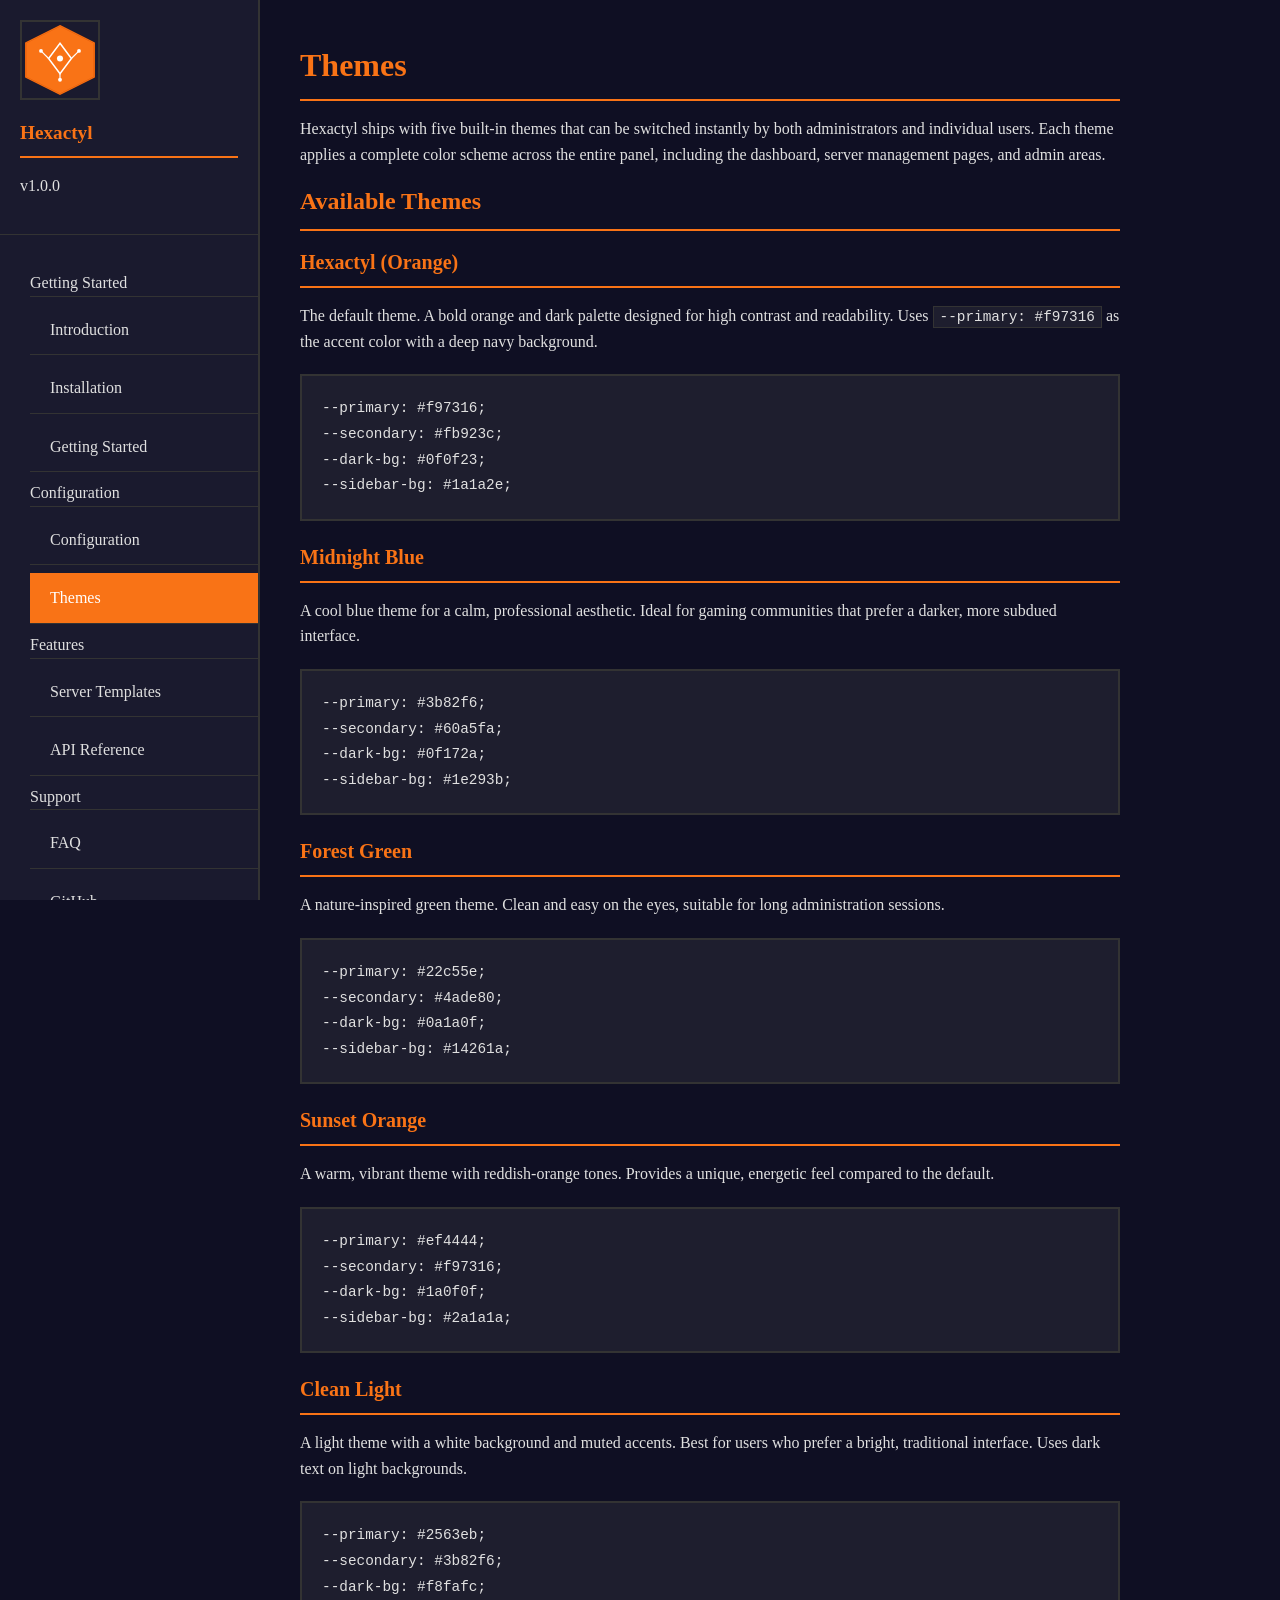
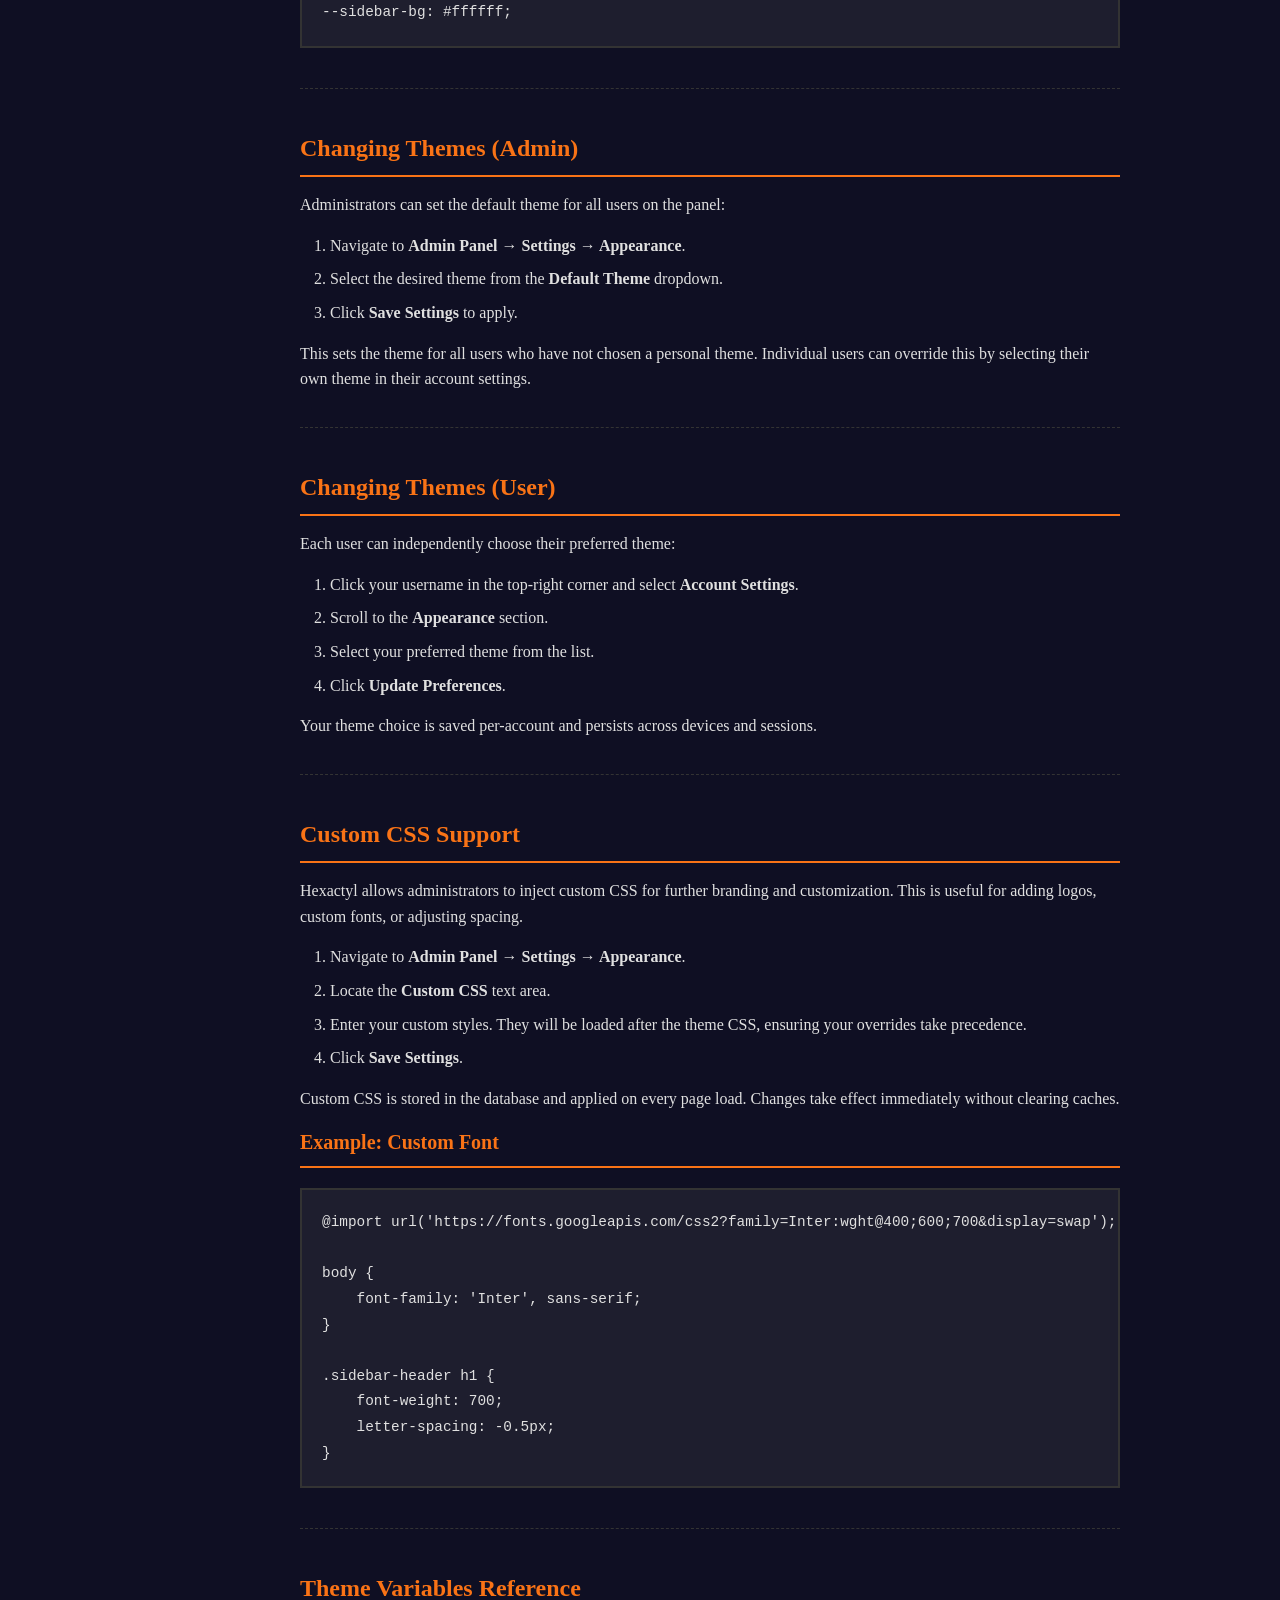
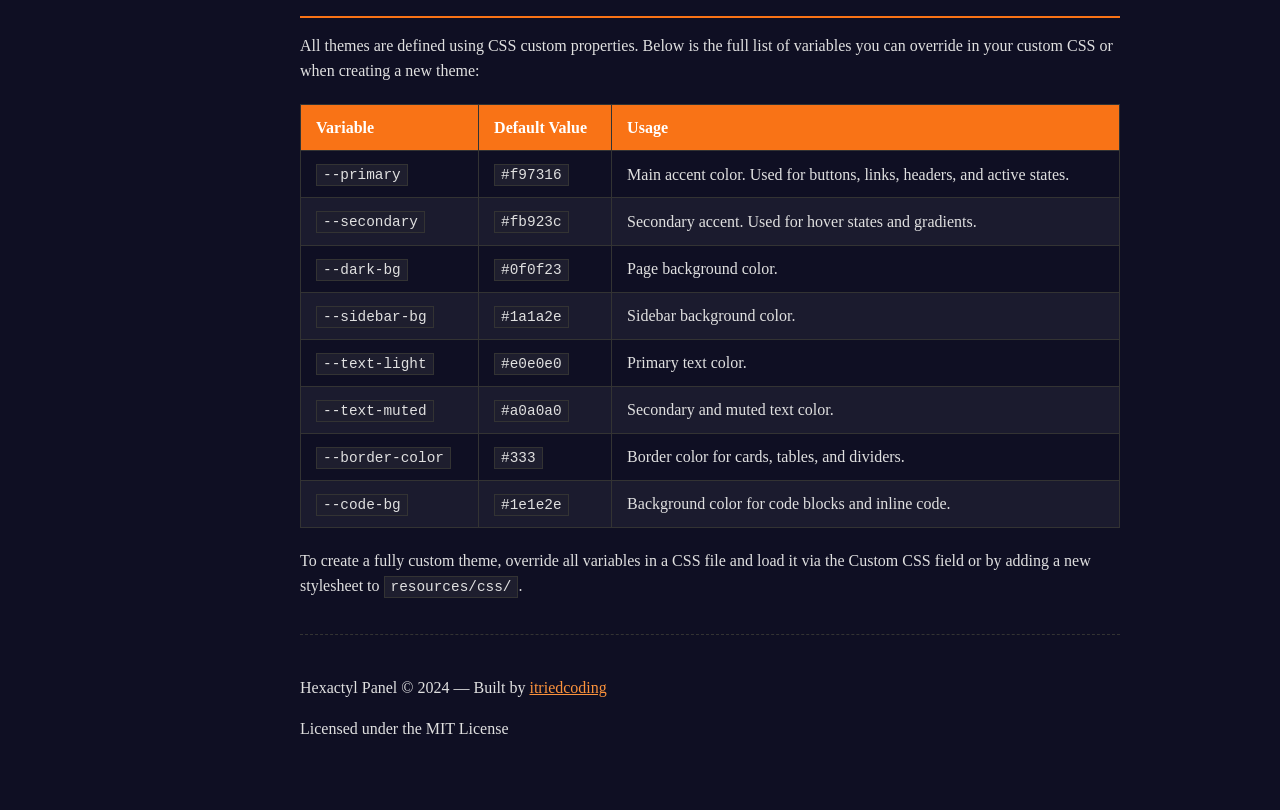
<file: docs/themes.html>
<!DOCTYPE html>
<html lang="en">
<head>
    <meta charset="UTF-8">
    <meta name="viewport" content="width=device-width, initial-scale=1.0">
    <title>Themes - Hexactyl Documentation</title>
    <link rel="stylesheet" href="styles.css">
    <link rel="icon" href="assets/favicon.ico">
</head>
<body>
    <div class="container">
        <aside class="sidebar" id="sidebar">
            <div class="sidebar-header">
                <img src="assets/hexactyl-logo.svg" alt="Hexactyl" class="logo">
                <h1>Hexactyl</h1>
                <p class="version">v1.0.0</p>
            </div>
            <nav>
                <ul>
                    <li class="nav-section">Getting Started</li>
                    <li><a href="index.html">Introduction</a></li>
                    <li><a href="installation.html">Installation</a></li>
                    <li><a href="getting-started.html">Getting Started</a></li>
                    <li class="nav-section">Configuration</li>
                    <li><a href="configuration.html">Configuration</a></li>
                    <li><a href="themes.html" class="active">Themes</a></li>
                    <li class="nav-section">Features</li>
                    <li><a href="server-templates.html">Server Templates</a></li>
                    <li><a href="api.html">API Reference</a></li>
                    <li class="nav-section">Support</li>
                    <li><a href="faq.html">FAQ</a></li>
                    <li><a href="https://github.com/Hexactyl-Projects/hexactyl" target="_blank">GitHub</a></li>
                </ul>
            </nav>
        </aside>

        <main class="main-content">
            <h1>Themes</h1>
            <p>Hexactyl ships with five built-in themes that can be switched instantly by both administrators and individual users. Each theme applies a complete color scheme across the entire panel, including the dashboard, server management pages, and admin areas.</p>

            <section>
                <h2>Available Themes</h2>
                <div class="features-grid">
                    <div class="feature-card">
                        <h3>Hexactyl (Orange)</h3>
                        <p>The default theme. A bold orange and dark palette designed for high contrast and readability. Uses <code>--primary: #f97316</code> as the accent color with a deep navy background.</p>
                        <pre><code>--primary: #f97316;
--secondary: #fb923c;
--dark-bg: #0f0f23;
--sidebar-bg: #1a1a2e;</code></pre>
                    </div>
                    <div class="feature-card">
                        <h3>Midnight Blue</h3>
                        <p>A cool blue theme for a calm, professional aesthetic. Ideal for gaming communities that prefer a darker, more subdued interface.</p>
                        <pre><code>--primary: #3b82f6;
--secondary: #60a5fa;
--dark-bg: #0f172a;
--sidebar-bg: #1e293b;</code></pre>
                    </div>
                    <div class="feature-card">
                        <h3>Forest Green</h3>
                        <p>A nature-inspired green theme. Clean and easy on the eyes, suitable for long administration sessions.</p>
                        <pre><code>--primary: #22c55e;
--secondary: #4ade80;
--dark-bg: #0a1a0f;
--sidebar-bg: #14261a;</code></pre>
                    </div>
                    <div class="feature-card">
                        <h3>Sunset Orange</h3>
                        <p>A warm, vibrant theme with reddish-orange tones. Provides a unique, energetic feel compared to the default.</p>
                        <pre><code>--primary: #ef4444;
--secondary: #f97316;
--dark-bg: #1a0f0f;
--sidebar-bg: #2a1a1a;</code></pre>
                    </div>
                    <div class="feature-card">
                        <h3>Clean Light</h3>
                        <p>A light theme with a white background and muted accents. Best for users who prefer a bright, traditional interface. Uses dark text on light backgrounds.</p>
                        <pre><code>--primary: #2563eb;
--secondary: #3b82f6;
--dark-bg: #f8fafc;
--sidebar-bg: #ffffff;</code></pre>
                    </div>
                </div>
            </section>

            <section>
                <h2>Changing Themes (Admin)</h2>
                <p>Administrators can set the default theme for all users on the panel:</p>
                <ol>
                    <li>Navigate to <strong>Admin Panel &rarr; Settings &rarr; Appearance</strong>.</li>
                    <li>Select the desired theme from the <strong>Default Theme</strong> dropdown.</li>
                    <li>Click <strong>Save Settings</strong> to apply.</li>
                </ol>
                <p>This sets the theme for all users who have not chosen a personal theme. Individual users can override this by selecting their own theme in their account settings.</p>
            </section>

            <section>
                <h2>Changing Themes (User)</h2>
                <p>Each user can independently choose their preferred theme:</p>
                <ol>
                    <li>Click your username in the top-right corner and select <strong>Account Settings</strong>.</li>
                    <li>Scroll to the <strong>Appearance</strong> section.</li>
                    <li>Select your preferred theme from the list.</li>
                    <li>Click <strong>Update Preferences</strong>.</li>
                </ol>
                <p>Your theme choice is saved per-account and persists across devices and sessions.</p>
            </section>

            <section>
                <h2>Custom CSS Support</h2>
                <p>Hexactyl allows administrators to inject custom CSS for further branding and customization. This is useful for adding logos, custom fonts, or adjusting spacing.</p>
                <ol>
                    <li>Navigate to <strong>Admin Panel &rarr; Settings &rarr; Appearance</strong>.</li>
                    <li>Locate the <strong>Custom CSS</strong> text area.</li>
                    <li>Enter your custom styles. They will be loaded after the theme CSS, ensuring your overrides take precedence.</li>
                    <li>Click <strong>Save Settings</strong>.</li>
                </ol>
                <p>Custom CSS is stored in the database and applied on every page load. Changes take effect immediately without clearing caches.</p>
                <h3>Example: Custom Font</h3>
                <pre><code>@import url('https://fonts.googleapis.com/css2?family=Inter:wght@400;600;700&display=swap');

body {
    font-family: 'Inter', sans-serif;
}

.sidebar-header h1 {
    font-weight: 700;
    letter-spacing: -0.5px;
}</code></pre>
            </section>

            <section>
                <h2>Theme Variables Reference</h2>
                <p>All themes are defined using CSS custom properties. Below is the full list of variables you can override in your custom CSS or when creating a new theme:</p>
                <table>
                    <thead>
                        <tr>
                            <th>Variable</th>
                            <th>Default Value</th>
                            <th>Usage</th>
                        </tr>
                    </thead>
                    <tbody>
                        <tr><td><code>--primary</code></td><td><code>#f97316</code></td><td>Main accent color. Used for buttons, links, headers, and active states.</td></tr>
                        <tr><td><code>--secondary</code></td><td><code>#fb923c</code></td><td>Secondary accent. Used for hover states and gradients.</td></tr>
                        <tr><td><code>--dark-bg</code></td><td><code>#0f0f23</code></td><td>Page background color.</td></tr>
                        <tr><td><code>--sidebar-bg</code></td><td><code>#1a1a2e</code></td><td>Sidebar background color.</td></tr>
                        <tr><td><code>--text-light</code></td><td><code>#e0e0e0</code></td><td>Primary text color.</td></tr>
                        <tr><td><code>--text-muted</code></td><td><code>#a0a0a0</code></td><td>Secondary and muted text color.</td></tr>
                        <tr><td><code>--border-color</code></td><td><code>#333</code></td><td>Border color for cards, tables, and dividers.</td></tr>
                        <tr><td><code>--code-bg</code></td><td><code>#1e1e2e</code></td><td>Background color for code blocks and inline code.</td></tr>
                    </tbody>
                </table>
                <p>To create a fully custom theme, override all variables in a CSS file and load it via the Custom CSS field or by adding a new stylesheet to <code>resources/css/</code>.</p>
            </section>

            <footer class="footer">
                <p>Hexactyl Panel &copy; 2024 &mdash; Built by <a href="https://github.com/itriedcoding" target="_blank">itriedcoding</a></p>
                <p>Licensed under the MIT License</p>
            </footer>
        </main>
    </div>
</body>
</html>
</file>
<file: docs/styles.css>
/* Hexactyl Documentation Stylesheet */
/* Old-school, no-nonsense styling */

/* ============================
   CSS Variables
   ============================ */
:root {
  --primary: #f97316;
  --secondary: #fb923c;
  --dark-bg: #0f0f23;
  --sidebar-bg: #1a1a2e;
  --text-light: #e0e0e0;
  --text-muted: #a0a0a0;
  --border-color: #333;
  --code-bg: #1e1e2e;
}

/* ============================
   Reset & Base
   ============================ */
* {
  margin: 0;
  padding: 0;
  box-sizing: border-box;
}

html {
  font-size: 16px;
  scroll-behavior: smooth;
}

body {
  font-family: Georgia, 'Times New Roman', serif;
  background-color: var(--dark-bg);
  color: var(--text-light);
  line-height: 1.6;
}

/* ============================
   Layout
   ============================ */
.container {
  display: flex;
  min-height: 100vh;
}

.sidebar {
  width: 260px;
  background-color: var(--sidebar-bg);
  border-right: 2px solid var(--border-color);
  padding: 20px 0;
  position: fixed;
  height: 100vh;
  overflow-y: auto;
}

.sidebar-header {
  padding: 0 20px 20px;
  border-bottom: 1px solid var(--border-color);
}

.sidebar-header img {
  width: 80px;
  height: auto;
}

.sidebar-header h1 {
  font-size: 1.2rem;
  color: var(--primary);
  margin-top: 10px;
}

.sidebar nav {
  padding: 20px 0;
}

.sidebar nav ul {
  list-style: none;
}

.sidebar nav ul li {
  border-bottom: 1px solid var(--border-color);
}

.sidebar nav ul li a {
  display: block;
  padding: 12px 20px;
  color: var(--text-light);
  text-decoration: none;
  transition: background-color 0.2s;
}

.sidebar nav ul li a:hover,
.sidebar nav ul li a.active {
  background-color: var(--primary);
  color: #fff;
}

.main-content {
  margin-left: 260px;
  flex: 1;
  padding: 40px;
  max-width: 900px;
}

/* ============================
   Typography
   ============================ */
h1, h2, h3, h4, h5, h6 {
  font-family: Georgia, serif;
  color: var(--primary);
  margin-bottom: 15px;
  border-bottom: 2px solid var(--primary);
  padding-bottom: 8px;
}

h1 {
  font-size: 2rem;
}

h2 {
  font-size: 1.5rem;
}

h3 {
  font-size: 1.25rem;
}

p {
  margin-bottom: 15px;
}

a {
  color: var(--secondary);
  text-decoration: underline;
}

a:hover {
  color: var(--primary);
}

/* ============================
   Code Blocks
   ============================ */
code {
  font-family: 'Courier New', Courier, monospace;
  background-color: var(--code-bg);
  padding: 2px 6px;
  border: 1px solid var(--border-color);
  font-size: 0.9rem;
}

pre {
  background-color: var(--code-bg);
  border: 2px solid var(--border-color);
  padding: 20px;
  margin: 20px 0;
  overflow-x: auto;
}

pre code {
  background: none;
  border: none;
  padding: 0;
}

/* ============================
   Tables
   ============================ */
table {
  width: 100%;
  border-collapse: collapse;
  margin: 20px 0;
}

th, td {
  border: 1px solid var(--border-color);
  padding: 10px 15px;
  text-align: left;
}

th {
  background-color: var(--primary);
  color: #fff;
  font-weight: bold;
}

tr:nth-child(even) {
  background-color: rgba(255, 255, 255, 0.05);
}

/* ============================
   Sections
   ============================ */
section {
  margin-bottom: 40px;
  padding-bottom: 20px;
  border-bottom: 1px dashed var(--border-color);
}

section:last-child {
  border-bottom: none;
}

/* ============================
   Lists
   ============================ */
ul, ol {
  margin: 15px 0;
  padding-left: 30px;
}

li {
  margin-bottom: 8px;
}

/* ============================
   Blockquotes
   ============================ */
blockquote {
  border-left: 4px solid var(--primary);
  padding: 10px 20px;
  margin: 20px 0;
  background-color: rgba(249, 115, 22, 0.1);
  font-style: italic;
}

/* ============================
   Buttons
   ============================ */
button, .btn {
  font-family: Georgia, serif;
  background-color: var(--primary);
  color: #fff;
  border: 2px solid var(--secondary);
  padding: 10px 20px;
  cursor: pointer;
  font-size: 1rem;
}

button:hover, .btn:hover {
  background-color: var(--secondary);
}

/* ============================
   Images
   ============================ */
img {
  max-width: 100%;
  height: auto;
  border: 2px solid var(--border-color);
}

/* ============================
   Mobile Responsive
   ============================ */
@media (max-width: 768px) {
  .container {
    flex-direction: column;
  }
  
  .sidebar {
    width: 100%;
    height: auto;
    position: relative;
    border-right: none;
    border-bottom: 2px solid var(--border-color);
  }
  
  .main-content {
    margin-left: 0;
    padding: 20px;
  }
  
  h1 {
    font-size: 1.5rem;
  }
  
  h2 {
    font-size: 1.25rem;
  }
}

@media (max-width: 480px) {
  .sidebar nav ul li a {
    padding: 10px 15px;
    font-size: 0.9rem;
  }
  
  .main-content {
    padding: 15px;
  }
  
  pre {
    padding: 15px;
    font-size: 0.85rem;
  }
}

/* ============================
   Scrollbar Styling
   ============================ */
::-webkit-scrollbar {
  width: 8px;
}

::-webkit-scrollbar-track {
  background: var(--dark-bg);
}

::-webkit-scrollbar-thumb {
  background: var(--primary);
}

::-webkit-scrollbar-thumb:hover {
  background: var(--secondary);
}
</file>
